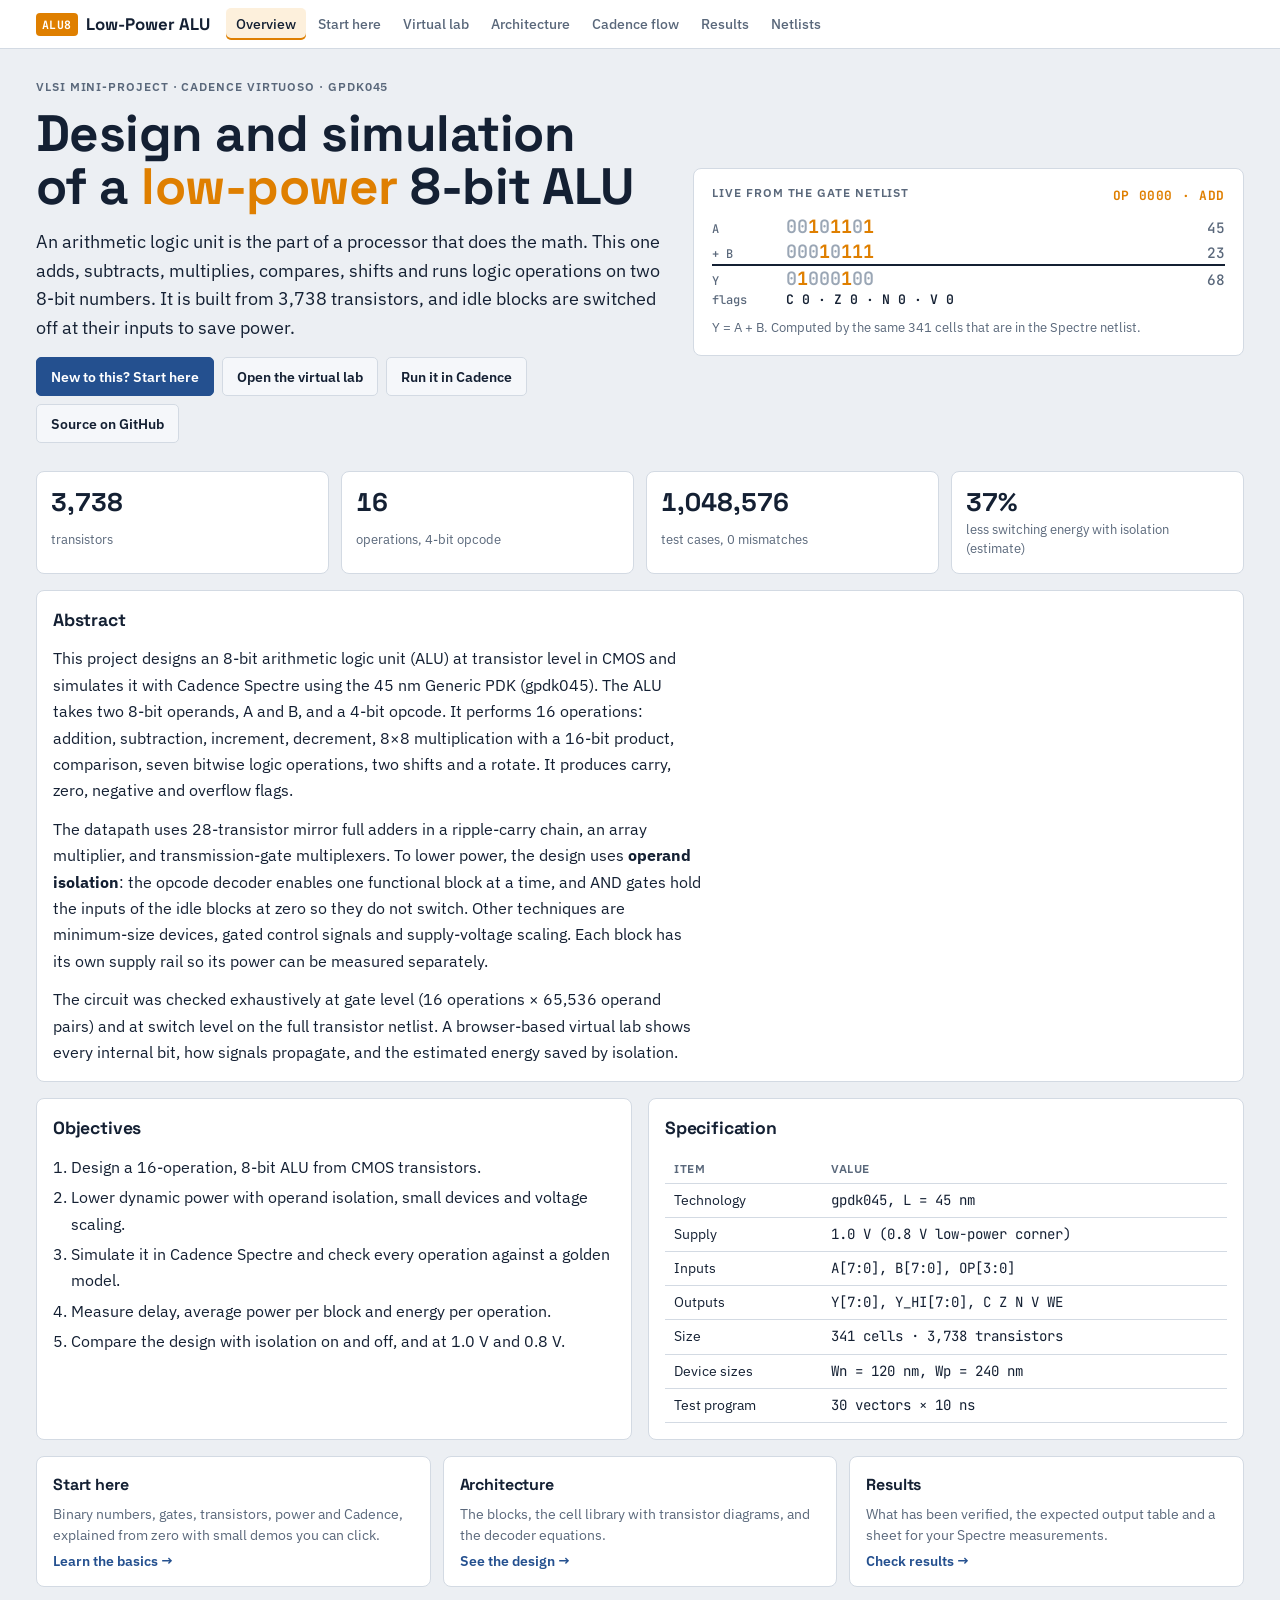
<file: index.html>
<!doctype html>
<html lang="en">
<head>
<meta charset="utf-8">
<meta name="viewport" content="width=device-width, initial-scale=1, viewport-fit=cover">
<title>Low-Power 8-Bit ALU</title>
<meta name="claude:viewport-fit-sides" content="cover">
<link rel="preconnect" href="https://fonts.googleapis.com">
<link rel="preconnect" href="https://fonts.gstatic.com" crossorigin>
<link rel="stylesheet" href="https://fonts.googleapis.com/css2?family=IBM+Plex+Sans:wght@400;500;600&family=JetBrains+Mono:wght@400;600;700&family=Space+Grotesk:wght@500;700&display=swap">
<style>

/* Layout: a bench instrument. Controls and readout up top, then the circuit, then timing,
   power and waveforms, like the panels of a logic analyser. Logic 1 = amber, logic 0 = slate. */
:root {
  --bg: #eceff3; --panel: #ffffff; --panel-2: #f5f7fa; --ink: #142033; --muted: #5a687b;
  --line: #d3dae3; --hi: #df7f00; --hi-soft: #fdf0dc; --lo: #9aa6b5; --accent: #24508f;
  --u-arith: #13806b; --u-mul: #7b4bc4; --u-logic: #2c6fd6; --u-shift: #c03a70; --u-ctrl: #5a687b;
  --good: #1d7a3e; --bad: #b42318; --warn: #a15c00;
  --f-display: "Space Grotesk", "Segoe UI", system-ui, sans-serif;
  --f-body: "IBM Plex Sans", "Segoe UI", system-ui, sans-serif;
  --f-mono: "JetBrains Mono", Consolas, "Courier New", monospace;
}
@media (prefers-color-scheme: dark) { :root:not([data-theme="light"]) {
  --bg: #0d131b; --panel: #141c27; --panel-2: #1a2330; --ink: #e3e9f1; --muted: #8e9cb0;
  --line: #273345; --hi: #ffb23e; --hi-soft: #3a2a12; --lo: #4d5b6c; --accent: #86acef;
  --u-arith: #3cc6a3; --u-mul: #b08af0; --u-logic: #6ea3ff; --u-shift: #f0739f; --u-ctrl: #8e9cb0;
  --good: #4cc27a; --bad: #ff7b6e; --warn: #f0b050; color-scheme: dark; } }
:root[data-theme="dark"] {
  --bg: #0d131b; --panel: #141c27; --panel-2: #1a2330; --ink: #e3e9f1; --muted: #8e9cb0;
  --line: #273345; --hi: #ffb23e; --hi-soft: #3a2a12; --lo: #4d5b6c; --accent: #86acef;
  --u-arith: #3cc6a3; --u-mul: #b08af0; --u-logic: #6ea3ff; --u-shift: #f0739f; --u-ctrl: #8e9cb0;
  --good: #4cc27a; --bad: #ff7b6e; --warn: #f0b050; color-scheme: dark; }

* { box-sizing: border-box; }
body { background: var(--bg); color: var(--ink); font: 15px/1.5 var(--f-body); }
.wrap { max-width: 1240px; margin: 0 auto; padding-block: 20px 48px;
  padding-left: max(16px, env(safe-area-inset-left, 0px)); padding-right: max(16px, env(safe-area-inset-right, 0px));
  display: grid; gap: 16px; }
h1, h2, h3 { font-family: var(--f-display); margin: 0; text-wrap: balance; letter-spacing: -0.01em; }
h1 { font-size: 1.7rem; }
h2 { font-size: 1.1rem; }
p { margin: 0; }
.mono { font-family: var(--f-mono); font-variant-numeric: tabular-nums; }
.muted { color: var(--muted); }
.small { font-size: 0.82rem; }
.eyebrow { font: 600 0.72rem/1 var(--f-body); letter-spacing: 0.08em; text-transform: uppercase; color: var(--muted); }

header.top { display: flex; flex-wrap: wrap; align-items: end; justify-content: space-between; gap: 12px; }
header.top .chips { display: flex; flex-wrap: wrap; gap: 6px; }
.chip { font: 500 0.78rem/1 var(--f-mono); padding: 6px 9px; border: 1px solid var(--line); border-radius: 4px; background: var(--panel); color: var(--muted); }
.chip b { color: var(--ink); font-weight: 600; }

.card { background: var(--panel); border: 1px solid var(--line); border-radius: 8px; padding: 16px; min-width: 0; display: grid; gap: 12px; align-content: start; }
.card-head { display: flex; flex-wrap: wrap; justify-content: space-between; align-items: baseline; gap: 8px; }
.grid2 { display: grid; grid-template-columns: minmax(0, 1fr) minmax(0, 1fr); gap: 16px; }
@media (max-width: 900px) { .grid2 { grid-template-columns: minmax(0, 1fr); } }

/* ---------- operand bit switches */
.operand { display: grid; gap: 6px; }
.operand-row { display: flex; flex-wrap: wrap; gap: 10px; align-items: center; }
.bits { display: grid; grid-template-columns: repeat(8, minmax(0, 40px)); gap: 4px; }
.bitbtn { width: auto; min-width: 0; height: 46px; border-radius: 5px; border: 1px solid var(--line); background: var(--panel-2);
  font: 700 1.15rem/1 var(--f-mono); color: var(--lo); cursor: pointer; display: grid; place-items: center; padding: 4px 0 2px; }
.bitbtn small { font: 500 0.6rem/1 var(--f-mono); color: var(--muted); }
.bitbtn[aria-pressed="true"] { background: var(--hi-soft); color: var(--hi); border-color: var(--hi); }
.bitbtn:focus-visible, button:focus-visible, input:focus-visible, select:focus-visible { outline: 2px solid var(--accent); outline-offset: 2px; }
.numbox { display: flex; gap: 8px; align-items: center; font-size: 0.85rem; color: var(--muted); }
.numbox input { width: 64px; font: 600 0.95rem var(--f-mono); padding: 5px 6px; border: 1px solid var(--line); border-radius: 4px; background: var(--panel-2); color: var(--ink); }
.operand.unused .bits { opacity: 0.45; }

.opgrid { display: grid; grid-template-columns: repeat(4, minmax(0, 1fr)); gap: 6px; }
.opbtn { text-align: left; border: 1px solid var(--line); border-left: 4px solid var(--uc); border-radius: 5px; background: var(--panel-2);
  color: var(--ink); padding: 6px 8px; cursor: pointer; display: grid; gap: 1px; font-family: var(--f-body); }
.opbtn .code { font: 500 0.7rem var(--f-mono); color: var(--muted); }
.opbtn .mn { font: 700 0.95rem var(--f-mono); }
.opbtn[aria-pressed="true"] { background: var(--uc); color: var(--panel); border-color: var(--uc); }
.opbtn[aria-pressed="true"] .code { color: var(--panel); opacity: 0.85; }
.u-arith { --uc: var(--u-arith); } .u-mul { --uc: var(--u-mul); } .u-logic { --uc: var(--u-logic); } .u-shift { --uc: var(--u-shift); } .u-ctrl { --uc: var(--u-ctrl); }

.controls { display: flex; flex-wrap: wrap; gap: 8px; align-items: center; }
button.btn { font: 600 0.85rem var(--f-body); padding: 7px 12px; border-radius: 5px; border: 1px solid var(--line); background: var(--panel-2); color: var(--ink); cursor: pointer; }
button.btn.primary { background: var(--accent); border-color: var(--accent); color: var(--panel); }
.switch { display: inline-flex; gap: 8px; align-items: center; font-size: 0.88rem; cursor: pointer; }
.switch input { width: 18px; height: 18px; accent-color: var(--accent); }

/* ---------- result */
.leds { display: grid; grid-template-columns: repeat(8, minmax(0, 40px)); gap: 4px; }
.led { min-width: 0; height: 40px; border-radius: 5px; display: grid; place-items: center; font: 700 1.2rem/1 var(--f-mono);
  background: var(--panel-2); color: var(--lo); border: 1px solid var(--line); }
.led.on { background: var(--hi); color: var(--panel); border-color: var(--hi); }
.led.dim { opacity: 0.4; }
.flags { display: flex; gap: 6px; flex-wrap: wrap; }
.flag { display: grid; justify-items: center; gap: 3px; width: 62px; }
.flag .led { width: 46px; height: 34px; font-size: 1rem; }
.flag span { font: 500 0.68rem/1.25 var(--f-mono); color: var(--muted); text-align: center; }
.flag span b { color: var(--ink); font-size: 0.8rem; }
.readout { display: flex; flex-wrap: wrap; gap: 6px 18px; font-size: 0.9rem; }
.readout b { font: 700 1.25rem var(--f-mono); }
.op-sentence { font: 600 1.05rem var(--f-mono); }

table.cols { border-collapse: collapse; font: 0.92rem/1.25 var(--f-mono); font-variant-numeric: tabular-nums; }
table.cols td, table.cols th { padding: 2px 5px; text-align: center; white-space: nowrap; }
table.cols th { font-weight: 500; color: var(--muted); font-size: 0.72rem; }
table.cols td.lab { text-align: left; color: var(--muted); font-family: var(--f-body); font-size: 0.82rem; padding-right: 10px; }
table.cols td.dec { text-align: left; color: var(--ink); padding-left: 12px; }
table.cols tr.sum td { border-top: 2px solid var(--ink); }
table.cols tr.sel td:not(.lab) { background: var(--hi-soft); }
table.cols tr.sel td.lab { color: var(--ink); font-weight: 600; }
.b1 { color: var(--hi); font-weight: 700; } .b0 { color: var(--lo); }
.scroll-x { overflow-x: auto; min-width: 0; }
.note { font-size: 0.88rem; color: var(--muted); max-width: 70ch; }
.note b { color: var(--ink); }

/* ---------- svg diagram */
svg text { font-family: var(--f-body); }
svg .t-mono { font-family: var(--f-mono); }
svg .s1 { fill: var(--hi); font-weight: 700; } svg .s0 { fill: var(--lo); }
svg .ink { fill: var(--ink); } svg .mut { fill: var(--muted); }
svg .wire { stroke: var(--lo); stroke-width: 2; fill: none; }
svg .wire.live { stroke: var(--hi); }
svg .box { fill: var(--panel-2); stroke: var(--line); stroke-width: 1.5; }
svg .box.active { stroke: var(--uc); stroke-width: 2.5; }
svg .box.idle { stroke-dasharray: 5 4; }
svg .ubar { fill: var(--uc); }
svg .warnt { fill: var(--warn); }
#diagram { width: 100%; min-width: 760px; height: auto; display: block; }

/* ---------- propagation + power */
.scrub { display: flex; flex-wrap: wrap; gap: 10px; align-items: center; }
.scrub input[type=range] { flex: 1 1 200px; accent-color: var(--hi); }
.kv { display: grid; grid-template-columns: auto 1fr; gap: 4px 14px; font-size: 0.88rem; }
.kv dt { color: var(--muted); } .kv dd { margin: 0; font-family: var(--f-mono); font-variant-numeric: tabular-nums; }
.bars { display: grid; gap: 8px; }
.barrow { display: grid; grid-template-columns: 92px minmax(0, 1fr) 96px; gap: 8px; align-items: center; font-size: 0.85rem; }
.barrow .track { display: flex; height: 18px; background: var(--panel-2); border-radius: 3px; overflow: hidden; }
.barrow .track i { display: block; height: 100%; background: var(--uc); }
.barrow .val { font-family: var(--f-mono); text-align: right; font-variant-numeric: tabular-nums; }
.legend { display: flex; flex-wrap: wrap; gap: 4px 12px; font-size: 0.78rem; color: var(--muted); }
.legend span::before { content: ""; display: inline-block; width: 10px; height: 10px; border-radius: 2px; background: var(--uc); margin-right: 5px; vertical-align: -1px; }
.saving { font: 700 1.6rem var(--f-display); color: var(--good); }
.pill { display: inline-block; font: 600 0.75rem var(--f-mono); padding: 3px 7px; border-radius: 99px; background: var(--panel-2); border: 1px solid var(--line); }
.pill.good { color: var(--good); border-color: var(--good); }
.pill.bad { color: var(--bad); border-color: var(--bad); }
.pill.warn { color: var(--warn); border-color: var(--warn); }

#wave { display: block; }
#wave .slot { cursor: pointer; }
#wave .slot:hover rect.hit { fill: var(--hi-soft); }
table.optable { border-collapse: collapse; width: 100%; font-size: 0.86rem; }
table.optable th, table.optable td { text-align: left; padding: 5px 8px; border-bottom: 1px solid var(--line); white-space: nowrap; }
table.optable th { font-size: 0.72rem; color: var(--muted); font-weight: 600; letter-spacing: 0.05em; text-transform: uppercase; }
table.optable td.code { font-family: var(--f-mono); }
table.optable tr { cursor: pointer; }
table.optable tr:hover td { background: var(--panel-2); }
.dot { display: inline-block; width: 9px; height: 9px; border-radius: 50%; background: var(--uc); margin-right: 6px; }
@media (prefers-reduced-motion: reduce) { * { transition: none !important; animation: none !important; } }
@media (max-width: 520px) {
  .opgrid { grid-template-columns: repeat(2, minmax(0, 1fr)); }
  .barrow { grid-template-columns: 70px minmax(0, 1fr) 80px; }
}


/* ================= site layer ================= */
/* Layout: a project site with a sticky instrument-style nav; each section is a hash-routed view. */
[hidden] { display: none !important; }
body { margin: 0; }
body::before { content: ""; position: fixed; inset: 0 0 auto; height: env(safe-area-inset-top, 0px); z-index: 30; background: var(--panel); }
.nav { position: sticky; top: env(safe-area-inset-top, 0px); z-index: 20; background: var(--panel); border-bottom: 1px solid var(--line); }
.nav-in { max-width: 1240px; margin: 0 auto; display: flex; align-items: center; gap: 16px;
  padding-block: 8px; padding-left: max(16px, env(safe-area-inset-left, 0px)); padding-right: max(16px, env(safe-area-inset-right, 0px)); }
.brand { display: flex; align-items: center; gap: 8px; font: 700 1.05rem var(--f-display); color: var(--ink); text-decoration: none; white-space: nowrap; }
.brand .mark { font: 700 0.72rem var(--f-mono); padding: 4px 6px; border-radius: 4px; background: var(--hi); color: var(--panel); letter-spacing: 0.04em; }
.nav-links { display: flex; gap: 2px; overflow-x: auto; min-width: 0; scrollbar-width: thin; }
.nav-links a { font: 500 0.88rem var(--f-body); color: var(--muted); text-decoration: none; padding: 7px 10px; border-radius: 5px; white-space: nowrap; }
.nav-links a:hover { color: var(--ink); background: var(--panel-2); }
.nav-links a[aria-current="page"] { color: var(--ink); background: var(--hi-soft); box-shadow: inset 0 -2px 0 var(--hi); }
.nav-links a:focus-visible, a:focus-visible { outline: 2px solid var(--accent); outline-offset: 2px; }

.prose { max-width: 72ch; display: grid; gap: 12px; }
.prose p, .prose li { font-size: 1rem; line-height: 1.65; }
.prose ul, .prose ol { margin: 0; padding-left: 1.2em; display: grid; gap: 4px; }
.prose h3 { font-size: 1.05rem; margin-top: 6px; }
.prose code, .prose kbd { font: 0.88em var(--f-mono); background: var(--panel-2); border: 1px solid var(--line); border-radius: 3px; padding: 0 4px; }
a { color: var(--accent); }
.lead { font-size: 1.12rem; line-height: 1.6; color: var(--ink); max-width: 64ch; }

/* hero */
.hero { display: grid; grid-template-columns: minmax(0, 1.15fr) minmax(0, 1fr); gap: 24px; align-items: center; padding-block: 12px; }
@media (max-width: 900px) { .hero { grid-template-columns: minmax(0, 1fr); } }
.hero h1 { font-size: clamp(2rem, 5vw, 3.2rem); line-height: 1.05; }
.hero h1 em { font-style: normal; color: var(--hi); }
.hero .ctas { display: flex; flex-wrap: wrap; gap: 8px; }
a.btn { display: inline-block; text-decoration: none; font: 600 0.9rem var(--f-body); padding: 9px 14px; border-radius: 5px; border: 1px solid var(--line); background: var(--panel-2); color: var(--ink); }
a.btn.primary { background: var(--accent); border-color: var(--accent); color: var(--panel); }
.ticker { background: var(--panel); border: 1px solid var(--line); border-radius: 8px; padding: 18px; display: grid; gap: 10px; }
.ticker .row { display: grid; grid-template-columns: 64px minmax(0, 1fr) auto; gap: 10px; align-items: baseline; font: 600 1.15rem var(--f-mono); }
.ticker .row .lab { font: 500 0.75rem var(--f-mono); color: var(--muted); }
.ticker .row .dec { font: 500 0.9rem var(--f-mono); color: var(--muted); text-align: right; }
.ticker .rule { border-top: 2px solid var(--ink); }
.ticker .op { font: 700 0.8rem var(--f-mono); color: var(--hi); letter-spacing: 0.05em; }
.stats { display: grid; grid-template-columns: repeat(4, minmax(0, 1fr)); gap: 12px; }
@media (max-width: 720px) { .stats { grid-template-columns: repeat(2, minmax(0, 1fr)); } }
.stat { background: var(--panel); border: 1px solid var(--line); border-radius: 8px; padding: 14px; display: grid; gap: 2px; }
.stat b { font: 700 1.6rem var(--f-display); font-variant-numeric: tabular-nums; }
.stat span { font-size: 0.82rem; color: var(--muted); }
.cards3 { display: grid; grid-template-columns: repeat(3, minmax(0, 1fr)); gap: 12px; }
@media (max-width: 900px) { .cards3 { grid-template-columns: minmax(0, 1fr); } }
a.go { display: grid; gap: 6px; text-decoration: none; color: var(--ink); background: var(--panel); border: 1px solid var(--line); border-radius: 8px; padding: 16px; }
a.go:hover { border-color: var(--accent); }
a.go h3 { font-size: 1rem; }
a.go p { font-size: 0.9rem; color: var(--muted); }
a.go .arrow { font: 600 0.85rem var(--f-body); color: var(--accent); }

table.data { border-collapse: collapse; width: 100%; font-size: 0.88rem; }
table.data th, table.data td { text-align: left; padding: 6px 9px; border-bottom: 1px solid var(--line); vertical-align: top; }
table.data th { font-size: 0.72rem; color: var(--muted); font-weight: 600; letter-spacing: 0.05em; text-transform: uppercase; white-space: nowrap; }
table.data td.m, table.data th.m { font-family: var(--f-mono); font-variant-numeric: tabular-nums; white-space: nowrap; }
table.data input { width: 74px; font: 0.85rem var(--f-mono); padding: 3px 5px; border: 1px solid var(--line); border-radius: 3px; background: var(--panel-2); color: var(--ink); }

/* code */
.code { position: relative; background: var(--panel-2); border: 1px solid var(--line); border-radius: 6px; min-width: 0; }
.code pre { margin: 0; padding: 12px 14px; overflow-x: auto; font: 0.82rem/1.55 var(--f-mono); color: var(--ink); }
.code .copy { position: absolute; top: 6px; right: 6px; font: 600 0.72rem var(--f-body); padding: 4px 8px; border-radius: 4px; border: 1px solid var(--line); background: var(--panel); color: var(--muted); cursor: pointer; }
.code.tall pre { max-height: 560px; }
.tabs { display: flex; flex-wrap: wrap; gap: 6px; }
.tabs button { font: 600 0.82rem var(--f-mono); padding: 6px 10px; border-radius: 5px; border: 1px solid var(--line); background: var(--panel-2); color: var(--muted); cursor: pointer; }
.tabs button[aria-selected="true"] { background: var(--hi-soft); border-color: var(--hi); color: var(--ink); }

/* steps */
ol.steps { list-style: none; padding: 0; margin: 0; display: grid; gap: 14px; counter-reset: s; }
ol.steps > li { counter-increment: s; display: grid; grid-template-columns: 36px minmax(0, 1fr); gap: 12px; }
ol.steps > li::before { content: counter(s); width: 30px; height: 30px; border-radius: 50%; display: grid; place-items: center; font: 700 0.9rem var(--f-mono); background: var(--hi-soft); color: var(--hi); border: 1px solid var(--hi); }
ol.steps > li > div { display: grid; gap: 8px; min-width: 0; }
.blocks { display: grid; grid-template-columns: repeat(2, minmax(0, 1fr)); gap: 12px; }
@media (max-width: 800px) { .blocks { grid-template-columns: minmax(0, 1fr); } }
.block { border: 1px solid var(--line); border-left: 4px solid var(--uc); border-radius: 6px; padding: 12px 14px; background: var(--panel); display: grid; gap: 6px; }
.block h3 { font-size: 1rem; display: flex; justify-content: space-between; gap: 8px; flex-wrap: wrap; }
.block h3 span { font: 500 0.75rem var(--f-mono); color: var(--muted); }
.block p { font-size: 0.9rem; }
.cellgrid { display: grid; grid-template-columns: repeat(auto-fill, minmax(230px, 1fr)); gap: 12px; }
.cell { border: 1px solid var(--line); border-radius: 6px; padding: 10px; background: var(--panel); display: grid; gap: 6px; }
.cell svg { width: 100%; height: auto; max-height: 260px; }
.cell h3 { font-size: 0.95rem; display: flex; justify-content: space-between; }
.cell h3 span { font: 500 0.75rem var(--f-mono); color: var(--muted); }
.cell p { font-size: 0.84rem; color: var(--muted); }
svg .w { stroke: var(--ink); stroke-width: 1.6; fill: none; }
svg .w2 { stroke: var(--ink); stroke-width: 2.6; fill: none; }
svg .bub { stroke: var(--ink); stroke-width: 1.6; fill: var(--panel); }
svg .gl { font: 600 12px var(--f-mono); fill: var(--accent); }
svg .nl { font: 500 11px var(--f-mono); fill: var(--muted); }
svg .on .w, svg .on .w2 { stroke: var(--hi); }
svg .pathon { stroke: var(--hi); stroke-width: 3; fill: none; }
svg .boxs { fill: var(--panel-2); stroke: var(--line); stroke-width: 1.4; }
svg .ink { fill: var(--ink); }

/* ---------- Start-here chapters */
.toc { gap: 8px; }
.tocl { margin: 0; padding-left: 1.4em; columns: 2 260px; column-gap: 28px; }
.tocl li { padding: 3px 0; break-inside: avoid; }
.tocl a { color: var(--ink); text-decoration: none; border-bottom: 1px solid var(--line); }
.tocl a:hover { color: var(--accent); border-color: var(--accent); }
.chapter { scroll-margin-top: calc(env(safe-area-inset-top, 0px) + 64px); gap: 14px; }
.chead { display: flex; align-items: center; gap: 12px; }
.chn { width: 34px; height: 34px; border-radius: 50%; display: grid; place-items: center; flex: none;
  font: 700 0.95rem var(--f-mono); background: var(--hi-soft); color: var(--hi); border: 1px solid var(--hi); }
.chead h2 { font-size: 1.3rem; }
.ch-grid { display: grid; grid-template-columns: minmax(0, 1.2fr) minmax(0, 1fr); gap: 20px; align-items: start; }
@media (max-width: 900px) { .ch-grid { grid-template-columns: minmax(0, 1fr); } }
.widget { background: var(--panel-2); border: 1px solid var(--line); border-radius: 8px; padding: 14px; display: grid; gap: 10px; min-width: 0; align-content: start; }
.wsvg { width: 100%; height: auto; max-height: 280px; }
.wout { font: 600 1rem/1.5 var(--f-mono); font-variant-numeric: tabular-nums; overflow-wrap: anywhere; }
.winput { width: 76px; font: 600 0.95rem var(--f-mono); padding: 5px 6px; border: 1px solid var(--line); border-radius: 4px; background: var(--panel); color: var(--ink); }
.winput.wide { width: min(100%, 320px); font-family: var(--f-body); font-weight: 400; }
.analogy { background: var(--hi-soft); border-radius: 6px; padding: 10px 12px; font-size: 0.95rem; line-height: 1.55; }
.center { text-align: center; }
.formula { font: 700 1.5rem var(--f-mono); text-align: center; padding: 6px 0; }
.gate-io { display: flex; flex-wrap: wrap; align-items: center; gap: 8px; }
.gate-io .bitbtn { width: 44px; }
.gate-io .led { width: 44px; }
.arrowr { font: 700 1.2rem var(--f-mono); color: var(--muted); }
table.data.rules td, table.data.rules th { white-space: nowrap; }
table.tt { border-collapse: collapse; font: 0.9rem var(--f-mono); }
table.tt td, table.tt th { padding: 3px 12px; text-align: center; border-bottom: 1px solid var(--line); }
table.tt th { color: var(--muted); font-size: 0.75rem; }
table.tt tr.cur td { background: var(--hi-soft); font-weight: 700; }
.sliders { display: grid; grid-template-columns: auto minmax(0, 1fr) 76px; gap: 8px 10px; align-items: center; font-size: 0.85rem; }
.sliders input { accent-color: var(--hi); min-width: 0; }
.sliders span { text-align: right; }
ol.flow { list-style: none; margin: 0; padding: 0; display: grid; gap: 6px; counter-reset: f; }
ol.flow li { counter-increment: f; display: grid; grid-template-columns: 26px minmax(0, 1fr); column-gap: 8px; font-size: 0.9rem; }
ol.flow li::before { content: counter(f); grid-row: span 2; width: 24px; height: 24px; border-radius: 50%; display: grid; place-items: center; font: 700 0.75rem var(--f-mono); background: var(--panel); border: 1px solid var(--line); }
ol.flow li span { color: var(--muted); font-size: 0.82rem; }
.quiz { display: grid; gap: 8px; }
.quiz details { border: 1px solid var(--line); border-radius: 6px; padding: 10px 12px; background: var(--panel-2); }
.quiz summary { cursor: pointer; font-weight: 600; }
.quiz details p { margin-top: 8px; color: var(--ink); line-height: 1.6; }
#gl td:first-child { font-weight: 600; white-space: nowrap; }

</style>

<nav class="nav" aria-label="Site">
  <div class="nav-in">
    <a class="brand" href="#overview"><span class="mark">ALU8</span><span>Low-Power ALU</span></a>
    <div class="nav-links" id="navlinks">
      <a href="#overview">Overview</a>
      <a href="#start">Start here</a>
      <a href="#lab">Virtual lab</a>
      <a href="#architecture">Architecture</a>
      <a href="#cadence">Cadence flow</a>
      <a href="#results">Results</a>
      <a href="#netlists">Netlists</a>
    </div>
  </div>
</nav>

<!-- ======================= OVERVIEW ======================= -->
<main id="v-overview" class="view wrap">
  <section class="hero">
    <div style="display:grid;gap:14px">
      <div class="eyebrow">VLSI mini-project · Cadence Virtuoso · gpdk045</div>
      <h1>Design and simulation of a <em>low-power</em> 8-bit ALU</h1>
      <p class="lead">An arithmetic logic unit is the part of a processor that does the math. This one adds, subtracts, multiplies, compares, shifts and runs logic operations on two 8-bit numbers. It is built from 3,738 transistors, and idle blocks are switched off at their inputs to save power.</p>
      <div class="ctas"><a class="btn primary" href="#start">New to this? Start here</a><a class="btn" href="#lab">Open the virtual lab</a><a class="btn" href="#cadence">Run it in Cadence</a><a class="btn" href="https://github.com/Afzalkhan001/low-power-8bit-ALU" target="_blank" rel="noopener">Source on GitHub</a></div>
    </div>
    <div class="ticker" aria-live="polite">
      <div style="display:flex;justify-content:space-between"><span class="eyebrow">Live from the gate netlist</span><span class="op" id="tkOp"></span></div>
      <div id="tk"></div>
      <p class="small muted" id="tkNote"></p>
    </div>
  </section>

  <section class="stats" id="stats"></section>

  <section class="card">
    <h2>Abstract</h2>
    <div class="prose">
      <p>This project designs an 8-bit arithmetic logic unit (ALU) at transistor level in CMOS and simulates it with Cadence Spectre using the 45 nm Generic PDK (gpdk045). The ALU takes two 8-bit operands, A and B, and a 4-bit opcode. It performs 16 operations: addition, subtraction, increment, decrement, 8×8 multiplication with a 16-bit product, comparison, seven bitwise logic operations, two shifts and a rotate. It produces carry, zero, negative and overflow flags.</p>
      <p>The datapath uses 28-transistor mirror full adders in a ripple-carry chain, an array multiplier, and transmission-gate multiplexers. To lower power, the design uses <b>operand isolation</b>: the opcode decoder enables one functional block at a time, and AND gates hold the inputs of the idle blocks at zero so they do not switch. Other techniques are minimum-size devices, gated control signals and supply-voltage scaling. Each block has its own supply rail so its power can be measured separately.</p>
      <p>The circuit was checked exhaustively at gate level (16 operations × 65,536 operand pairs) and at switch level on the full transistor netlist. A browser-based virtual lab shows every internal bit, how signals propagate, and the estimated energy saved by isolation.</p>
    </div>
  </section>

  <section class="grid2">
    <div class="card">
      <h2>Objectives</h2>
      <div class="prose"><ol>
        <li>Design a 16-operation, 8-bit ALU from CMOS transistors.</li>
        <li>Lower dynamic power with operand isolation, small devices and voltage scaling.</li>
        <li>Simulate it in Cadence Spectre and check every operation against a golden model.</li>
        <li>Measure delay, average power per block and energy per operation.</li>
        <li>Compare the design with isolation on and off, and at 1.0 V and 0.8 V.</li>
      </ol></div>
    </div>
    <div class="card">
      <h2>Specification</h2>
      <div class="scroll-x"><table class="data">
        <tr><th>Item</th><th>Value</th></tr>
        <tr><td>Technology</td><td class="m">gpdk045, L = 45 nm</td></tr>
        <tr><td>Supply</td><td class="m">1.0 V (0.8 V low-power corner)</td></tr>
        <tr><td>Inputs</td><td class="m">A[7:0], B[7:0], OP[3:0]</td></tr>
        <tr><td>Outputs</td><td class="m">Y[7:0], Y_HI[7:0], C Z N V WE</td></tr>
        <tr><td>Size</td><td class="m">341 cells · 3,738 transistors</td></tr>
        <tr><td>Device sizes</td><td class="m">Wn = 120 nm, Wp = 240 nm</td></tr>
        <tr><td>Test program</td><td class="m">30 vectors × 10 ns</td></tr>
      </table></div>
    </div>
  </section>

  <section class="cards3">
    <a class="go" href="#start"><h3>Start here</h3><p>Binary numbers, gates, transistors, power and Cadence, explained from zero with small demos you can click.</p><span class="arrow">Learn the basics →</span></a>
    <a class="go" href="#architecture"><h3>Architecture</h3><p>The blocks, the cell library with transistor diagrams, and the decoder equations.</p><span class="arrow">See the design →</span></a>
    <a class="go" href="#results"><h3>Results</h3><p>What has been verified, the expected output table and a sheet for your Spectre measurements.</p><span class="arrow">Check results →</span></a>
  </section>
</main>

<!-- ======================= START HERE ======================= -->
<main id="v-start" class="view wrap" hidden>
  <header class="top"><div>
    <div class="eyebrow">For first-year B.Tech students · no background needed</div>
    <h1>Start here: what is what</h1>
    <p class="lead">This page explains every idea used in the project, starting from what a bit is and ending with how Cadence simulates a chip. Each chapter has a small demo. Click things and watch what changes.</p>
  </div></header>

  <nav class="card toc" aria-label="Chapters">
    <div class="eyebrow">Learning path · read in order, about 40 minutes</div>
    <ol class="tocl">
      <li><a href="#ch-what">What are we building?</a></li>
      <li><a href="#ch-binary">Bits and binary numbers</a></li>
      <li><a href="#ch-add">Adding in binary</a></li>
      <li><a href="#ch-neg">Negative numbers and subtraction</a></li>
      <li><a href="#ch-mul">Multiplying in binary</a></li>
      <li><a href="#ch-logic">Logic gates and bitwise operations</a></li>
      <li><a href="#ch-transistor">Transistors: the switches inside</a></li>
      <li><a href="#ch-blocks">Building blocks: adder, mux, decoder</a></li>
      <li><a href="#ch-alu">Putting the ALU together</a></li>
      <li><a href="#ch-power">Power: why "low-power" matters</a></li>
      <li><a href="#ch-tools">Cadence and simulation</a></li>
      <li><a href="#ch-quiz">Check yourself</a></li>
      <li><a href="#ch-glossary">Glossary</a></li>
    </ol>
  </nav>

  <!-- 1 -->
  <section class="card chapter" id="ch-what">
    <div class="chead"><span class="chn">1</span><h2>What are we building?</h2></div>
    <div class="ch-grid">
      <div class="prose">
        <p>Your phone and laptop have a <b>processor</b> (CPU). Inside every processor there is a small part that does the actual math. It is called the <b>ALU</b>, short for <b>Arithmetic Logic Unit</b>.</p>
        <ul>
          <li><b>Arithmetic</b> means math: add, subtract, multiply.</li>
          <li><b>Logic</b> means yes/no operations on bits: AND, OR, NOT and others.</li>
          <li><b>Unit</b> means it is one block of the chip.</li>
        </ul>
        <p>Our ALU is <b>8-bit</b>: it works on numbers that are 8 binary digits long (0 to 255). It does <b>16 operations</b>. You choose the operation with a 4-bit code called the <b>opcode</b>.</p>
        <p><b>VLSI</b> (Very Large Scale Integration) is the field of building circuits with thousands to billions of transistors on one chip. This project is a small VLSI design: 3,738 transistors.</p>
        <p><b>Low-power</b> means we design it to use as little energy as possible, so batteries last longer and the chip stays cool.</p>
        <div class="analogy"><b>Think of it like this:</b> the ALU is a calculator with 16 buttons. A and B are the two numbers you type. The opcode is the button you press. Y is the answer on the screen. The flags are little warning lights, such as "the answer was zero" or "the answer was too big".</div>
      </div>
      <div class="widget">
        <div class="eyebrow">The ALU from outside</div>
        <svg viewBox="0 0 320 230" class="wsvg" role="img" aria-label="ALU black box">
          <path d="M70 30 L250 30 L250 200 L70 200 Z" class="boxs"/>
          <text x="160" y="110" text-anchor="middle" class="ink" font-size="26" font-weight="700" font-family="var(--f-display)">ALU</text>
          <text x="160" y="132" text-anchor="middle" class="nl">16 operations</text>
          <path d="M10 70 H70 M10 120 H70 M160 0 V30 M250 90 H310 M250 150 H310" class="w"/>
          <text x="10" y="62" class="gl">A (8 bits)</text><text x="10" y="112" class="gl">B (8 bits)</text>
          <text x="166" y="16" class="gl">opcode (4 bits)</text>
          <text x="256" y="82" class="gl" style="fill:var(--hi)">Y answer</text><text x="256" y="142" class="gl" style="fill:var(--hi)">flags</text>
        </svg>
        <p class="small muted">The next chapters open this box, layer by layer.</p>
      </div>
    </div>
  </section>

  <!-- 2 -->
  <section class="card chapter" id="ch-binary">
    <div class="chead"><span class="chn">2</span><h2>Bits and binary numbers</h2></div>
    <div class="ch-grid">
      <div class="prose">
        <p>A chip is made of switches. A switch is either <b>off</b> or <b>on</b>, so a chip stores information as <b>0</b> (off, 0 volts) and <b>1</b> (on, the supply voltage, 1 volt in our chip). One 0-or-1 is a <b>bit</b>. Eight bits make a <b>byte</b>.</p>
        <p>In everyday numbers each place is worth 10× the one to its right (ones, tens, hundreds). In <b>binary</b> each place is worth 2× the one to its right:</p>
        <p class="mono center">128 · 64 · 32 · 16 · 8 · 4 · 2 · 1</p>
        <p>To read a binary number, add up the place values where there is a 1. For example, <span class="mono">00101101</span> = 32 + 8 + 4 + 1 = <b>45</b>.</p>
        <ul>
          <li>The leftmost bit (worth 128) is the <b>MSB</b>, most significant bit. We call it bit 7.</li>
          <li>The rightmost bit (worth 1) is the <b>LSB</b>, least significant bit, bit 0.</li>
          <li>8 bits can hold 0 to 255, which is 256 different values.</li>
          <li><b>Hexadecimal</b> (hex) is a short way to write binary: every 4 bits become one symbol 0–9 or A–F. So 0010 1101 = <span class="mono">2D</span>.</li>
        </ul>
      </div>
      <div class="widget">
        <div class="eyebrow">Try it: click the bits</div>
        <div class="bits" id="w-bin"></div>
        <div class="wout" id="w-bin-out"></div>
        <div class="controls"><label class="small muted" for="w-bin-num">or type a number</label><input class="winput" id="w-bin-num" type="number" min="0" max="255" value="45"></div>
      </div>
    </div>
  </section>

  <!-- 3 -->
  <section class="card chapter" id="ch-add">
    <div class="chead"><span class="chn">3</span><h2>Adding in binary</h2></div>
    <div class="ch-grid">
      <div class="prose">
        <p>You add binary numbers the same way you learned in school: column by column, right to left, carrying when a column gets too big. There are only four cases:</p>
        <div class="scroll-x"><table class="data rules"><tr><th>Column</th><th>Sum</th><th>Write</th><th>Carry to next column</th></tr>
          <tr><td class="m">0 + 0</td><td class="m">0</td><td class="m">0</td><td class="m">0</td></tr>
          <tr><td class="m">0 + 1</td><td class="m">1</td><td class="m">1</td><td class="m">0</td></tr>
          <tr><td class="m">1 + 1</td><td class="m">2</td><td class="m">0</td><td class="m">1</td></tr>
          <tr><td class="m">1 + 1 + 1 (with carry)</td><td class="m">3</td><td class="m">1</td><td class="m">1</td></tr></table></div>
        <p>In the ALU, each column is done by a small circuit called a <b>full adder</b>. Eight of them sit in a row, and each one passes its carry to the next. This is called <b>ripple carry</b>, because the carry ripples from right to left like a wave.</p>
        <p>If the answer needs a 9th bit (more than 255), that extra bit comes out as the <b>carry flag C = 1</b>. For example, 255 + 1 gives 00000000 with C = 1.</p>
      </div>
      <div class="widget">
        <div class="eyebrow">Try it: add two numbers</div>
        <div class="controls"><label class="small muted" for="w-add-a">A</label><input class="winput" id="w-add-a" type="number" min="0" max="255" value="45">
          <label class="small muted" for="w-add-b">B</label><input class="winput" id="w-add-b" type="number" min="0" max="255" value="23"></div>
        <div class="scroll-x" id="w-add"></div>
        <p class="small muted" id="w-add-note"></p>
      </div>
    </div>
  </section>

  <!-- 4 -->
  <section class="card chapter" id="ch-neg">
    <div class="chead"><span class="chn">4</span><h2>Negative numbers and subtraction</h2></div>
    <div class="ch-grid">
      <div class="prose">
        <p>A chip has no minus sign, so it needs a trick to store negative numbers. The trick used everywhere is called <b>two's complement</b>. To get −x from x:</p>
        <ol><li>Flip every bit (0 becomes 1, 1 becomes 0). This is NOT x.</li><li>Add 1.</li></ol>
        <p>With 8 bits, two's complement covers −128 to +127. Any number whose bit 7 is 1 is negative, which is why bit 7 is also the <b>negative flag N</b>.</p>
        <p>This makes subtraction easy: <b>A − B = A + (NOT B) + 1</b>. The ALU does not need a separate subtractor. It flips B with XOR gates, sets the adder's first carry-in to 1, and uses the same adder.</p>
        <p>For subtraction the carry flag means "no borrow": <b>C = 1 when A ≥ B</b>. The <b>overflow flag V</b> turns on when the signed answer does not fit in −128…127, for example 127 + 1.</p>
        <div class="analogy"><b>Think of it like this:</b> a car's odometer at 000 that rolls back one step shows 999. In 8 bits, 0 − 1 rolls back to 11111111, and the chip treats that as −1.</div>
      </div>
      <div class="widget">
        <div class="eyebrow">Try it: make a number negative</div>
        <div class="controls"><label class="small muted" for="w-neg-x">x</label><input class="winput" id="w-neg-x" type="number" min="1" max="127" value="23"></div>
        <div class="scroll-x" id="w-neg"></div>
        <p class="small muted" id="w-neg-note"></p>
      </div>
    </div>
  </section>

  <!-- 5 -->
  <section class="card chapter" id="ch-mul">
    <div class="chead"><span class="chn">5</span><h2>Multiplying in binary</h2></div>
    <div class="ch-grid">
      <div class="prose">
        <p>Binary multiplication is long multiplication like in school, but simpler, because every digit of B is 0 or 1:</p>
        <ul><li>If a bit of B is 1, write A (shifted to that bit's place).</li><li>If it is 0, write zeros.</li><li>Add all the rows.</li></ul>
        <p>Each row is called a <b>partial product</b>. Making one partial-product bit is just an AND gate: a<sub>j</sub> AND b<sub>i</sub>. Our 8×8 multiplier uses 64 AND gates for the partial products and 56 full adders to add the rows. This arrangement is called an <b>array multiplier</b>.</p>
        <p>8 bits × 8 bits can give a 16-bit answer (255 × 255 = 65,025), so the ALU has a second output, <b>Y_HI</b>, for the upper 8 bits.</p>
      </div>
      <div class="widget">
        <div class="eyebrow">Try it: 4-bit × 4-bit</div>
        <div class="controls"><label class="small muted" for="w-mul-a">A</label><input class="winput" id="w-mul-a" type="number" min="0" max="15" value="12">
          <label class="small muted" for="w-mul-b">B</label><input class="winput" id="w-mul-b" type="number" min="0" max="15" value="11"></div>
        <div class="scroll-x" id="w-mul"></div>
      </div>
    </div>
  </section>

  <!-- 6 -->
  <section class="card chapter" id="ch-logic">
    <div class="chead"><span class="chn">6</span><h2>Logic gates and bitwise operations</h2></div>
    <div class="ch-grid">
      <div class="prose">
        <p>A <b>logic gate</b> takes one or two bits in and gives one bit out by a fixed rule. A <b>truth table</b> lists the output for every possible input.</p>
        <ul>
          <li><b>AND</b>: 1 only if both inputs are 1.</li>
          <li><b>OR</b>: 1 if at least one input is 1.</li>
          <li><b>NOT</b>: flips the bit.</li>
          <li><b>XOR</b> (exclusive OR): 1 if the inputs are different.</li>
          <li><b>NAND</b>, <b>NOR</b>, <b>XNOR</b>: the same as AND, OR and XOR followed by NOT.</li>
        </ul>
        <p>A <b>bitwise</b> operation applies a gate to each of the 8 bit positions separately. So A AND B is eight AND gates working side by side.</p>
        <p><b>Shifts</b> move all bits one place. Shift left (SHL) doubles a number, shift right (SHR) halves it. Rotate left (ROL) is a shift left where the bit falling off the left end comes back in on the right.</p>
        <p>NAND and NOR are called <b>universal</b> gates because any other gate can be built from them. In CMOS they are also the cheapest gates, which is why the ALU's logic unit is built around NAND, NOR and XNOR.</p>
      </div>
      <div class="widget">
        <div class="eyebrow">Try it: gate playground</div>
        <div class="tabs" id="w-gate-pick"></div>
        <div class="gate-io">
          <button class="bitbtn" id="w-gate-a" aria-pressed="false"><span>0</span><small>A</small></button>
          <button class="bitbtn" id="w-gate-b" aria-pressed="false"><span>0</span><small>B</small></button>
          <span class="arrowr">→</span>
          <div class="led" id="w-gate-y">0</div><span class="small muted">output</span>
        </div>
        <div class="scroll-x" id="w-gate-tt"></div>
      </div>
    </div>
  </section>

  <!-- 7 -->
  <section class="card chapter" id="ch-transistor">
    <div class="chead"><span class="chn">7</span><h2>Transistors: the switches inside</h2></div>
    <div class="ch-grid">
      <div class="prose">
        <p>A <b>MOSFET transistor</b> is a switch controlled by a voltage. It has three main terminals: the <b>gate</b> (the control), the <b>source</b> and the <b>drain</b> (the two ends of the switch). There are two kinds:</p>
        <ul>
          <li><b>NMOS</b>: the switch closes (conducts) when the gate is <b>1</b>. NMOS is good at pulling a wire down to 0 (ground).</li>
          <li><b>PMOS</b>: the switch closes when the gate is <b>0</b>. It is drawn with a small circle on the gate. PMOS is good at pulling a wire up to 1 (VDD).</li>
        </ul>
        <p><b>CMOS</b> (Complementary MOS) uses both kinds in pairs. In every gate a PMOS network connects the output to VDD and an NMOS network connects it to ground, and only one of them is on at a time. Because there is never a direct path from VDD to ground when the inputs are steady, CMOS uses almost no power while it is not switching. That is why nearly every chip is CMOS.</p>
        <p>The simplest CMOS gate is the <b>inverter</b> (NOT gate): one PMOS on top, one NMOS below. Try it on the right.</p>
        <p>A <b>transmission gate</b> is an NMOS and a PMOS side by side, used as a two-way switch that passes a signal through. The ALU uses them to build multiplexers with fewer transistors.</p>
        <p>The numbers in our netlist, like <code>w=120n l=45n</code>, are the transistor's <b>width</b> and <b>length</b> in nanometres. 45 nm is the technology size. Smaller widths mean less capacitance and less power.</p>
      </div>
      <div class="widget">
        <div class="eyebrow">Try it: CMOS inverter</div>
        <svg viewBox="0 0 240 230" class="wsvg" id="w-inv" role="img" aria-label="CMOS inverter"></svg>
        <div class="controls"><button class="btn primary" id="w-inv-btn">Input a = 0 · click to flip</button></div>
        <p class="small muted" id="w-inv-note"></p>
      </div>
    </div>
  </section>

  <!-- 8 -->
  <section class="card chapter" id="ch-blocks">
    <div class="chead"><span class="chn">8</span><h2>Building blocks: adder, mux, decoder</h2></div>
    <div class="ch-grid">
      <div class="prose">
        <h3>Full adder</h3>
        <p>Adds three bits (a, b and the carry coming in) and gives a sum bit S and a carry out. Its rules: S = a XOR b XOR c<sub>in</sub>, and C<sub>out</sub> = 1 when at least two of the three inputs are 1. Our full adder is the 28-transistor <b>mirror adder</b>, a standard low-power CMOS design.</p>
        <h3>Multiplexer (mux)</h3>
        <p>A selector switch. It has several data inputs and a <b>select</b> input that chooses which one reaches the output. A 4:1 mux uses 2 select bits to pick 1 of 4 inputs. The ALU's output mux picks which block's answer goes to Y.</p>
        <h3>Decoder</h3>
        <p>Turns a code into "one wire on". Our opcode decoder looks at OP[3:0] and turns on exactly one of four enable wires: arithmetic, multiplier, logic or shifter.</p>
        <h3>Buffer</h3>
        <p>Two inverters in a row. The output equals the input, but with a fresh, strong signal. It is used after transmission gates, whose output gets weaker as it passes through.</p>
      </div>
      <div class="widget">
        <div class="eyebrow">Try it: full adder</div>
        <div class="gate-io">
          <button class="bitbtn" data-fa="a" aria-pressed="false"><span>0</span><small>a</small></button>
          <button class="bitbtn" data-fa="b" aria-pressed="false"><span>0</span><small>b</small></button>
          <button class="bitbtn" data-fa="c" aria-pressed="false"><span>0</span><small>cin</small></button>
          <span class="arrowr">→</span>
          <div class="flag"><div class="led" id="w-fa-co">0</div><span><b>Cout</b></span></div>
          <div class="flag"><div class="led" id="w-fa-s">0</div><span><b>S</b></span></div>
        </div>
        <p class="small muted" id="w-fa-note"></p>
        <div class="eyebrow" style="margin-top:8px">Try it: 2:1 mux</div>
        <div class="gate-io">
          <button class="bitbtn" data-mx="d0" aria-pressed="false"><span>0</span><small>d0</small></button>
          <button class="bitbtn" data-mx="d1" aria-pressed="true"><span>1</span><small>d1</small></button>
          <button class="bitbtn" data-mx="s" aria-pressed="false"><span>0</span><small>sel</small></button>
          <span class="arrowr">→</span>
          <div class="led" id="w-mx-y">0</div>
        </div>
        <p class="small muted" id="w-mx-note"></p>
      </div>
    </div>
  </section>

  <!-- 9 -->
  <section class="card chapter" id="ch-alu">
    <div class="chead"><span class="chn">9</span><h2>Putting the ALU together</h2></div>
    <div class="ch-grid">
      <div class="prose">
        <p>Now every piece has a name. Here is what happens when you give the ALU two numbers and an opcode:</p>
        <ol>
          <li>The <b>decoder</b> reads the opcode and switches on one block.</li>
          <li>The <b>isolation gates</b> (AND gates) let A and B into that block only. The other blocks see all zeros.</li>
          <li>The block does its job: the <b>arithmetic unit</b> (adder), the <b>multiplier</b>, the <b>logic unit</b> or the <b>shifter</b>.</li>
          <li>The <b>output mux</b> sends that block's answer to Y.</li>
          <li>The <b>flags</b> are made from the answer.</li>
        </ol>
        <div class="scroll-x"><table class="data"><tr><th>Flag</th><th>Name</th><th>It is 1 when…</th><th>Example</th></tr>
          <tr><td class="m">C</td><td>Carry</td><td>the answer did not fit in 8 bits (ADD), or there was no borrow (SUB), or a bit fell off (shift)</td><td class="m">255 + 1</td></tr>
          <tr><td class="m">Z</td><td>Zero</td><td>every bit of the answer is 0</td><td class="m">5 − 5</td></tr>
          <tr><td class="m">N</td><td>Negative</td><td>bit 7 of the answer is 1</td><td class="m">3 − 5</td></tr>
          <tr><td class="m">V</td><td>Overflow</td><td>the signed answer is outside −128…127</td><td class="m">127 + 1</td></tr>
          <tr><td class="m">WE</td><td>Write enable</td><td>the answer should be saved (0 only for CMP)</td><td class="m">CMP</td></tr></table></div>
        <p><b>CMP</b> (compare) is a subtraction where only the flags matter. Z = 1 means A equals B, and C = 1 means A ≥ B. Processors use this for "if" statements.</p>
      </div>
      <div class="widget">
        <div class="eyebrow">See it all working</div>
        <p class="small">The virtual lab shows every one of these steps live, with every bit coloured: amber is 1, grey is 0.</p>
        <div class="scroll-x"><table class="data" id="w-ops"></table></div>
        <a class="btn primary" href="#lab">Open the virtual lab</a>
      </div>
    </div>
  </section>

  <!-- 10 -->
  <section class="card chapter" id="ch-power">
    <div class="chead"><span class="chn">10</span><h2>Power: why "low-power" matters</h2></div>
    <div class="ch-grid">
      <div class="prose">
        <p>Every wire in a chip acts like a tiny capacitor, a small bucket of charge. When a wire switches from 0 to 1, charge flows in from the supply. When it switches back to 0, that charge is dumped to ground as heat. So <b>a chip uses energy every time a bit flips</b>. This is called <b>dynamic power</b>:</p>
        <p class="formula">P = α · C · V² · f</p>
        <ul>
          <li><b>α</b> (alpha, activity): how often the wires flip. Fewer flips, less power.</li>
          <li><b>C</b>: capacitance, the size of the buckets. Smaller transistors and shorter wires, less power.</li>
          <li><b>V</b>: supply voltage. It is squared, so lowering V helps the most. 0.8 V instead of 1.0 V saves 36%.</li>
          <li><b>f</b>: clock frequency, how many operations per second.</li>
        </ul>
        <p><b>Operand isolation</b> lowers α. Without it, A and B reach all four blocks, so the multiplier works hard even when you only asked for an AND. With it, idle blocks get zeros and their wires stay still.</p>
        <div class="analogy"><b>Think of it like this:</b> a house where every room's lights turn on whenever anyone uses any room. Operand isolation is a switch per room: only the room in use gets light.</div>
        <p>A <b>glitch</b> is a wire that flips more than once before it settles, because inputs arrive at different times. Glitches waste energy too. The virtual lab counts them.</p>
      </div>
      <div class="widget">
        <div class="eyebrow">Try it: dynamic power calculator</div>
        <div class="sliders">
          <label for="w-p-a">α activity</label><input type="range" id="w-p-a" min="0.02" max="0.5" step="0.01" value="0.15"><span class="mono" id="w-p-a-v"></span>
          <label for="w-p-c">C total</label><input type="range" id="w-p-c" min="50" max="1000" step="10" value="400"><span class="mono" id="w-p-c-v"></span>
          <label for="w-p-v">V supply</label><input type="range" id="w-p-v" min="0.6" max="1.2" step="0.05" value="1.0"><span class="mono" id="w-p-v-v"></span>
          <label for="w-p-f">f clock</label><input type="range" id="w-p-f" min="10" max="500" step="10" value="100"><span class="mono" id="w-p-f-v"></span>
        </div>
        <div class="wout" id="w-p-out"></div>
        <p class="small muted">The capacitance here is a made-up example value. Spectre measures the real power of the ALU.</p>
      </div>
    </div>
  </section>

  <!-- 11 -->
  <section class="card chapter" id="ch-tools">
    <div class="chead"><span class="chn">11</span><h2>Cadence and simulation</h2></div>
    <div class="ch-grid">
      <div class="prose">
        <p>Making a real chip costs a lot and takes months, so engineers first <b>simulate</b> it on a computer. <b>Cadence</b> is a company whose software most chip designers use. The pieces used in this project:</p>
        <ul>
          <li><b>PDK</b> (Process Design Kit): files from the chip factory describing how its transistors behave. We use <b>gpdk045</b>, a free teaching kit for a 45 nm process.</li>
          <li><b>Virtuoso</b>: the program where you draw <b>schematics</b>, which are circuit diagrams made of transistors and wires.</li>
          <li><b>Netlist</b>: the circuit as a text file. Every line says which transistor connects to which wires. Our <code>.scs</code> files are netlists.</li>
          <li><b>Spectre</b>: the circuit simulator. It solves the electrical equations and computes every voltage over time.</li>
          <li><b>Transient analysis</b>: a simulation over time. We apply 30 input patterns, 10 ns each, and watch the outputs.</li>
          <li><b>Testbench</b>: the circuit around the design that feeds it inputs (voltage sources) and loads its outputs.</li>
          <li><b>ADE Explorer</b>: the window in Virtuoso where you set up and run simulations.</li>
          <li><b>Waveform</b>: a graph of a voltage against time. A digital 1 shows as high, 0 as low.</li>
          <li><b>OCEAN</b>: Cadence's scripting language. Our script checks all results automatically.</li>
        </ul>
        <p>Before Cadence, this project also checks the design with Python: once at gate level for all 1,048,576 input combinations, and once on the transistor netlist with every transistor treated as an on/off switch.</p>
      </div>
      <div class="widget">
        <div class="eyebrow">The design flow</div>
        <ol class="flow">
          <li><b>Specify</b><span>16 operations, flags, 8-bit inputs</span></li>
          <li><b>Gate design</b><span>model/alu_gates.py, checked in Python</span></li>
          <li><b>Transistor netlist</b><span>cells.scs + alu8.scs</span></li>
          <li><b>Schematic</b><span>drawn in Virtuoso</span></li>
          <li><b>Simulate</b><span>Spectre transient, 300 ns</span></li>
          <li><b>Measure</b><span>delay, power, energy per op</span></li>
          <li><b>Compare</b><span>isolation on/off, 1.0 V vs 0.8 V</span></li>
        </ol>
        <a class="btn" href="#cadence">Step-by-step Cadence guide</a>
      </div>
    </div>
  </section>

  <!-- 12 -->
  <section class="card chapter" id="ch-quiz">
    <div class="chead"><span class="chn">12</span><h2>Check yourself</h2></div>
    <p class="note">Answer in your head, then click to see the answer.</p>
    <div class="quiz" id="quiz"></div>
  </section>

  <!-- 13 -->
  <section class="card chapter" id="ch-glossary">
    <div class="chead"><span class="chn">13</span><h2>Glossary</h2></div>
    <div class="controls"><input class="winput wide" id="gl-q" type="search" placeholder="Search a word, e.g. carry" aria-label="Search glossary"></div>
    <div class="scroll-x"><table class="data" id="gl"></table></div>
  </section>

</main>

<!-- ======================= LAB ======================= -->
<div id="v-lab" class="view" hidden>
<div class="wrap">
  <header class="top">
    <div>
      <div class="eyebrow">Low-power 8-bit ALU · Cadence Virtuoso project</div>
      <h1>ALU8 Virtual Lab</h1>
      <p class="muted small">Flip the input bits and pick an opcode. Every 0 and 1 below comes from simulating the real gate netlist that the Spectre transistor netlist is built from.</p>
    </div>
    <div class="chips" id="chips"></div>
  </header>

  <section class="grid2">
    <!-- INPUTS -->
    <div class="card">
      <div class="card-head"><h2>Inputs</h2><span class="eyebrow">bit 7 (MSB) → bit 0 (LSB)</span></div>
      <div class="operand" id="opA"></div>
      <div class="operand" id="opB"></div>
      <div>
        <div class="eyebrow" style="margin-bottom:6px">Opcode OP[3:0]</div>
        <div class="opgrid" id="opgrid"></div>
      </div>
      <div class="controls">
        <label class="switch"><input type="checkbox" id="iso" checked> Operand isolation (low-power mode)</label>
        <button class="btn" id="rnd">Random A, B</button>
        <button class="btn" id="swap">Swap A ↔ B</button>
      </div>
    </div>

    <!-- RESULT -->
    <div class="card">
      <div class="card-head"><h2>Result</h2><span class="pill" id="unitPill"></span></div>
      <div class="op-sentence" id="sentence"></div>
      <div>
        <div class="eyebrow" style="margin-bottom:6px">Y[7:0]</div>
        <div class="leds" id="ledY"></div>
      </div>
      <div id="yhWrap">
        <div class="eyebrow" style="margin-bottom:6px">Y_HI[7:0] · upper byte of the product (MUL only)</div>
        <div class="leds" id="ledYH"></div>
      </div>
      <div class="flags" id="flags"></div>
      <div class="readout" id="readout"></div>
    </div>
  </section>

  <!-- HOW THE MATH WAS DONE -->
  <section class="card">
    <div class="card-head"><h2 id="detailTitle">How the math was done</h2><span class="eyebrow" id="detailSub"></span></div>
    <div class="scroll-x" id="detail"></div>
    <p class="note" id="detailNote"></p>
  </section>

  <!-- CIRCUIT -->
  <section class="card">
    <div class="card-head"><h2>Circuit view</h2><span class="eyebrow">amber = 1 · slate = 0</span></div>
    <div class="scroll-x"><svg id="diagram" viewBox="0 0 1000 446" role="img" aria-label="ALU block diagram with live bit values"></svg></div>
    <p class="note">The decoder turns the opcode into one enable per block. With operand isolation on, AND gates hold the inputs of every idle block at 0, so those blocks do not switch and burn no dynamic power. The 4:1 transmission-gate mux then passes the active block's result to Y.</p>
  </section>

  <section class="grid2">
    <!-- PROPAGATION -->
    <div class="card">
      <div class="card-head"><h2>Signal propagation</h2><span class="eyebrow">unit-delay simulation</span></div>
      <p class="note">When inputs change, each cell takes one delay to respond. Drag the slider or press play to watch the carry ripple and the outputs settle. Wrong values that flash on the way are glitches, and each glitch costs energy.</p>
      <div class="scrub">
        <button class="btn primary" id="play">Play</button>
        <input type="range" id="step" min="0" max="1" value="1" aria-label="time step">
        <span class="mono" id="stepLabel"></span>
      </div>
      <svg id="spark" viewBox="0 0 520 90" width="100%" height="90" aria-label="toggles per time step"></svg>
      <dl class="kv" id="propStats"></dl>
    </div>

    <!-- POWER -->
    <div class="card">
      <div class="card-head"><h2>Power: isolation on vs off</h2><span class="eyebrow">30-vector test program</span></div>
      <div class="scrub">
        <label class="small muted" for="vdd">VDD</label>
        <input type="range" id="vdd" min="0.6" max="1.2" step="0.05" value="1.0">
        <span class="mono" id="vddLabel">1.00 V</span>
      </div>
      <div class="bars" id="bars"></div>
      <div class="legend" id="legend"></div>
      <div style="display:flex;gap:16px;align-items:baseline;flex-wrap:wrap">
        <div><div class="eyebrow">Energy saved by isolation</div><div class="saving" id="saving"></div></div>
        <p class="note small" id="powerNote"></p>
      </div>
    </div>
  </section>

  <!-- WAVEFORMS -->
  <section class="card">
    <div class="card-head">
      <h2>Waveforms · test program</h2>
      <div class="controls"><button class="btn primary" id="runProg">Run test program</button><span class="pill" id="progPass"></span></div>
    </div>
    <p class="note">These are the same 30 vectors the Spectre testbench applies, one every 10 ns. Click any slot to load it into the inputs.</p>
    <div class="scroll-x"><svg id="wave" height="300"></svg></div>
  </section>

  <!-- OPCODE TABLE -->
  <section class="card">
    <div class="card-head">
      <h2>Opcode table</h2>
      <div class="controls"><button class="btn" id="selftest">Self-test 65,536 vectors</button><span class="pill" id="selftestOut">not run</span></div>
    </div>
    <div class="scroll-x"><table class="optable" id="optable"></table></div>
    <p class="note">Flags: <b>C</b> carry out (for SUB, DEC and CMP, 1 means no borrow), <b>Z</b> result is zero, <b>N</b> bit 7 of Y, <b>V</b> signed overflow (for MUL, the product needs more than 8 bits), <b>WE</b> write enable, 0 only for CMP.</p>
  </section>
</div>


</div>

<!-- ======================= ARCHITECTURE ======================= -->
<main id="v-architecture" class="view wrap" hidden>
  <header class="top"><div><div class="eyebrow">How it is built</div><h1>Architecture</h1></div></header>
  <section class="card">
    <h2>Block diagram</h2>
    <div class="scroll-x"><svg id="archsvg" viewBox="0 0 980 360" style="width:100%;min-width:720px;height:auto" role="img" aria-label="ALU block diagram"></svg></div>
    <p class="note">One opcode selects one block. The decoder raises that block's enable, the isolation AND gates let operands through only to that block, and the output mux picks its result.</p>
  </section>
  <section class="card">
    <h2>Blocks</h2>
    <div class="blocks" id="blocks"></div>
  </section>
  <section class="card">
    <div class="card-head"><h2>Cell library</h2><span class="eyebrow">every cell in cells.scs</span></div>
    <div class="cellgrid" id="cellgrid"></div>
    <div class="scroll-x"><table class="data" id="celltable"></table></div>
  </section>
  <section class="card">
    <h2>Decoder and control equations</h2>
    <div class="code"><button class="copy">Copy</button><pre id="eqs"></pre></div>
  </section>
</main>

<!-- ======================= CADENCE ======================= -->
<main id="v-cadence" class="view wrap" hidden>
  <header class="top"><div><div class="eyebrow">From netlist to waveforms</div><h1>Cadence flow</h1>
    <p class="muted small">Do these steps on the Linux machine that has Cadence Virtuoso and Spectre.</p></div></header>
  <section class="card">
    <ol class="steps" id="cadsteps"></ol>
  </section>
  <section class="card">
    <h2>Measurements</h2>
    <div class="scroll-x"><table class="data">
      <tr><th>Quantity</th><th>How to measure</th></tr>
      <tr><td>Functional check</td><td>Sample each output at (k+1)·10 ns − 1 ns and compare with the expected table on the Results page.</td></tr>
      <tr><td>Worst-case adder delay</td><td>Vector 1, ADD FF + 01: the carry ripples through all 8 adders. Delay from the input edge at 10 ns to Z rising, at VDD/2.</td></tr>
      <tr><td>Multiplier delay</td><td>Vector 11, MUL FF × FF: input edge at 110 ns until the last Y_HI bit settles.</td></tr>
      <tr><td>Power per block</td><td class="m">-average(IT("/Varith/PLUS")) * vdd</td></tr>
      <tr><td>Energy per operation</td><td>Total power × 10 ns</td></tr>
      <tr><td>Isolation saving</td><td>Run with isooff = 0 and 1. Saving = 1 − P(on) / P(off)</td></tr>
      <tr><td>Voltage scaling</td><td>Parametric sweep vdd = 0.8, 0.9, 1.0. The functional table must still pass.</td></tr>
    </table></div>
  </section>
  <section class="card">
    <h2>Troubleshooting</h2>
    <div class="scroll-x"><table class="data">
      <tr><th>Problem</th><th>Fix</th></tr>
      <tr><td class="m">model g45n1svt not found</td><td>The model or section name differs in your PDK. Check it (step 2) and regenerate with --nmos, --pmos and --section.</td></tr>
      <tr><td>Outputs stuck at mid-rail</td><td>A cell's vdd or vss pin is not connected, or a pmos bulk is not tied to vdd.</td></tr>
      <tr><td>Wrong result only at high speed</td><td>Increase the 10 ns period (T_PERIOD_NS in gen_netlist.py). The multiplier is the slowest block.</td></tr>
      <tr><td>Convergence warnings</td><td>Use errpreset=conservative, or add gmin=1e-12 to simulatorOptions.</td></tr>
    </table></div>
  </section>
</main>

<!-- ======================= RESULTS ======================= -->
<main id="v-results" class="view wrap" hidden>
  <header class="top"><div><div class="eyebrow">What is proven and what is left</div><h1>Results</h1></div></header>
  <section class="card">
    <h2>Verification</h2>
    <div class="scroll-x"><table class="data">
      <tr><th>Check</th><th>Scope</th><th>Result</th></tr>
      <tr><td>Gate-level structure vs integer math</td><td>16 ops × 65,536 operand pairs × isolation on/off</td><td><span class="pill good">PASS · 0 mismatches</span></td></tr>
      <tr><td>Transistor netlist, switch-level</td><td>3,738 MOSFETs, 30 vectors × isolation on/off</td><td><span class="pill good">PASS · 60/60</span></td></tr>
      <tr><td>Web simulator engine vs Python model</td><td>3,184 vectors + unit-delay settling</td><td><span class="pill good">PASS</span></td></tr>
      <tr><td>Spectre transient: delay and power</td><td>tb_alu8.scs and tb_alu8_noiso.scs</td><td><span class="pill warn">To run on Cadence</span></td></tr>
    </table></div>
  </section>
  <section class="grid2">
    <div class="card">
      <h2>Estimated energy: isolation on vs off</h2>
      <p class="note">From the gate netlist, counting every node toggle (glitches included) over the 30-vector program at 1.0 V. Each toggle costs ½·C·V², with C estimated from fan-out. Spectre gives the measured value.</p>
      <div class="bars" id="rbars"></div>
      <div class="legend" id="rlegend"></div>
    </div>
    <div class="card">
      <h2>Your Spectre measurements</h2>
      <p class="note">Type your numbers after the run. They stay in this browser only. Copy the table into your report.</p>
      <div class="scroll-x"><table class="data" id="meas"></table></div>
      <div class="controls"><button class="btn" id="copyMeas">Copy as table</button><span class="small muted" id="copyMsg"></span></div>
    </div>
  </section>
  <section class="card">
    <h2>Expected outputs</h2>
    <p class="note">Golden-model values for the 30 test vectors. Each one is held for 10 ns.</p>
    <div class="scroll-x"><table class="data" id="exptable"></table></div>
  </section>
  <section class="card">
    <h2>Low-power techniques</h2>
    <div class="blocks" id="lptech"></div>
  </section>
</main>

<!-- ======================= NETLISTS ======================= -->
<main id="v-netlists" class="view wrap" hidden>
  <header class="top"><div><div class="eyebrow">Generated files</div><h1>Netlists</h1>
    <p class="muted small">Copy a file and save it under the name on its tab, or take the files from the project's virtuoso folder.</p></div></header>
  <section class="card">
    <div class="tabs" role="tablist" id="ftabs"></div>
    <p class="note" id="fdesc"></p>
    <div class="code tall"><button class="copy" id="fcopy">Copy</button><pre id="fcode"></pre></div>
  </section>
</main>

<script>
/* ALU8 gate-level engine.
 * The netlist below is generated from model/alu_gates.py by simulator/build_sim.py,
 * so it is the same circuit as the Spectre netlist (virtuoso/alu8.scs). */
const ALU = (() => {
  const NET = {"names":["GND","VDD","A0","A1","A2","A3","A4","A5","A6","A7","B0","B1","B2","B3","B4","B5","B6","B7","OP0","OP1","OP2","OP3","ISO_OFF","nOP0","nOP1","nOP2","nOP3","nand01","nand23","is1111","WE","n3n2","n3p2","p3n2","p3p2","or10","nor10","EN_ARITH","EN_MUL","en_lg_a","EN_LOGIC","EN_SHIFT","ISO_EN_AR","ISO_EN_MU","ISO_EN_LG","ISO_EN_SH","ar_a0","ar_a1","ar_a2","ar_a3","ar_a4","ar_a5","ar_a6","ar_a7","ar_b0","ar_b1","ar_b2","ar_b3","ar_b4","ar_b5","ar_b6","ar_b7","mu_a0","mu_a1","mu_a2","mu_a3","mu_a4","mu_a5","mu_a6","mu_a7","mu_b0","mu_b1","mu_b2","mu_b3","mu_b4","mu_b5","mu_b6","mu_b7","lg_a0","lg_a1","lg_a2","lg_a3","lg_a4","lg_a5","lg_a6","lg_a7","lg_b0","lg_b1","lg_b2","lg_b3","lg_b4","lg_b5","lg_b6","lg_b7","sh_a0","sh_a1","sh_a2","sh_a3","sh_a4","sh_a5","sh_a6","sh_a7","ar_passb","ar_x01","ar_cinr","ar_inv","ar_c0","ar_bp0","ar_bc0","ar_s0","ar_c1","ar_bp1","ar_bc1","ar_s1","ar_c2","ar_bp2","ar_bc2","ar_s2","ar_c3","ar_bp3","ar_bc3","ar_s3","ar_c4","ar_bp4","ar_bc4","ar_s4","ar_c5","ar_bp5","ar_bc5","ar_s5","ar_c6","ar_bp6","ar_bc6","ar_s6","ar_c7","ar_bp7","ar_bc7","ar_s7","ar_c8","ar_v","mu_pp0_0","mu_pp0_1","mu_pp0_2","mu_pp0_3","mu_pp0_4","mu_pp0_5","mu_pp0_6","mu_pp0_7","mu_pp1_0","mu_pp1_1","mu_pp1_2","mu_pp1_3","mu_pp1_4","mu_pp1_5","mu_pp1_6","mu_pp1_7","mu_pp2_0","mu_pp2_1","mu_pp2_2","mu_pp2_3","mu_pp2_4","mu_pp2_5","mu_pp2_6","mu_pp2_7","mu_pp3_0","mu_pp3_1","mu_pp3_2","mu_pp3_3","mu_pp3_4","mu_pp3_5","mu_pp3_6","mu_pp3_7","mu_pp4_0","mu_pp4_1","mu_pp4_2","mu_pp4_3","mu_pp4_4","mu_pp4_5","mu_pp4_6","mu_pp4_7","mu_pp5_0","mu_pp5_1","mu_pp5_2","mu_pp5_3","mu_pp5_4","mu_pp5_5","mu_pp5_6","mu_pp5_7","mu_pp6_0","mu_pp6_1","mu_pp6_2","mu_pp6_3","mu_pp6_4","mu_pp6_5","mu_pp6_6","mu_pp6_7","mu_pp7_0","mu_pp7_1","mu_pp7_2","mu_pp7_3","mu_pp7_4","mu_pp7_5","mu_pp7_6","mu_pp7_7","mu_s1_0","mu_c1_0","mu_s1_1","mu_c1_1","mu_s1_2","mu_c1_2","mu_s1_3","mu_c1_3","mu_s1_4","mu_c1_4","mu_s1_5","mu_c1_5","mu_s1_6","mu_c1_6","mu_s1_7","mu_c1_7","mu_s2_0","mu_c2_0","mu_s2_1","mu_c2_1","mu_s2_2","mu_c2_2","mu_s2_3","mu_c2_3","mu_s2_4","mu_c2_4","mu_s2_5","mu_c2_5","mu_s2_6","mu_c2_6","mu_s2_7","mu_c2_7","mu_s3_0","mu_c3_0","mu_s3_1","mu_c3_1","mu_s3_2","mu_c3_2","mu_s3_3","mu_c3_3","mu_s3_4","mu_c3_4","mu_s3_5","mu_c3_5","mu_s3_6","mu_c3_6","mu_s3_7","mu_c3_7","mu_s4_0","mu_c4_0","mu_s4_1","mu_c4_1","mu_s4_2","mu_c4_2","mu_s4_3","mu_c4_3","mu_s4_4","mu_c4_4","mu_s4_5","mu_c4_5","mu_s4_6","mu_c4_6","mu_s4_7","mu_c4_7","mu_s5_0","mu_c5_0","mu_s5_1","mu_c5_1","mu_s5_2","mu_c5_2","mu_s5_3","mu_c5_3","mu_s5_4","mu_c5_4","mu_s5_5","mu_c5_5","mu_s5_6","mu_c5_6","mu_s5_7","mu_c5_7","mu_s6_0","mu_c6_0","mu_s6_1","mu_c6_1","mu_s6_2","mu_c6_2","mu_s6_3","mu_c6_3","mu_s6_4","mu_c6_4","mu_s6_5","mu_c6_5","mu_s6_6","mu_c6_6","mu_s6_7","mu_c6_7","mu_s7_0","mu_c7_0","mu_s7_1","mu_c7_1","mu_s7_2","mu_c7_2","mu_s7_3","mu_c7_3","mu_s7_4","mu_c7_4","mu_s7_5","mu_c7_5","mu_s7_6","mu_c7_6","mu_s7_7","mu_c7_7","mu_or1_0","mu_or1_1","mu_or1_2","mu_or1_3","mu_or2_0","mu_or2_1","mu_or3","mu_hi_nz","lg_nota0","lg_nand0","lg_nor0","lg_xnor0","lg_m0","lg_y0","lg_nota1","lg_nand1","lg_nor1","lg_xnor1","lg_m1","lg_y1","lg_nota2","lg_nand2","lg_nor2","lg_xnor2","lg_m2","lg_y2","lg_nota3","lg_nand3","lg_nor3","lg_xnor3","lg_m3","lg_y3","lg_nota4","lg_nand4","lg_nor4","lg_xnor4","lg_m4","lg_y4","lg_nota5","lg_nand5","lg_nor5","lg_xnor5","lg_m5","lg_y5","lg_nota6","lg_nand6","lg_nor6","lg_xnor6","lg_m6","lg_y6","lg_nota7","lg_nand7","lg_nor7","lg_xnor7","lg_m7","lg_y7","sh_fill","sh_m0","sh_y0","sh_m1","sh_y1","sh_m2","sh_y2","sh_m3","sh_y3","sh_m4","sh_y4","sh_m5","sh_y5","sh_m6","sh_y6","sh_m7","sh_y7","sh_c","SEL0","SEL1","Y0","Y1","Y2","Y3","Y4","Y5","Y6","Y7","YH0","YH1","YH2","YH3","YH4","YH5","YH6","YH7","C","V","z1_0","z1_1","z1_2","z1_3","z1_4","z1_5","z1_6","z1_7","z2_0","z2_1","z2_2","z2_3","z3_0","z3_1","z4","Z","nEN_MUL","N"],"units":["ctrl","arith","mul","logic","shift"],"gates":[["INV",[18],[23],0],["INV",[19],[24],0],["INV",[20],[25],0],["INV",[21],[26],0],["NAND2",[18,19],[27],0],["NAND2",[20,21],[28],0],["NOR2",[27,28],[29],0],["OR2",[27,28],[30],0],["AND2",[26,25],[31],0],["AND2",[26,20],[32],0],["AND2",[21,25],[33],0],["AND2",[21,20],[34],0],["OR2",[19,18],[35],0],["NOR2",[19,18],[36],0],["OR2",[31,29],[37],0],["AND2",[32,36],[38],0],["AND2",[32,35],[39],0],["OR2",[39,33],[40],0],["AND2",[34,27],[41],0],["OR2",[37,22],[42],0],["OR2",[38,22],[43],0],["OR2",[40,22],[44],0],["OR2",[41,22],[45],0],["AND2",[2,42],[46],0],["AND2",[3,42],[47],0],["AND2",[4,42],[48],0],["AND2",[5,42],[49],0],["AND2",[6,42],[50],0],["AND2",[7,42],[51],0],["AND2",[8,42],[52],0],["AND2",[9,42],[53],0],["AND2",[10,42],[54],0],["AND2",[11,42],[55],0],["AND2",[12,42],[56],0],["AND2",[13,42],[57],0],["AND2",[14,42],[58],0],["AND2",[15,42],[59],0],["AND2",[16,42],[60],0],["AND2",[17,42],[61],0],["AND2",[2,43],[62],0],["AND2",[3,43],[63],0],["AND2",[4,43],[64],0],["AND2",[5,43],[65],0],["AND2",[6,43],[66],0],["AND2",[7,43],[67],0],["AND2",[8,43],[68],0],["AND2",[9,43],[69],0],["AND2",[10,43],[70],0],["AND2",[11,43],[71],0],["AND2",[12,43],[72],0],["AND2",[13,43],[73],0],["AND2",[14,43],[74],0],["AND2",[15,43],[75],0],["AND2",[16,43],[76],0],["AND2",[17,43],[77],0],["AND2",[2,44],[78],0],["AND2",[3,44],[79],0],["AND2",[4,44],[80],0],["AND2",[5,44],[81],0],["AND2",[6,44],[82],0],["AND2",[7,44],[83],0],["AND2",[8,44],[84],0],["AND2",[9,44],[85],0],["AND2",[10,44],[86],0],["AND2",[11,44],[87],0],["AND2",[12,44],[88],0],["AND2",[13,44],[89],0],["AND2",[14,44],[90],0],["AND2",[15,44],[91],0],["AND2",[16,44],[92],0],["AND2",[17,44],[93],0],["AND2",[2,45],[94],0],["AND2",[3,45],[95],0],["AND2",[4,45],[96],0],["AND2",[5,45],[97],0],["AND2",[6,45],[98],0],["AND2",[7,45],[99],0],["AND2",[8,45],[100],0],["AND2",[9,45],[101],0],["OR2",[24,21],[102],1],["XOR2",[18,19],[103],1],["OR2",[103,21],[104],1],["AND2",[18,42],[105],1],["AND2",[104,42],[106],1],["AND2",[54,102],[107],1],["XOR2",[107,105],[108],1],["FA",[46,108,106],[109,110],1],["AND2",[55,102],[111],1],["XOR2",[111,105],[112],1],["FA",[47,112,110],[113,114],1],["AND2",[56,102],[115],1],["XOR2",[115,105],[116],1],["FA",[48,116,114],[117,118],1],["AND2",[57,102],[119],1],["XOR2",[119,105],[120],1],["FA",[49,120,118],[121,122],1],["AND2",[58,102],[123],1],["XOR2",[123,105],[124],1],["FA",[50,124,122],[125,126],1],["AND2",[59,102],[127],1],["XOR2",[127,105],[128],1],["FA",[51,128,126],[129,130],1],["AND2",[60,102],[131],1],["XOR2",[131,105],[132],1],["FA",[52,132,130],[133,134],1],["AND2",[61,102],[135],1],["XOR2",[135,105],[136],1],["FA",[53,136,134],[137,138],1],["XOR2",[138,134],[139],1],["AND2",[62,70],[140],2],["AND2",[63,70],[141],2],["AND2",[64,70],[142],2],["AND2",[65,70],[143],2],["AND2",[66,70],[144],2],["AND2",[67,70],[145],2],["AND2",[68,70],[146],2],["AND2",[69,70],[147],2],["AND2",[62,71],[148],2],["AND2",[63,71],[149],2],["AND2",[64,71],[150],2],["AND2",[65,71],[151],2],["AND2",[66,71],[152],2],["AND2",[67,71],[153],2],["AND2",[68,71],[154],2],["AND2",[69,71],[155],2],["AND2",[62,72],[156],2],["AND2",[63,72],[157],2],["AND2",[64,72],[158],2],["AND2",[65,72],[159],2],["AND2",[66,72],[160],2],["AND2",[67,72],[161],2],["AND2",[68,72],[162],2],["AND2",[69,72],[163],2],["AND2",[62,73],[164],2],["AND2",[63,73],[165],2],["AND2",[64,73],[166],2],["AND2",[65,73],[167],2],["AND2",[66,73],[168],2],["AND2",[67,73],[169],2],["AND2",[68,73],[170],2],["AND2",[69,73],[171],2],["AND2",[62,74],[172],2],["AND2",[63,74],[173],2],["AND2",[64,74],[174],2],["AND2",[65,74],[175],2],["AND2",[66,74],[176],2],["AND2",[67,74],[177],2],["AND2",[68,74],[178],2],["AND2",[69,74],[179],2],["AND2",[62,75],[180],2],["AND2",[63,75],[181],2],["AND2",[64,75],[182],2],["AND2",[65,75],[183],2],["AND2",[66,75],[184],2],["AND2",[67,75],[185],2],["AND2",[68,75],[186],2],["AND2",[69,75],[187],2],["AND2",[62,76],[188],2],["AND2",[63,76],[189],2],["AND2",[64,76],[190],2],["AND2",[65,76],[191],2],["AND2",[66,76],[192],2],["AND2",[67,76],[193],2],["AND2",[68,76],[194],2],["AND2",[69,76],[195],2],["AND2",[62,77],[196],2],["AND2",[63,77],[197],2],["AND2",[64,77],[198],2],["AND2",[65,77],[199],2],["AND2",[66,77],[200],2],["AND2",[67,77],[201],2],["AND2",[68,77],[202],2],["AND2",[69,77],[203],2],["FA",[141,148,0],[204,205],2],["FA",[142,149,205],[206,207],2],["FA",[143,150,207],[208,209],2],["FA",[144,151,209],[210,211],2],["FA",[145,152,211],[212,213],2],["FA",[146,153,213],[214,215],2],["FA",[147,154,215],[216,217],2],["FA",[0,155,217],[218,219],2],["FA",[206,156,0],[220,221],2],["FA",[208,157,221],[222,223],2],["FA",[210,158,223],[224,225],2],["FA",[212,159,225],[226,227],2],["FA",[214,160,227],[228,229],2],["FA",[216,161,229],[230,231],2],["FA",[218,162,231],[232,233],2],["FA",[219,163,233],[234,235],2],["FA",[222,164,0],[236,237],2],["FA",[224,165,237],[238,239],2],["FA",[226,166,239],[240,241],2],["FA",[228,167,241],[242,243],2],["FA",[230,168,243],[244,245],2],["FA",[232,169,245],[246,247],2],["FA",[234,170,247],[248,249],2],["FA",[235,171,249],[250,251],2],["FA",[238,172,0],[252,253],2],["FA",[240,173,253],[254,255],2],["FA",[242,174,255],[256,257],2],["FA",[244,175,257],[258,259],2],["FA",[246,176,259],[260,261],2],["FA",[248,177,261],[262,263],2],["FA",[250,178,263],[264,265],2],["FA",[251,179,265],[266,267],2],["FA",[254,180,0],[268,269],2],["FA",[256,181,269],[270,271],2],["FA",[258,182,271],[272,273],2],["FA",[260,183,273],[274,275],2],["FA",[262,184,275],[276,277],2],["FA",[264,185,277],[278,279],2],["FA",[266,186,279],[280,281],2],["FA",[267,187,281],[282,283],2],["FA",[270,188,0],[284,285],2],["FA",[272,189,285],[286,287],2],["FA",[274,190,287],[288,289],2],["FA",[276,191,289],[290,291],2],["FA",[278,192,291],[292,293],2],["FA",[280,193,293],[294,295],2],["FA",[282,194,295],[296,297],2],["FA",[283,195,297],[298,299],2],["FA",[286,196,0],[300,301],2],["FA",[288,197,301],[302,303],2],["FA",[290,198,303],[304,305],2],["FA",[292,199,305],[306,307],2],["FA",[294,200,307],[308,309],2],["FA",[296,201,309],[310,311],2],["FA",[298,202,311],[312,313],2],["FA",[299,203,313],[314,315],2],["NOR2",[302,304],[316],2],["NOR2",[306,308],[317],2],["NOR2",[310,312],[318],2],["NOR2",[314,315],[319],2],["NAND2",[316,317],[320],2],["NAND2",[318,319],[321],2],["NOR2",[320,321],[322],2],["INV",[322],[323],2],["INV",[78],[324],3],["NAND2",[78,86],[325],3],["NOR2",[78,86],[326],3],["XNOR2",[78,86],[327],3],["MUX4",[19,18,324,325,326,327],[328],3],["XOR2",[328,26],[329],3],["INV",[79],[330],3],["NAND2",[79,87],[331],3],["NOR2",[79,87],[332],3],["XNOR2",[79,87],[333],3],["MUX4",[19,18,330,331,332,333],[334],3],["XOR2",[334,26],[335],3],["INV",[80],[336],3],["NAND2",[80,88],[337],3],["NOR2",[80,88],[338],3],["XNOR2",[80,88],[339],3],["MUX4",[19,18,336,337,338,339],[340],3],["XOR2",[340,26],[341],3],["INV",[81],[342],3],["NAND2",[81,89],[343],3],["NOR2",[81,89],[344],3],["XNOR2",[81,89],[345],3],["MUX4",[19,18,342,343,344,345],[346],3],["XOR2",[346,26],[347],3],["INV",[82],[348],3],["NAND2",[82,90],[349],3],["NOR2",[82,90],[350],3],["XNOR2",[82,90],[351],3],["MUX4",[19,18,348,349,350,351],[352],3],["XOR2",[352,26],[353],3],["INV",[83],[354],3],["NAND2",[83,91],[355],3],["NOR2",[83,91],[356],3],["XNOR2",[83,91],[357],3],["MUX4",[19,18,354,355,356,357],[358],3],["XOR2",[358,26],[359],3],["INV",[84],[360],3],["NAND2",[84,92],[361],3],["NOR2",[84,92],[362],3],["XNOR2",[84,92],[363],3],["MUX4",[19,18,360,361,362,363],[364],3],["XOR2",[364,26],[365],3],["INV",[85],[366],3],["NAND2",[85,93],[367],3],["NOR2",[85,93],[368],3],["XNOR2",[85,93],[369],3],["MUX4",[19,18,366,367,368,369],[370],3],["XOR2",[370,26],[371],3],["AND2",[19,101],[372],4],["MUX2",[18,372,95],[373],4],["BUF",[373],[374],4],["MUX2",[18,94,96],[375],4],["BUF",[375],[376],4],["MUX2",[18,95,97],[377],4],["BUF",[377],[378],4],["MUX2",[18,96,98],[379],4],["BUF",[379],[380],4],["MUX2",[18,97,99],[381],4],["BUF",[381],[382],4],["MUX2",[18,98,100],[383],4],["BUF",[383],[384],4],["MUX2",[18,99,101],[385],4],["BUF",[385],[386],4],["MUX2",[18,100,0],[387],4],["BUF",[387],[388],4],["MUX2",[18,101,94],[389],4],["OR2",[38,41],[390],0],["OR2",[40,41],[391],0],["MUX4",[391,390,109,140,329,374],[392],0],["MUX4",[391,390,113,204,335,376],[393],0],["MUX4",[391,390,117,220,341,378],[394],0],["MUX4",[391,390,121,236,347,380],[395],0],["MUX4",[391,390,125,252,353,382],[396],0],["MUX4",[391,390,129,268,359,384],[397],0],["MUX4",[391,390,133,284,365,386],[398],0],["MUX4",[391,390,137,300,371,388],[399],0],["AND2",[302,38],[400],0],["AND2",[304,38],[401],0],["AND2",[306,38],[402],0],["AND2",[308,38],[403],0],["AND2",[310,38],[404],0],["AND2",[312,38],[405],0],["AND2",[314,38],[406],0],["AND2",[315,38],[407],0],["MUX4",[391,390,138,323,0,389],[408],0],["MUX4",[391,390,139,323,0,0],[409],0],["NOR2",[392,393],[410],0],["NOR2",[394,395],[411],0],["NOR2",[396,397],[412],0],["NOR2",[398,399],[413],0],["NOR2",[400,401],[414],0],["NOR2",[402,403],[415],0],["NOR2",[404,405],[416],0],["NOR2",[406,407],[417],0],["NAND2",[410,411],[418],0],["NAND2",[412,413],[419],0],["NAND2",[414,415],[420],0],["NAND2",[416,417],[421],0],["NOR2",[418,419],[422],0],["NOR2",[420,421],[423],0],["NAND2",[422,423],[424],0],["INV",[424],[425],0],["INV",[38],[426],0],["AND2",[399,426],[427],0]],"outputs":["Y0","Y1","Y2","Y3","Y4","Y5","Y6","Y7","YH0","YH1","YH2","YH3","YH4","YH5","YH6","YH7","C","Z","N","V","WE"],"opcodes":[["0000","ADD","Y = A + B"],["0001","SUB","Y = A - B"],["0010","INC","Y = A + 1"],["0011","DEC","Y = A - 1"],["0100","MUL","{Y_HI,Y} = A x B"],["0101","AND","Y = A & B"],["0110","OR","Y = A | B"],["0111","XOR","Y = A ^ B"],["1000","NOT","Y = ~A"],["1001","NAND","Y = ~(A & B)"],["1010","NOR","Y = ~(A | B)"],["1011","XNOR","Y = ~(A ^ B)"],["1100","SHL","Y = A << 1"],["1101","SHR","Y = A >> 1"],["1110","ROL","Y = rotate-left(A)"],["1111","CMP","flags of A - B (WE=0)"]],"program":[[0,45,23],[0,255,1],[0,127,1],[1,45,23],[1,23,45],[1,128,1],[2,15,0],[2,255,0],[3,16,0],[3,0,0],[4,12,11],[4,255,255],[4,16,16],[5,202,95],[6,202,95],[7,202,95],[7,170,170],[8,202,0],[9,202,95],[10,202,95],[11,202,95],[12,129,0],[13,129,0],[14,129,0],[14,64,0],[15,55,55],[15,16,32],[15,32,16],[0,0,0],[4,165,90]],"stats":{"cells":341,"transistors":3738,"byUnit":{"ctrl":800,"arith":416,"mul":1982,"logic":448,"shift":92}}};
  const names = NET.names;
  const N = names.length;
  const id = Object.create(null);
  names.forEach((n, i) => (id[n] = i));
  const UNITS = NET.units;
  const gates = NET.gates.map(([t, ins, outs, u]) => ({ t, ins, outs, u }));

  // ---- capacitance estimate per node (fF) for switching-energy numbers
  const C_PIN = 0.25;          // gate load per cell input pin
  const C_SELF = { INV: 0.15, BUF: 0.3, NAND2: 0.25, NOR2: 0.25, AND2: 0.4, OR2: 0.4,
                   XOR2: 0.6, XNOR2: 0.6, MUX2: 0.35, MUX4: 1.0, FA: 0.9 };
  const C_OUT_LOAD = 5.0;      // same 5 fF load as the Spectre testbench
  const cap = new Float64Array(N);
  const driverUnit = new Int8Array(N).fill(-1);
  for (const g of gates) {
    for (const i of g.ins) cap[i] += C_PIN;
    for (const o of g.outs) { cap[o] += C_SELF[g.t]; driverUnit[o] = g.u; }
  }
  for (const o of NET.outputs) cap[id[o]] += C_OUT_LOAD;

  function evalGate(t, v, ins) {
    const a = v[ins[0]], b = v[ins[1]];
    switch (t) {
      case "INV": return [a ^ 1];
      case "BUF": return [a];
      case "NAND2": return [(a & b) ^ 1];
      case "NOR2": return [(a | b) ^ 1];
      case "AND2": return [a & b];
      case "OR2": return [a | b];
      case "XOR2": return [a ^ b];
      case "XNOR2": return [(a ^ b) ^ 1];
      case "MUX2": return [a ? v[ins[2]] : b];                    // sel, d0, d1
      case "MUX4": return [v[ins[2 + ((a << 1) | b)]]];          // s1, s0, d0..d3
      case "FA": {
        const c = v[ins[2]];
        return [a ^ b ^ c, (a & b) | (c & (a ^ b))];
      }
    }
    throw new Error("unknown cell " + t);
  }

  function applyInputs(v, a, b, op, iso) {
    for (let i = 0; i < 8; i++) { v[id["A" + i]] = (a >> i) & 1; v[id["B" + i]] = (b >> i) & 1; }
    for (let i = 0; i < 4; i++) v[id["OP" + i]] = (op >> i) & 1;
    v[id.ISO_OFF] = iso ? 0 : 1;          // iso = true means operand isolation is ON
    v[id.VDD] = 1; v[id.GND] = 0;
  }

  /** zero-delay evaluation: settled value of every node */
  function evaluate(a, b, op, iso = true) {
    const v = new Uint8Array(N);
    applyInputs(v, a, b, op, iso);
    for (const g of gates) {
      const r = evalGate(g.t, v, g.ins);
      for (let k = 0; k < g.outs.length; k++) v[g.outs[k]] = r[k];
    }
    return v;
  }

  /** unit-delay simulation from a settled state `prev` to new inputs.
   *  Every cell takes one delay step. Returns snapshots per step, toggles (glitches included)
   *  and switching energy per unit at the given vdd. */
  function propagate(prev, a, b, op, iso = true, vdd = 1.0) {
    let cur = prev.slice();
    applyInputs(cur, a, b, op, iso);
    const snaps = [cur.slice()];
    const togglesPerStep = [];
    const unitToggles = new Array(UNITS.length).fill(0);
    const unitEnergy = new Array(UNITS.length).fill(0);   // fJ
    const settle = new Int16Array(N);
    const nodeToggles = new Uint16Array(N);
    for (let step = 1; step < 400; step++) {
      const next = cur.slice();
      let changed = 0;
      for (const g of gates) {
        const r = evalGate(g.t, cur, g.ins);
        for (let k = 0; k < g.outs.length; k++) {
          const o = g.outs[k];
          if (r[k] !== cur[o]) {
            next[o] = r[k]; changed++;
            unitToggles[g.u]++; nodeToggles[o]++; settle[o] = step;
            unitEnergy[g.u] += 0.5 * cap[o] * vdd * vdd;
          }
        }
      }
      if (!changed) break;
      togglesPerStep.push(changed);
      snaps.push(next);
      cur = next;
    }
    return { final: cur, snaps, togglesPerStep, unitToggles, unitEnergy, settle, nodeToggles,
             depth: togglesPerStep.length };
  }

  function byte(v, prefix) {
    let x = 0;
    for (let i = 0; i < 8; i++) x |= v[id[prefix + i]] << i;
    return x;
  }
  function read(v) {
    return { Y: byte(v, "Y"), YH: byte(v, "YH"), C: v[id.C], Z: v[id.Z], N: v[id.N],
             V: v[id.V], WE: v[id.WE] };
  }
  const val = (v, name) => v[id[name]];

  /** behavioural reference (plain integer math) used by the in-page self-test */
  function ref(a, b, op) {
    const s8 = (x) => (x & 0x80 ? x - 256 : x);
    const name = NET.opcodes[op][1];
    let y = 0, yh = 0, c = 0, vf = 0;
    if (["ADD", "SUB", "INC", "DEC", "CMP"].includes(name)) {
      const rhs = { ADD: b, SUB: -b, CMP: -b, INC: 1, DEC: -1 }[name];
      const res = a + rhs;
      c = name === "ADD" || name === "INC" ? +(res > 255) : +(res >= 0);
      const sr = s8(a) + (name === "ADD" ? s8(b) : name === "INC" ? 1 : name === "DEC" ? -1 : -s8(b));
      vf = +(sr < -128 || sr > 127);
      y = res & 0xff;
    } else if (name === "MUL") { const p = a * b; y = p & 0xff; yh = p >> 8; c = vf = +(yh !== 0); }
    else if (name === "AND") y = a & b;
    else if (name === "OR") y = a | b;
    else if (name === "XOR") y = a ^ b;
    else if (name === "NOT") y = ~a & 0xff;
    else if (name === "NAND") y = ~(a & b) & 0xff;
    else if (name === "NOR") y = ~(a | b) & 0xff;
    else if (name === "XNOR") y = ~(a ^ b) & 0xff;
    else if (name === "SHL") { y = (a << 1) & 0xff; c = a >> 7; }
    else if (name === "SHR") { y = a >> 1; c = a & 1; }
    else if (name === "ROL") { y = ((a << 1) | (a >> 7)) & 0xff; c = a >> 7; }
    return { Y: y, YH: yh, C: c, Z: +(y === 0 && yh === 0), N: name === "MUL" ? 0 : y >> 7,
             V: vf, WE: name === "CMP" ? 0 : 1 };
  }

  return { NET, id, UNITS, gates, cap, driverUnit, evaluate, propagate, read, byte, val, ref,
           OPCODES: NET.opcodes, PROGRAM: NET.program, STATS: NET.stats };
})();
if (typeof module !== "undefined") module.exports = ALU;

</script>
<script>

(() => {
"use strict";
const $ = (s) => document.querySelector(s);
const id = ALU.id;
const UNIT_KEYS = ["ctrl", "arith", "mul", "logic", "shift"];
const UNIT_LABEL = { ctrl: "Control", arith: "Arithmetic", mul: "Multiplier", logic: "Logic", shift: "Shifter" };
const opUnit = (op) => (op <= 3 || op === 15 ? "arith" : op === 4 ? "mul" : op <= 11 ? "logic" : "shift");
const MN = (op) => ALU.OPCODES[op][1];
const bin = (x, n = 8) => x.toString(2).padStart(n, "0");
const hex = (x, n = 2) => x.toString(16).toUpperCase().padStart(n, "0");
const s8 = (x) => (x & 0x80 ? x - 256 : x);
const vbits = (v, prefix, n = 8) => { const r = []; for (let i = n - 1; i >= 0; i--) r.push(v[id[prefix + i]]); return r; };
const vbyte = (v, prefix) => ALU.byte(v, prefix);
const span = (b) => `<span class="b${b}">${b}</span>`;
const tsp = (b) => `<tspan class="s${b}">${b}</tspan>`;
const esc = (s) => String(s).replace(/[&<>]/g, (c) => ({ "&": "&amp;", "<": "&lt;", ">": "&gt;" }[c]));

const S = { a: 0x2d, b: 0x17, op: 0, iso: true, vdd: 1.0, cur: null, prop: null, step: 0, playing: null, progIdx: -1 };
S.cur = ALU.evaluate(0, 0, 0, true);

/* ------------------------------------------------ chips */
const st = ALU.STATS;
$("#chips").innerHTML = [
  `<span class="chip"><b>${st.transistors.toLocaleString()}</b> transistors</span>`,
  `<span class="chip"><b>${st.cells}</b> CMOS cells</span>`,
  `<span class="chip"><b>16</b> ops · 4-bit opcode</span>`,
  `<span class="chip">gpdk045 · <b>1.0 V</b></span>`].join("");

/* ------------------------------------------------ input widgets */
function buildOperand(which) {
  const el = $("#op" + which);
  const btns = [];
  for (let i = 7; i >= 0; i--) btns.push(`<button class="bitbtn" data-op="${which}" data-bit="${i}" aria-pressed="false" aria-label="${which} bit ${i}"><span>0</span><small>${1 << i}</small></button>`);
  el.innerHTML = `<div class="operand-row"><span class="eyebrow" style="white-space:nowrap">Operand ${which}</span>
    <div class="numbox"><input id="num${which}" type="number" min="0" max="255" aria-label="${which} decimal">
    <span class="mono" id="hex${which}"></span><span class="mono" id="sgn${which}"></span></div></div>
    <div class="bits">${btns.join("")}</div>`;
  el.querySelectorAll(".bitbtn").forEach((b) => b.addEventListener("click", () => {
    const k = which.toLowerCase(); S[k] ^= 1 << +b.dataset.bit; commit();
  }));
  $("#num" + which).addEventListener("change", (e) => {
    let x = Math.max(0, Math.min(255, Math.round(+e.target.value || 0)));
    S[which.toLowerCase()] = x; commit();
  });
}
buildOperand("A"); buildOperand("B");

$("#opgrid").innerHTML = ALU.OPCODES.map(([code, mn], op) =>
  `<button class="opbtn u-${opUnit(op)}" data-op="${op}" aria-pressed="false"><span class="code">${code}</span><span class="mn">${mn}</span></button>`).join("");
$("#opgrid").querySelectorAll(".opbtn").forEach((b) => b.addEventListener("click", () => { S.op = +b.dataset.op; commit(); }));
$("#iso").addEventListener("change", (e) => { S.iso = e.target.checked; commit(); renderPower(); });
$("#rnd").addEventListener("click", () => { S.a = (Math.random() * 256) | 0; S.b = (Math.random() * 256) | 0; commit(); });
$("#swap").addEventListener("click", () => { [S.a, S.b] = [S.b, S.a]; commit(); });

function renderInputs() {
  for (const w of ["A", "B"]) {
    const x = S[w.toLowerCase()];
    document.querySelectorAll(`.bitbtn[data-op="${w}"]`).forEach((b) => {
      const on = (x >> +b.dataset.bit) & 1;
      b.setAttribute("aria-pressed", on ? "true" : "false");
      b.firstElementChild.textContent = on;
    });
    const num = $("#num" + w); if (document.activeElement !== num) num.value = x;
    $("#hex" + w).textContent = "0x" + hex(x);
    $("#sgn" + w).textContent = "signed " + s8(x);
  }
  const unary = ["INC", "DEC", "NOT", "SHL", "SHR", "ROL"].includes(MN(S.op));
  $("#opB").classList.toggle("unused", unary);
  document.querySelectorAll(".opbtn").forEach((b) => b.setAttribute("aria-pressed", +b.dataset.op === S.op ? "true" : "false"));
  $("#iso").checked = S.iso;
}

/* ------------------------------------------------ result card */
function leds(el, bits, dim) {
  el.innerHTML = bits.map((b, k) => `<div class="led ${b ? "on" : ""} ${dim ? "dim" : ""}" title="bit ${7 - k}">${b}</div>`).join("");
}
function sentence(v) {
  const r = ALU.read(v), a = S.a, b = S.b, m = MN(S.op);
  const map = {
    ADD: `${a} + ${b} = ${r.Y}${r.C ? " (+256 carry)" : ""}`, SUB: `${a} − ${b} = ${r.C ? r.Y : r.Y + " (= " + s8(r.Y) + " signed)"}`,
    INC: `${a} + 1 = ${r.Y}`, DEC: `${a} − 1 = ${r.Y}`, MUL: `${a} × ${b} = ${(r.YH << 8) | r.Y}`,
    AND: `${bin(a)} AND ${bin(b)}`, OR: `${bin(a)} OR ${bin(b)}`, XOR: `${bin(a)} XOR ${bin(b)}`,
    NOT: `NOT ${bin(a)}`, NAND: `${bin(a)} NAND ${bin(b)}`, NOR: `${bin(a)} NOR ${bin(b)}`, XNOR: `${bin(a)} XNOR ${bin(b)}`,
    SHL: `${bin(a)} << 1`, SHR: `${bin(a)} >> 1`, ROL: `rotate-left ${bin(a)}`,
    CMP: `compare ${a} with ${b}: ${a === b ? "equal" : a > b ? "A is larger" : "A is smaller"}` };
  return `${m}  ·  ${map[m]}`;
}
function renderResult(v) {
  const r = ALU.read(v), unit = opUnit(S.op), isMul = unit === "mul";
  $("#sentence").textContent = sentence(v);
  leds($("#ledY"), vbits(v, "Y"), false);
  leds($("#ledYH"), vbits(v, "YH"), !isMul);
  const fl = [["C", "carry"], ["Z", "zero"], ["N", "negative"], ["V", "overflow"], ["WE", "write"]];
  $("#flags").innerHTML = fl.map(([f, t]) => `<div class="flag"><div class="led ${r[f] ? "on" : ""}">${r[f]}</div><span><b>${f}</b><br>${t}</span></div>`).join("");
  const pill = $("#unitPill");
  pill.className = "pill u-" + unit; pill.style.color = "var(--uc)"; pill.style.borderColor = "var(--uc)";
  pill.textContent = UNIT_LABEL[unit] + " unit";
  const prod = (r.YH << 8) | r.Y;
  $("#readout").innerHTML = isMul
    ? `<span>Product <b>${prod}</b></span><span>hex <b>0x${hex(prod, 4)}</b></span><span>binary <b>${bin(prod, 16)}</b></span>`
    : `<span>Unsigned <b>${r.Y}</b></span><span>Signed <b>${s8(r.Y)}</b></span><span>Hex <b>0x${hex(r.Y)}</b></span>`;
}

/* ------------------------------------------------ detail (math) */
function row(label, bits, dec, cls = "", lead = "") {
  return `<tr class="${cls}"><td class="lab">${label}</td><td>${lead}</td>${bits.map((b) => `<td>${b === null ? "" : span(b)}</td>`).join("")}<td class="dec">${dec ?? ""}</td></tr>`;
}
function head(n, extra = "") {
  let h = `<tr><th></th><th>${extra}</th>`;
  for (let i = n - 1; i >= 0; i--) h += `<th>b${i}</th>`;
  return h + "<th></th></tr>";
}
function renderDetail(v) {
  const unit = opUnit(S.op), m = MN(S.op);
  const T = $("#detail"), note = $("#detailNote");
  $("#detailTitle").textContent = "How the math was done · " + UNIT_LABEL[unit];
  if (unit === "arith") {
    const a = vbits(v, "ar_a"), bc = vbits(v, "ar_bc"), s = vbits(v, "ar_s");
    const cin = []; for (let i = 7; i >= 0; i--) cin.push(v[id["ar_c" + i]]);
    const c8 = v[id.ar_c8];
    const bLabel = { ADD: "B", SUB: "NOT B", CMP: "NOT B", INC: "0", DEC: "11111111" }[m];
    const bcv = vbyte(v, "ar_bc");
    $("#detailSub").textContent = "8 mirror full adders, ripple carry";
    T.innerHTML = `<table class="cols">${head(8, "C")}
      ${row("carry in", cin, `c0 = ${v[id.ar_c0]}`)}
      ${row("A", a, `= ${vbyte(v, "ar_a")}`)}
      ${row("+ " + bLabel, bc, `= ${bcv}${m === "DEC" ? " (−1)" : ""}`)}
      ${row("Y", s, `= ${vbyte(v, "ar_s")}  (signed ${s8(vbyte(v, "ar_s"))})`, "sum", span(c8))}</table>`;
    const notes = {
      ADD: `Each column adds A, B and the carry from the column to its right. A 1 in the carry row means that column received a carry. <b>C = ${c8}</b> is the carry out of bit 7.`,
      SUB: `Subtraction reuses the adder: <b>A − B = A + NOT B + 1</b> (two's complement). The XOR gates invert B and the +1 goes in as carry-in c0. <b>C = ${c8}</b> means ${c8 ? "no borrow, A ≥ B" : "a borrow, A < B"}.`,
      CMP: `CMP runs the same subtraction but WE = 0, so the result is not stored. Only the flags matter: Z = 1 means equal, C = 1 means A ≥ B.`,
      INC: `INC feeds 0 into the B side and sets carry-in c0 = 1, so the adder computes A + 1.`,
      DEC: `DEC adds 11111111, which is −1 in two's complement, so the adder computes A − 1. C = 0 only when A was 0 (a borrow).`,
    };
    note.innerHTML = notes[m] + (v[id.V] ? ` <b>V = 1</b>: the signed result does not fit in −128…127.` : "");
  } else if (unit === "mul") {
    let rows = head(16);
    const bbits = []; for (let i = 0; i < 8; i++) bbits.push(v[id["mu_b" + i]]);
    for (let i = 0; i < 8; i++) {
      const cells = [];
      for (let col = 15; col >= 0; col--) { const j = col - i; cells.push(j >= 0 && j < 8 ? v[id[`mu_pp${i}_${j}`]] : null); }
      rows += row(`A × b${i} (b${i}=${bbits[i]})`, cells, bbits[i] ? `= ${vbyte(v, "mu_a")} × ${1 << i}` : "= 0");
    }
    const prod = [...vbits(v, "YH"), ...vbits(v, "Y")];
    const P = (vbyte(v, "YH") << 8) | vbyte(v, "Y");
    rows += row("product", prod, `= ${P}`, "sum");
    $("#detailSub").textContent = "8×8 array: 64 AND gates + 56 full adders";
    T.innerHTML = `<table class="cols">${rows}</table>`;
    note.innerHTML = `Binary long multiplication. Row <i>i</i> is A when bit b<i>i</i> of B is 1 and zero otherwise, shifted left <i>i</i> places (64 AND gates make these partial products). Seven rows of 8 full adders add them up. The low byte goes to Y and the high byte to Y_HI. <b>C = V = ${v[id.C]}</b> because the product ${v[id.C] ? "needs" : "fits in"} ${v[id.C] ? "more than" : ""} 8 bits.`;
  } else if (unit === "logic") {
    const s = (v[id.OP1] << 1) | v[id.OP0];
    const inv = v[id.nOP3];
    const rows = [["NOT A", "lg_nota"], ["NAND", "lg_nand"], ["NOR", "lg_nor"], ["XNOR", "lg_xnor"]];
    T.innerHTML = `<table class="cols">${head(8)}
      ${row("A", vbits(v, "lg_a"), "")}${row("B", vbits(v, "lg_b"), "")}
      ${rows.map(([lab, p], k) => row(lab + (k === s ? "  ← mux" : ""), vbits(v, p), "", k === s ? "sel" : "")).join("")}
      ${row(inv ? "inverted (XOR 1)" : "passed (XOR 0)", vbits(v, "lg_y"), `= ${vbyte(v, "lg_y")}`, "sum")}</table>`;
    $("#detailSub").textContent = "per bit: NOT, NAND, NOR, XNOR, 4:1 mux, XOR";
    note.innerHTML = `Every bit computes NOT A, NAND, NOR and XNOR at the same time. OP1 OP0 = <b>${bin(s, 2)}</b> makes the 4:1 mux pick <b>${rows[s][0]}</b>. Because OP3 = ${v[id.OP3]}, the last XOR ${inv ? "inverts it, turning " + rows[s][0] + " into " + m : "passes it through unchanged"}.`;
  } else {
    const a = vbits(v, "sh_a"), y = vbits(v, "sh_y");
    const op0 = v[id.OP0];
    T.innerHTML = `<table class="cols">${head(8, "C")}${row("A", a, `= ${vbyte(v, "sh_a")}`)}
      <tr><td class="lab"></td><td></td>${a.map(() => `<td class="muted">${op0 ? "↘" : "↙"}</td>`).join("")}<td></td></tr>
      ${row("Y", y, `= ${vbyte(v, "sh_y")}`, "sum", span(v[id.sh_c]))}</table>`;
    $("#detailSub").textContent = "transmission-gate 2:1 mux per bit";
    const t = { SHL: "Each bit moves one place left, which doubles the number. A 0 enters bit 0 and the old bit 7 drops into C.",
      SHR: "Each bit moves one place right, which halves the number (rounding down). A 0 enters bit 7 and the old bit 0 drops into C.",
      ROL: "Like SHL, but the old bit 7 wraps around into bit 0, so no bit is lost. C also gets a copy of the old bit 7." };
    note.innerHTML = t[m];
  }
}

/* ------------------------------------------------ circuit diagram */
const SVG = $("#diagram");
function bitsT(bits, cls = "") { return bits.map(tsp).join(""); }
function renderDiagram(v) {
  const unit = opUnit(S.op);
  const en = { arith: v[id.EN_ARITH], mul: v[id.EN_MUL], logic: v[id.EN_LOGIC], shift: v[id.EN_SHIFT] };
  const tog = S.prop ? S.prop.unitToggles : [0, 0, 0, 0, 0];
  const rowsDef = [
    ["arith", "Arithmetic", "ADD SUB INC DEC CMP", "ar_a", "ar_b", "ar_s"],
    ["mul", "Multiplier 8×8", "MUL", "mu_a", "mu_b", null],
    ["logic", "Logic", "AND OR XOR NOT NAND NOR XNOR", "lg_a", "lg_b", "lg_y"],
    ["shift", "Shifter", "SHL SHR ROL", "sh_a", null, "sh_y"]];
  let g = "";
  // inputs
  g += `<text x="16" y="36" class="mut" font-size="12">OP[3:0]</text><text x="16" y="62" class="t-mono" font-size="22">${bitsT(vbits(v, "OP", 4))}</text>`;
  g += `<text x="16" y="186" class="mut" font-size="12">A[7:0]</text><text x="16" y="210" class="t-mono" font-size="19">${bitsT(vbits(v, "A"))}</text>`;
  g += `<text x="16" y="276" class="mut" font-size="12">B[7:0]</text><text x="16" y="300" class="t-mono" font-size="19">${bitsT(vbits(v, "B"))}</text>`;
  // decoder
  g += `<path class="wire live" d="M86 54 H200"/>`;
  g += `<rect class="box" x="200" y="16" width="190" height="66" rx="6"/>
    <text x="214" y="38" class="ink" font-size="14" font-weight="600">Opcode decoder</text>
    <text x="214" y="64" class="mut t-mono" font-size="12">EN  A M L S = </text>
    <text x="320" y="64" class="t-mono" font-size="14">${bitsT([en.arith, en.mul, en.logic, en.shift])}</text>`;
  // input trunk
  g += `<path class="wire live" d="M150 202 H205 M150 292 H205 M205 124 V418"/>`;
  rowsDef.forEach(([k, name, ops, pa, pb, py], i) => {
    const y = 104 + i * 84, active = unit === k, on = en[k];
    const gated = S.iso && !on;
    const cls = `u-${k}`;
    g += `<g class="${cls}">`;
    g += `<path class="wire ${gated ? "" : "live"}" d="M205 ${y + 34} H234"/>`;
    // iso box
    g += `<rect class="box ${active ? "active" : ""}" x="234" y="${y}" width="158" height="68" rx="6"/>
      <text x="246" y="${y + 18}" class="mut" font-size="11">ISO AND · EN=${on}${S.iso ? "" : " · bypassed"}</text>
      <text x="246" y="${y + 38}" class="t-mono" font-size="13"><tspan class="mut">a </tspan>${bitsT(vbits(v, pa))}</text>
      ${pb ? `<text x="246" y="${y + 57}" class="t-mono" font-size="13"><tspan class="mut">b </tspan>${bitsT(vbits(v, pb))}</text>` : `<text x="246" y="${y + 57}" class="mut" font-size="11">(uses A only)</text>`}`;
    g += `<path class="wire ${gated ? "" : "live"}" d="M392 ${y + 34} H420"/>`;
    // unit box
    const idle = !active;
    g += `<rect class="box ${active ? "active" : "idle"}" x="420" y="${y}" width="290" height="68" rx="6"/>
      <rect class="ubar" x="420" y="${y}" width="6" height="68" rx="2"/>
      <text x="438" y="${y + 20}" class="ink" font-size="14" font-weight="600">${name}</text>
      <text x="438" y="${y + 38}" class="mut" font-size="11">${ops} · ${ALU.STATS.byUnit[k].toLocaleString()} T</text>`;
    if (k === "mul") {
      g += `<text x="438" y="${y + 58}" class="t-mono" font-size="12"><tspan class="mut">P </tspan>${bitsT(mulP(v))}</text>`;
    } else {
      g += `<text x="438" y="${y + 58}" class="t-mono" font-size="13"><tspan class="mut">out </tspan>${bitsT(vbits(v, py))}</text>`;
    }
    const tg = tog[ALU.UNITS.indexOf(k)];
    const status = active ? "active" : gated ? "isolated · 0 toggles" : `idle but switching · ${tg} toggles`;
    g += `<text x="700" y="${y + 20}" text-anchor="end" font-size="11" class="${active ? "mut" : gated ? "mut" : "warnt"}">${status}</text>`;
    g += `<path class="wire ${active ? "live" : ""}" d="M710 ${y + 34} H760"/></g>`;
  });
  // mux
  const s1 = v[id.SEL1], s0 = v[id.SEL0];
  g += `<rect class="box" x="760" y="104" width="64" height="320" rx="8"/>
    <text x="792" y="250" text-anchor="middle" class="ink" font-size="14" font-weight="600">4:1</text>
    <text x="792" y="268" text-anchor="middle" class="ink" font-size="14" font-weight="600">MUX</text>
    <text x="792" y="296" text-anchor="middle" class="mut" font-size="11">sel</text>
    <text x="792" y="314" text-anchor="middle" class="t-mono" font-size="14">${bitsT([s1, s0])}</text>`;
  g += `<path class="wire live" d="M824 200 H846"/>`;
  // outputs
  g += `<text x="850" y="150" class="mut" font-size="12">Y[7:0]</text><text x="850" y="174" class="t-mono" font-size="17">${bitsT(vbits(v, "Y"))}</text>`;
  g += `<text x="850" y="208" class="mut" font-size="12">Y_HI[7:0]</text><text x="850" y="232" class="t-mono" font-size="17">${bitsT(vbits(v, "YH"))}</text>`;
  const fl = ["C", "Z", "N", "V", "WE"];
  g += `<text x="850" y="266" class="mut" font-size="12">flags</text>`;
  fl.forEach((f, k) => {
    g += `<text x="${858 + k * 28}" y="286" text-anchor="middle" class="mut t-mono" font-size="11">${f}</text>
          <text x="${858 + k * 28}" y="308" text-anchor="middle" class="t-mono" font-size="17">${tsp(v[id[f]])}</text>`;
  });
  g += `<text x="850" y="340" class="mut" font-size="11">Z = NOR of all 16 result bits</text>
        <text x="850" y="356" class="mut" font-size="11">N = Y7 (0 for MUL)</text>`;
  SVG.innerHTML = g;
}
function mulP(v) {
  // the multiplier's own 16-bit product (before the output mux): P0..P7 from row sums, P8..15 from last row
  const P = [];
  P.push(v[id.mu_pp0_0]);
  for (let i = 1; i < 8; i++) P.push(v[id[`mu_s${i}_0`]]);
  for (let j = 1; j < 8; j++) P.push(v[id[`mu_s7_${j}`]]);
  P.push(v[id.mu_c7_7]);
  return P.reverse();
}

/* ------------------------------------------------ propagation */
function renderProp() {
  const p = S.prop; if (!p) return;
  const r = $("#step"); r.max = p.depth; r.value = S.step;
  $("#stepLabel").textContent = `t = ${S.step} / ${p.depth} cell delays`;
  const W = 520, H = 90, n = Math.max(p.togglesPerStep.length, 1), max = Math.max(1, ...p.togglesPerStep);
  const bw = (W - 30) / n;
  let s = `<line x1="28" y1="${H - 16}" x2="${W}" y2="${H - 16}" stroke="var(--line)"/>`;
  s += `<text x="0" y="12" font-size="10" fill="var(--muted)">${max}</text><text x="0" y="${H - 18}" font-size="10" fill="var(--muted)">0</text>`;
  p.togglesPerStep.forEach((t, k) => {
    const h = (t / max) * (H - 26);
    s += `<rect x="${30 + k * bw}" y="${H - 16 - h}" width="${Math.max(1, bw - 1)}" height="${h}" fill="${k < S.step ? "var(--hi)" : "var(--lo)"}"/>`;
  });
  s += `<text x="30" y="${H - 2}" font-size="10" fill="var(--muted)">toggles per cell-delay step →</text>`;
  $("#spark").innerHTML = s;
  const total = p.unitToggles.reduce((x, y) => x + y, 0);
  let net = 0; const prev = p.snaps[0];
  for (let i = 0; i < prev.length; i++) if (prev[i] !== p.final[i]) net++;
  const e = p.unitEnergy.reduce((x, y) => x + y, 0);
  $("#propStats").innerHTML = `
    <dt>Settling depth</dt><dd>${p.depth} cell delays ≈ ${(p.depth * 30)} ps at ~30 ps/cell (45 nm estimate)</dd>
    <dt>Node toggles</dt><dd>${total} (${net} needed, ${total - net} glitches)</dd>
    <dt>Switching energy</dt><dd>${e.toFixed(1)} fJ for this input change at ${S.vdd.toFixed(2)} V</dd>`;
}
$("#step").addEventListener("input", (e) => { stopPlay(); S.step = +e.target.value; showStep(); });
function showStep() {
  const p = S.prop; const v = p.snaps[Math.min(S.step, p.snaps.length - 1)];
  renderResult(v); renderDiagram(v); renderDetail(v); renderProp();
}
function stopPlay() { if (S.playing) { clearInterval(S.playing); S.playing = null; $("#play").textContent = "Play"; } }
$("#play").addEventListener("click", () => {
  if (S.playing) return stopPlay();
  if (S.step >= S.prop.depth) S.step = 0;
  $("#play").textContent = "Pause";
  const reduce = matchMedia("(prefers-reduced-motion: reduce)").matches;
  S.playing = setInterval(() => {
    S.step++; showStep();
    if (S.step >= S.prop.depth) stopPlay();
  }, reduce ? 400 : 160);
});

/* ------------------------------------------------ power */
const UNIT_SHOW = ["ctrl", "arith", "mul", "logic", "shift"];
$("#legend").innerHTML = UNIT_SHOW.map((k) => `<span class="u-${k}">${UNIT_LABEL[k]}</span>`).join("");
$("#vdd").addEventListener("input", (e) => { S.vdd = +e.target.value; $("#vddLabel").textContent = S.vdd.toFixed(2) + " V"; renderPower(); commit(); });
function runProgram(iso, vdd) {
  let st = ALU.evaluate(0, 0, 0, iso);
  const E = [0, 0, 0, 0, 0];
  for (const [op, a, b] of ALU.PROGRAM) {
    const p = ALU.propagate(st, a, b, op, iso, vdd);
    p.unitEnergy.forEach((x, k) => (E[k] += x));
    st = p.final;
  }
  return E;
}
function renderPower() {
  const on = runProgram(true, S.vdd), off = runProgram(false, S.vdd);
  const tOn = on.reduce((a, b) => a + b), tOff = off.reduce((a, b) => a + b);
  const max = Math.max(tOn, tOff);
  const n = ALU.PROGRAM.length, T = 10e-9;
  const pw = (e) => (e * 1e-15 / (n * T)) * 1e6; // µW
  const bar = (E, tot, label) => `<div class="barrow"><span>${label}</span><div class="track">${
    UNIT_SHOW.map((k, i) => `<i class="u-${k}" style="width:${(E[i] / max) * 100}%" title="${UNIT_LABEL[k]} ${E[i].toFixed(0)} fJ"></i>`).join("")
  }</div><span class="val">${pw(tot).toFixed(1)} µW</span></div>`;
  $("#bars").innerHTML = bar(on, tOn, "Isolation on") + bar(off, tOff, "Isolation off");
  $("#saving").textContent = `${(100 * (1 - tOn / tOff)).toFixed(0)}%`;
  $("#powerNote").innerHTML = `${(tOn / n).toFixed(0)} fJ vs ${(tOff / n).toFixed(0)} fJ per operation at ${S.vdd.toFixed(2)} V and 100 MHz. Each toggle costs ½·C·V², with C estimated from fan-out. Lowering VDD from 1.0 to 0.8 V cuts energy by 36% (V²). Use the Spectre run for measured numbers.`;
}

/* ------------------------------------------------ waveforms */
const PROG_RES = (() => ALU.PROGRAM.map(([op, a, b]) => {
  const r = ALU.read(ALU.evaluate(a, b, op, true));
  const ref = ALU.ref(a, b, op);
  return { op, a, b, r, ok: JSON.stringify(r) === JSON.stringify(ref) };
}))();
function renderWave() {
  const sw = 46, x0 = 64, rh = 24, top = 26;
  const rows = [["OP", "bus", (d) => MN(d.op)], ["A", "bus", (d) => hex(d.a)], ["B", "bus", (d) => hex(d.b)],
    ["Y", "bus", (d) => hex(d.r.Y)], ["Y_HI", "bus", (d) => hex(d.r.YH)],
    ["C", "bit", (d) => d.r.C], ["Z", "bit", (d) => d.r.Z], ["N", "bit", (d) => d.r.N], ["V", "bit", (d) => d.r.V], ["WE", "bit", (d) => d.r.WE]];
  const n = PROG_RES.length, W = x0 + n * sw + 10, H = top + rows.length * rh + 26;
  const svg = $("#wave"); svg.setAttribute("width", W); svg.setAttribute("height", H); svg.setAttribute("viewBox", `0 0 ${W} ${H}`);
  let s = "";
  for (let k = 0; k <= n; k += 5) s += `<text x="${x0 + k * sw}" y="14" font-size="10" fill="var(--muted)" class="t-mono">${k * 10}ns</text><line x1="${x0 + k * sw}" y1="18" x2="${x0 + k * sw}" y2="${H - 22}" stroke="var(--line)" stroke-dasharray="2 3"/>`;
  if (S.progIdx >= 0) s += `<rect x="${x0 + S.progIdx * sw}" y="18" width="${sw}" height="${H - 40}" fill="var(--hi-soft)"/>`;
  rows.forEach(([name, kind, f], ri) => {
    const y = top + ri * rh;
    s += `<text x="4" y="${y + 15}" font-size="12" fill="var(--muted)" class="t-mono">${name}</text>`;
    if (kind === "bus") {
      PROG_RES.forEach((d, k) => {
        const x = x0 + k * sw;
        s += `<path d="M${x + 3} ${y + 2} H${x + sw - 3} L${x + sw} ${y + 10} L${x + sw - 3} ${y + 18} H${x + 3} L${x} ${y + 10} Z" fill="var(--panel-2)" stroke="var(--lo)"/>
              <text x="${x + sw / 2}" y="${y + 14}" text-anchor="middle" font-size="10.5" fill="var(--ink)" class="t-mono">${f(d)}</text>`;
      });
    } else {
      let p = "";
      PROG_RES.forEach((d, k) => {
        const yy = f(d) ? y + 3 : y + 17, x = x0 + k * sw;
        p += (k === 0 ? `M${x} ${yy}` : ` V${yy}`) + ` H${x + sw}`;
      });
      s += `<path d="${p}" fill="none" stroke="var(--hi)" stroke-width="2"/>`;
    }
  });
  PROG_RES.forEach((d, k) => {
    const x = x0 + k * sw;
    s += `<g class="slot" data-k="${k}"><rect class="hit" x="${x}" y="18" width="${sw}" height="${H - 40}" fill="transparent"/>
          <text x="${x + sw / 2}" y="${H - 8}" text-anchor="middle" font-size="11" fill="${d.ok ? "var(--good)" : "var(--bad)"}">${d.ok ? "✓" : "✗"}</text></g>`;
  });
  svg.innerHTML = s;
  svg.querySelectorAll(".slot").forEach((g) => g.addEventListener("click", () => loadSlot(+g.dataset.k)));
  const ok = PROG_RES.filter((d) => d.ok).length;
  const pill = $("#progPass"); pill.textContent = `${ok}/${n} match the golden model`; pill.className = "pill " + (ok === n ? "good" : "bad");
}
function loadSlot(k) { const [op, a, b] = ALU.PROGRAM[k]; S.op = op; S.a = a; S.b = b; S.progIdx = k; commit(); }
let progTimer = null;
$("#runProg").addEventListener("click", () => {
  if (progTimer) { clearInterval(progTimer); progTimer = null; $("#runProg").textContent = "Run test program"; return; }
  let k = 0; $("#runProg").textContent = "Stop";
  loadSlot(k);
  progTimer = setInterval(() => {
    k++;
    if (k >= ALU.PROGRAM.length) { clearInterval(progTimer); progTimer = null; $("#runProg").textContent = "Run test program"; return; }
    loadSlot(k);
  }, 600);
});

/* ------------------------------------------------ opcode table + self-test */
const FLAGS_USED = { arith: "C Z N V", mul: "C Z V", logic: "Z N", shift: "C Z N" };
$("#optable").innerHTML = `<tr><th>OP[3:0]</th><th>Op</th><th>Operation</th><th>Block</th><th>Flags set</th></tr>` +
  ALU.OPCODES.map(([code, mn, desc], op) => `<tr data-op="${op}" class="u-${opUnit(op)}"><td class="code">${code}</td><td class="code"><b>${mn}</b></td><td>${esc(desc)}</td><td><span class="dot"></span>${UNIT_LABEL[opUnit(op)]}</td><td class="code">${FLAGS_USED[opUnit(op)]}${mn === "CMP" ? " · WE=0" : ""}</td></tr>`).join("");
$("#optable").querySelectorAll("tr[data-op]").forEach((tr) => tr.addEventListener("click", () => { S.op = +tr.dataset.op; commit(); window.scrollTo({ top: 0, behavior: "smooth" }); }));
$("#selftest").addEventListener("click", () => {
  const out = $("#selftestOut"); out.className = "pill"; out.textContent = "running…";
  let done = 0, bad = 0; const total = 65536;
  const chunk = () => {
    for (let k = 0; k < 2048 && done < total; k++, done++) {
      const op = done & 15, a = (Math.random() * 256) | 0, b = (Math.random() * 256) | 0;
      const iso = (done >> 4) & 1;
      if (JSON.stringify(ALU.read(ALU.evaluate(a, b, op, !!iso))) !== JSON.stringify(ALU.ref(a, b, op))) bad++;
    }
    out.textContent = `${done.toLocaleString()} / ${total.toLocaleString()}`;
    if (done < total) setTimeout(chunk, 0);
    else { out.textContent = bad ? `${bad} mismatches` : `${total.toLocaleString()} / ${total.toLocaleString()} pass`; out.className = "pill " + (bad ? "bad" : "good"); }
  };
  chunk();
});

/* ------------------------------------------------ commit */
function commit() {
  stopPlay();
  S.prop = ALU.propagate(S.cur, S.a, S.b, S.op, S.iso, S.vdd);
  S.cur = S.prop.final;
  S.step = S.prop.depth;
  const pk = ALU.PROGRAM.findIndex(([op, a, b]) => op === S.op && a === S.a && b === S.b);
  S.progIdx = pk;
  renderInputs(); renderResult(S.cur); renderDetail(S.cur); renderDiagram(S.cur); renderProp(); renderWave();
}
commit();
renderPower();
})();

</script>
<script>
const SITE_FILES = {"cells.scs": "// CMOS cells for the low-power 8-bit ALU  (generated by gen_netlist.py)\n// PDK preset: nmos=g45n1svt pmos=g45p1svt  L=45n  Wn=120n  Wp=240n (minimum size = low power)\nsimulator lang=spectre\n\n// inverter, 2T\nsubckt inv (a y vdd vss)\n    MP (y a vdd vdd) g45p1svt w=240n l=45n\n    MN (y a vss vss) g45n1svt w=120n l=45n\nends inv\n\n// buffer, 4T\nsubckt buf (a y vdd vss)\n    MP1 (x a vdd vdd) g45p1svt w=240n l=45n\n    MN1 (x a vss vss) g45n1svt w=120n l=45n\n    MP2 (y x vdd vdd) g45p1svt w=240n l=45n\n    MN2 (y x vss vss) g45n1svt w=120n l=45n\nends buf\n\n// NAND2, 4T\nsubckt nand2 (a b y vdd vss)\n    MP1 (y a vdd vdd) g45p1svt w=240n l=45n\n    MP2 (y b vdd vdd) g45p1svt w=240n l=45n\n    MN1 (y a x vss) g45n1svt w=120n l=45n\n    MN2 (x b vss vss) g45n1svt w=120n l=45n\nends nand2\n\n// NOR2, 4T\nsubckt nor2 (a b y vdd vss)\n    MP1 (x a vdd vdd) g45p1svt w=240n l=45n\n    MP2 (y b x vdd) g45p1svt w=240n l=45n\n    MN1 (y a vss vss) g45n1svt w=120n l=45n\n    MN2 (y b vss vss) g45n1svt w=120n l=45n\nends nor2\n\n// AND2 = NAND2 + INV, 6T (also used as operand-isolation gate)\nsubckt and2 (a b y vdd vss)\n    MP1 (x a vdd vdd) g45p1svt w=240n l=45n\n    MP2 (x b vdd vdd) g45p1svt w=240n l=45n\n    MN1 (x a x1 vss) g45n1svt w=120n l=45n\n    MN2 (x1 b vss vss) g45n1svt w=120n l=45n\n    MP3 (y x vdd vdd) g45p1svt w=240n l=45n\n    MN3 (y x vss vss) g45n1svt w=120n l=45n\nends and2\n\n// OR2 = NOR2 + INV, 6T\nsubckt or2 (a b y vdd vss)\n    MP1 (x1 a vdd vdd) g45p1svt w=240n l=45n\n    MP2 (x b x1 vdd) g45p1svt w=240n l=45n\n    MN1 (x a vss vss) g45n1svt w=120n l=45n\n    MN2 (x b vss vss) g45n1svt w=120n l=45n\n    MP3 (y x vdd vdd) g45p1svt w=240n l=45n\n    MN3 (y x vss vss) g45n1svt w=120n l=45n\nends or2\n\n// static CMOS XOR2, 12T\nsubckt xor2 (a b y vdd vss)\n    MPA (an a vdd vdd) g45p1svt w=240n l=45n\n    MNA (an a vss vss) g45n1svt w=120n l=45n\n    MPB (bn b vdd vdd) g45p1svt w=240n l=45n\n    MNB (bn b vss vss) g45n1svt w=120n l=45n\n    MN1 (y a x1 vss) g45n1svt w=120n l=45n\n    MN2 (x1 b vss vss) g45n1svt w=120n l=45n\n    MN3 (y an x2 vss) g45n1svt w=120n l=45n\n    MN4 (x2 bn vss vss) g45n1svt w=120n l=45n\n    MP1 (x3 a vdd vdd) g45p1svt w=240n l=45n\n    MP2 (x3 b vdd vdd) g45p1svt w=240n l=45n\n    MP3 (y an x3 vdd) g45p1svt w=240n l=45n\n    MP4 (y bn x3 vdd) g45p1svt w=240n l=45n\nends xor2\n\n// static CMOS XNOR2, 12T\nsubckt xnor2 (a b y vdd vss)\n    MPA (an a vdd vdd) g45p1svt w=240n l=45n\n    MNA (an a vss vss) g45n1svt w=120n l=45n\n    MPB (bn b vdd vdd) g45p1svt w=240n l=45n\n    MNB (bn b vss vss) g45n1svt w=120n l=45n\n    MN1 (y a x1 vss) g45n1svt w=120n l=45n\n    MN2 (x1 bn vss vss) g45n1svt w=120n l=45n\n    MN3 (y an x2 vss) g45n1svt w=120n l=45n\n    MN4 (x2 b vss vss) g45n1svt w=120n l=45n\n    MP1 (x3 a vdd vdd) g45p1svt w=240n l=45n\n    MP2 (x3 bn vdd vdd) g45p1svt w=240n l=45n\n    MP3 (y an x3 vdd) g45p1svt w=240n l=45n\n    MP4 (y b x3 vdd) g45p1svt w=240n l=45n\nends xnor2\n\n// transmission-gate 2:1 mux, 6T  (sel=0 -> d0, sel=1 -> d1)\nsubckt mux2 (sel d0 d1 y vdd vss)\n    MPI (seln sel vdd vdd) g45p1svt w=240n l=45n\n    MNI (seln sel vss vss) g45n1svt w=120n l=45n\n    MN0 (y seln d0 vss) g45n1svt w=120n l=45n\n    MP0 (y sel d0 vdd) g45p1svt w=240n l=45n\n    MN1 (y sel d1 vss) g45n1svt w=120n l=45n\n    MP1 (y seln d1 vdd) g45p1svt w=240n l=45n\nends mux2\n\n// transmission-gate 4:1 mux + restoring buffer, 22T  (y = d[2*s1+s0])\nsubckt mux4 (s1 s0 d0 d1 d2 d3 y vdd vss)\n    I0 (s0 d0 d1 m0 vdd vss) mux2\n    I1 (s0 d2 d3 m1 vdd vss) mux2\n    I2 (s1 m0 m1 m2 vdd vss) mux2\n    MPB1 (m3 m2 vdd vdd) g45p1svt w=240n l=45n\n    MNB1 (m3 m2 vss vss) g45n1svt w=120n l=45n\n    MPB2 (y m3 vdd vdd) g45p1svt w=240n l=45n\n    MNB2 (y m3 vss vss) g45n1svt w=120n l=45n\nends mux4\n\n// 28T mirror full adder\nsubckt fa (a b ci s co vdd vss)\n    // carry (mirror):  cn = ~(a.b + ci.(a+b))\n    MN1 (x1 a vss vss) g45n1svt w=120n l=45n\n    MN2 (x1 b vss vss) g45n1svt w=120n l=45n\n    MN3 (cn ci x1 vss) g45n1svt w=120n l=45n\n    MN4 (cn a x2 vss) g45n1svt w=120n l=45n\n    MN5 (x2 b vss vss) g45n1svt w=120n l=45n\n    MP1 (x3 a vdd vdd) g45p1svt w=240n l=45n\n    MP2 (x3 b vdd vdd) g45p1svt w=240n l=45n\n    MP3 (cn ci x3 vdd) g45p1svt w=240n l=45n\n    MP4 (cn a x4 vdd) g45p1svt w=240n l=45n\n    MP5 (x4 b vdd vdd) g45p1svt w=240n l=45n\n    // sum (mirror):  sn = ~(a.b.ci + cn.(a+b+ci))\n    MN6 (x5 a vss vss) g45n1svt w=120n l=45n\n    MN7 (x5 b vss vss) g45n1svt w=120n l=45n\n    MN8 (x5 ci vss vss) g45n1svt w=120n l=45n\n    MN9 (sn cn x5 vss) g45n1svt w=120n l=45n\n    MN10 (sn a x6 vss) g45n1svt w=120n l=45n\n    MN11 (x6 b x7 vss) g45n1svt w=120n l=45n\n    MN12 (x7 ci vss vss) g45n1svt w=120n l=45n\n    MP6 (x8 a vdd vdd) g45p1svt w=240n l=45n\n    MP7 (x8 b vdd vdd) g45p1svt w=240n l=45n\n    MP8 (x8 ci vdd vdd) g45p1svt w=240n l=45n\n    MP9 (sn cn x8 vdd) g45p1svt w=240n l=45n\n    MP10 (sn a x9 vdd) g45p1svt w=240n l=45n\n    MP11 (x9 b x10 vdd) g45p1svt w=240n l=45n\n    MP12 (x10 ci vdd vdd) g45p1svt w=240n l=45n\n    // output inverters\n    MP13 (co cn vdd vdd) g45p1svt w=240n l=45n\n    MN13 (co cn vss vss) g45n1svt w=120n l=45n\n    MP14 (s sn vdd vdd) g45p1svt w=240n l=45n\n    MN14 (s sn vss vss) g45n1svt w=120n l=45n\nends fa\n", "alu8.scs": "// 8-bit low-power ALU, transistor level  (generated by gen_netlist.py from model/alu_gates.py)\n// Separate supply pins per block let you measure each block's power.\nsimulator lang=spectre\n\nsubckt alu8 (A0 A1 A2 A3 A4 A5 A6 A7 B0 B1 B2 B3 B4 B5 B6 B7 OP0 OP1 OP2 OP3 ISO_OFF Y0 Y1 Y2 Y3 Y4 Y5 Y6 Y7 YH0 YH1 YH2 YH3 YH4 YH5 YH6 YH7 C Z N V WE vdd_ctrl vdd_arith vdd_mul vdd_logic vdd_shift vss)\n    // ---------------- ctrl ----------------\n    I0_nOP0 (OP0 nOP0 vdd_ctrl vss) inv\n    I1_nOP1 (OP1 nOP1 vdd_ctrl vss) inv\n    I2_nOP2 (OP2 nOP2 vdd_ctrl vss) inv\n    I3_nOP3 (OP3 nOP3 vdd_ctrl vss) inv\n    I4_nand01 (OP0 OP1 nand01 vdd_ctrl vss) nand2\n    I5_nand23 (OP2 OP3 nand23 vdd_ctrl vss) nand2\n    I6_is1111 (nand01 nand23 is1111 vdd_ctrl vss) nor2\n    I7_WE (nand01 nand23 WE vdd_ctrl vss) or2\n    I8_n3n2 (nOP3 nOP2 n3n2 vdd_ctrl vss) and2\n    I9_n3p2 (nOP3 OP2 n3p2 vdd_ctrl vss) and2\n    I10_p3n2 (OP3 nOP2 p3n2 vdd_ctrl vss) and2\n    I11_p3p2 (OP3 OP2 p3p2 vdd_ctrl vss) and2\n    I12_or10 (OP1 OP0 or10 vdd_ctrl vss) or2\n    I13_nor10 (OP1 OP0 nor10 vdd_ctrl vss) nor2\n    I14_EN_ARITH (n3n2 is1111 EN_ARITH vdd_ctrl vss) or2\n    I15_EN_MUL (n3p2 nor10 EN_MUL vdd_ctrl vss) and2\n    I16_en_lg_a (n3p2 or10 en_lg_a vdd_ctrl vss) and2\n    I17_EN_LOGIC (en_lg_a p3n2 EN_LOGIC vdd_ctrl vss) or2\n    I18_EN_SHIFT (p3p2 nand01 EN_SHIFT vdd_ctrl vss) and2\n    I19_ISO_EN_AR (EN_ARITH ISO_OFF ISO_EN_AR vdd_ctrl vss) or2\n    I20_ISO_EN_MU (EN_MUL ISO_OFF ISO_EN_MU vdd_ctrl vss) or2\n    I21_ISO_EN_LG (EN_LOGIC ISO_OFF ISO_EN_LG vdd_ctrl vss) or2\n    I22_ISO_EN_SH (EN_SHIFT ISO_OFF ISO_EN_SH vdd_ctrl vss) or2\n    I23_ar_a0 (A0 ISO_EN_AR ar_a0 vdd_ctrl vss) and2\n    I24_ar_a1 (A1 ISO_EN_AR ar_a1 vdd_ctrl vss) and2\n    I25_ar_a2 (A2 ISO_EN_AR ar_a2 vdd_ctrl vss) and2\n    I26_ar_a3 (A3 ISO_EN_AR ar_a3 vdd_ctrl vss) and2\n    I27_ar_a4 (A4 ISO_EN_AR ar_a4 vdd_ctrl vss) and2\n    I28_ar_a5 (A5 ISO_EN_AR ar_a5 vdd_ctrl vss) and2\n    I29_ar_a6 (A6 ISO_EN_AR ar_a6 vdd_ctrl vss) and2\n    I30_ar_a7 (A7 ISO_EN_AR ar_a7 vdd_ctrl vss) and2\n    I31_ar_b0 (B0 ISO_EN_AR ar_b0 vdd_ctrl vss) and2\n    I32_ar_b1 (B1 ISO_EN_AR ar_b1 vdd_ctrl vss) and2\n    I33_ar_b2 (B2 ISO_EN_AR ar_b2 vdd_ctrl vss) and2\n    I34_ar_b3 (B3 ISO_EN_AR ar_b3 vdd_ctrl vss) and2\n    I35_ar_b4 (B4 ISO_EN_AR ar_b4 vdd_ctrl vss) and2\n    I36_ar_b5 (B5 ISO_EN_AR ar_b5 vdd_ctrl vss) and2\n    I37_ar_b6 (B6 ISO_EN_AR ar_b6 vdd_ctrl vss) and2\n    I38_ar_b7 (B7 ISO_EN_AR ar_b7 vdd_ctrl vss) and2\n    I39_mu_a0 (A0 ISO_EN_MU mu_a0 vdd_ctrl vss) and2\n    I40_mu_a1 (A1 ISO_EN_MU mu_a1 vdd_ctrl vss) and2\n    I41_mu_a2 (A2 ISO_EN_MU mu_a2 vdd_ctrl vss) and2\n    I42_mu_a3 (A3 ISO_EN_MU mu_a3 vdd_ctrl vss) and2\n    I43_mu_a4 (A4 ISO_EN_MU mu_a4 vdd_ctrl vss) and2\n    I44_mu_a5 (A5 ISO_EN_MU mu_a5 vdd_ctrl vss) and2\n    I45_mu_a6 (A6 ISO_EN_MU mu_a6 vdd_ctrl vss) and2\n    I46_mu_a7 (A7 ISO_EN_MU mu_a7 vdd_ctrl vss) and2\n    I47_mu_b0 (B0 ISO_EN_MU mu_b0 vdd_ctrl vss) and2\n    I48_mu_b1 (B1 ISO_EN_MU mu_b1 vdd_ctrl vss) and2\n    I49_mu_b2 (B2 ISO_EN_MU mu_b2 vdd_ctrl vss) and2\n    I50_mu_b3 (B3 ISO_EN_MU mu_b3 vdd_ctrl vss) and2\n    I51_mu_b4 (B4 ISO_EN_MU mu_b4 vdd_ctrl vss) and2\n    I52_mu_b5 (B5 ISO_EN_MU mu_b5 vdd_ctrl vss) and2\n    I53_mu_b6 (B6 ISO_EN_MU mu_b6 vdd_ctrl vss) and2\n    I54_mu_b7 (B7 ISO_EN_MU mu_b7 vdd_ctrl vss) and2\n    I55_lg_a0 (A0 ISO_EN_LG lg_a0 vdd_ctrl vss) and2\n    I56_lg_a1 (A1 ISO_EN_LG lg_a1 vdd_ctrl vss) and2\n    I57_lg_a2 (A2 ISO_EN_LG lg_a2 vdd_ctrl vss) and2\n    I58_lg_a3 (A3 ISO_EN_LG lg_a3 vdd_ctrl vss) and2\n    I59_lg_a4 (A4 ISO_EN_LG lg_a4 vdd_ctrl vss) and2\n    I60_lg_a5 (A5 ISO_EN_LG lg_a5 vdd_ctrl vss) and2\n    I61_lg_a6 (A6 ISO_EN_LG lg_a6 vdd_ctrl vss) and2\n    I62_lg_a7 (A7 ISO_EN_LG lg_a7 vdd_ctrl vss) and2\n    I63_lg_b0 (B0 ISO_EN_LG lg_b0 vdd_ctrl vss) and2\n    I64_lg_b1 (B1 ISO_EN_LG lg_b1 vdd_ctrl vss) and2\n    I65_lg_b2 (B2 ISO_EN_LG lg_b2 vdd_ctrl vss) and2\n    I66_lg_b3 (B3 ISO_EN_LG lg_b3 vdd_ctrl vss) and2\n    I67_lg_b4 (B4 ISO_EN_LG lg_b4 vdd_ctrl vss) and2\n    I68_lg_b5 (B5 ISO_EN_LG lg_b5 vdd_ctrl vss) and2\n    I69_lg_b6 (B6 ISO_EN_LG lg_b6 vdd_ctrl vss) and2\n    I70_lg_b7 (B7 ISO_EN_LG lg_b7 vdd_ctrl vss) and2\n    I71_sh_a0 (A0 ISO_EN_SH sh_a0 vdd_ctrl vss) and2\n    I72_sh_a1 (A1 ISO_EN_SH sh_a1 vdd_ctrl vss) and2\n    I73_sh_a2 (A2 ISO_EN_SH sh_a2 vdd_ctrl vss) and2\n    I74_sh_a3 (A3 ISO_EN_SH sh_a3 vdd_ctrl vss) and2\n    I75_sh_a4 (A4 ISO_EN_SH sh_a4 vdd_ctrl vss) and2\n    I76_sh_a5 (A5 ISO_EN_SH sh_a5 vdd_ctrl vss) and2\n    I77_sh_a6 (A6 ISO_EN_SH sh_a6 vdd_ctrl vss) and2\n    I78_sh_a7 (A7 ISO_EN_SH sh_a7 vdd_ctrl vss) and2\n    // ---------------- arith ----------------\n    I79_ar_passb (nOP1 OP3 ar_passb vdd_arith vss) or2\n    I80_ar_x01 (OP0 OP1 ar_x01 vdd_arith vss) xor2\n    I81_ar_cinr (ar_x01 OP3 ar_cinr vdd_arith vss) or2\n    I82_ar_inv (OP0 ISO_EN_AR ar_inv vdd_arith vss) and2\n    I83_ar_c0 (ar_cinr ISO_EN_AR ar_c0 vdd_arith vss) and2\n    I84_ar_bp0 (ar_b0 ar_passb ar_bp0 vdd_arith vss) and2\n    I85_ar_bc0 (ar_bp0 ar_inv ar_bc0 vdd_arith vss) xor2\n    I86_ar_s0 (ar_a0 ar_bc0 ar_c0 ar_s0 ar_c1 vdd_arith vss) fa\n    I87_ar_bp1 (ar_b1 ar_passb ar_bp1 vdd_arith vss) and2\n    I88_ar_bc1 (ar_bp1 ar_inv ar_bc1 vdd_arith vss) xor2\n    I89_ar_s1 (ar_a1 ar_bc1 ar_c1 ar_s1 ar_c2 vdd_arith vss) fa\n    I90_ar_bp2 (ar_b2 ar_passb ar_bp2 vdd_arith vss) and2\n    I91_ar_bc2 (ar_bp2 ar_inv ar_bc2 vdd_arith vss) xor2\n    I92_ar_s2 (ar_a2 ar_bc2 ar_c2 ar_s2 ar_c3 vdd_arith vss) fa\n    I93_ar_bp3 (ar_b3 ar_passb ar_bp3 vdd_arith vss) and2\n    I94_ar_bc3 (ar_bp3 ar_inv ar_bc3 vdd_arith vss) xor2\n    I95_ar_s3 (ar_a3 ar_bc3 ar_c3 ar_s3 ar_c4 vdd_arith vss) fa\n    I96_ar_bp4 (ar_b4 ar_passb ar_bp4 vdd_arith vss) and2\n    I97_ar_bc4 (ar_bp4 ar_inv ar_bc4 vdd_arith vss) xor2\n    I98_ar_s4 (ar_a4 ar_bc4 ar_c4 ar_s4 ar_c5 vdd_arith vss) fa\n    I99_ar_bp5 (ar_b5 ar_passb ar_bp5 vdd_arith vss) and2\n    I100_ar_bc5 (ar_bp5 ar_inv ar_bc5 vdd_arith vss) xor2\n    I101_ar_s5 (ar_a5 ar_bc5 ar_c5 ar_s5 ar_c6 vdd_arith vss) fa\n    I102_ar_bp6 (ar_b6 ar_passb ar_bp6 vdd_arith vss) and2\n    I103_ar_bc6 (ar_bp6 ar_inv ar_bc6 vdd_arith vss) xor2\n    I104_ar_s6 (ar_a6 ar_bc6 ar_c6 ar_s6 ar_c7 vdd_arith vss) fa\n    I105_ar_bp7 (ar_b7 ar_passb ar_bp7 vdd_arith vss) and2\n    I106_ar_bc7 (ar_bp7 ar_inv ar_bc7 vdd_arith vss) xor2\n    I107_ar_s7 (ar_a7 ar_bc7 ar_c7 ar_s7 ar_c8 vdd_arith vss) fa\n    I108_ar_v (ar_c8 ar_c7 ar_v vdd_arith vss) xor2\n    // ---------------- mul ----------------\n    I109_mu_pp0_0 (mu_a0 mu_b0 mu_pp0_0 vdd_mul vss) and2\n    I110_mu_pp0_1 (mu_a1 mu_b0 mu_pp0_1 vdd_mul vss) and2\n    I111_mu_pp0_2 (mu_a2 mu_b0 mu_pp0_2 vdd_mul vss) and2\n    I112_mu_pp0_3 (mu_a3 mu_b0 mu_pp0_3 vdd_mul vss) and2\n    I113_mu_pp0_4 (mu_a4 mu_b0 mu_pp0_4 vdd_mul vss) and2\n    I114_mu_pp0_5 (mu_a5 mu_b0 mu_pp0_5 vdd_mul vss) and2\n    I115_mu_pp0_6 (mu_a6 mu_b0 mu_pp0_6 vdd_mul vss) and2\n    I116_mu_pp0_7 (mu_a7 mu_b0 mu_pp0_7 vdd_mul vss) and2\n    I117_mu_pp1_0 (mu_a0 mu_b1 mu_pp1_0 vdd_mul vss) and2\n    I118_mu_pp1_1 (mu_a1 mu_b1 mu_pp1_1 vdd_mul vss) and2\n    I119_mu_pp1_2 (mu_a2 mu_b1 mu_pp1_2 vdd_mul vss) and2\n    I120_mu_pp1_3 (mu_a3 mu_b1 mu_pp1_3 vdd_mul vss) and2\n    I121_mu_pp1_4 (mu_a4 mu_b1 mu_pp1_4 vdd_mul vss) and2\n    I122_mu_pp1_5 (mu_a5 mu_b1 mu_pp1_5 vdd_mul vss) and2\n    I123_mu_pp1_6 (mu_a6 mu_b1 mu_pp1_6 vdd_mul vss) and2\n    I124_mu_pp1_7 (mu_a7 mu_b1 mu_pp1_7 vdd_mul vss) and2\n    I125_mu_pp2_0 (mu_a0 mu_b2 mu_pp2_0 vdd_mul vss) and2\n    I126_mu_pp2_1 (mu_a1 mu_b2 mu_pp2_1 vdd_mul vss) and2\n    I127_mu_pp2_2 (mu_a2 mu_b2 mu_pp2_2 vdd_mul vss) and2\n    I128_mu_pp2_3 (mu_a3 mu_b2 mu_pp2_3 vdd_mul vss) and2\n    I129_mu_pp2_4 (mu_a4 mu_b2 mu_pp2_4 vdd_mul vss) and2\n    I130_mu_pp2_5 (mu_a5 mu_b2 mu_pp2_5 vdd_mul vss) and2\n    I131_mu_pp2_6 (mu_a6 mu_b2 mu_pp2_6 vdd_mul vss) and2\n    I132_mu_pp2_7 (mu_a7 mu_b2 mu_pp2_7 vdd_mul vss) and2\n    I133_mu_pp3_0 (mu_a0 mu_b3 mu_pp3_0 vdd_mul vss) and2\n    I134_mu_pp3_1 (mu_a1 mu_b3 mu_pp3_1 vdd_mul vss) and2\n    I135_mu_pp3_2 (mu_a2 mu_b3 mu_pp3_2 vdd_mul vss) and2\n    I136_mu_pp3_3 (mu_a3 mu_b3 mu_pp3_3 vdd_mul vss) and2\n    I137_mu_pp3_4 (mu_a4 mu_b3 mu_pp3_4 vdd_mul vss) and2\n    I138_mu_pp3_5 (mu_a5 mu_b3 mu_pp3_5 vdd_mul vss) and2\n    I139_mu_pp3_6 (mu_a6 mu_b3 mu_pp3_6 vdd_mul vss) and2\n    I140_mu_pp3_7 (mu_a7 mu_b3 mu_pp3_7 vdd_mul vss) and2\n    I141_mu_pp4_0 (mu_a0 mu_b4 mu_pp4_0 vdd_mul vss) and2\n    I142_mu_pp4_1 (mu_a1 mu_b4 mu_pp4_1 vdd_mul vss) and2\n    I143_mu_pp4_2 (mu_a2 mu_b4 mu_pp4_2 vdd_mul vss) and2\n    I144_mu_pp4_3 (mu_a3 mu_b4 mu_pp4_3 vdd_mul vss) and2\n    I145_mu_pp4_4 (mu_a4 mu_b4 mu_pp4_4 vdd_mul vss) and2\n    I146_mu_pp4_5 (mu_a5 mu_b4 mu_pp4_5 vdd_mul vss) and2\n    I147_mu_pp4_6 (mu_a6 mu_b4 mu_pp4_6 vdd_mul vss) and2\n    I148_mu_pp4_7 (mu_a7 mu_b4 mu_pp4_7 vdd_mul vss) and2\n    I149_mu_pp5_0 (mu_a0 mu_b5 mu_pp5_0 vdd_mul vss) and2\n    I150_mu_pp5_1 (mu_a1 mu_b5 mu_pp5_1 vdd_mul vss) and2\n    I151_mu_pp5_2 (mu_a2 mu_b5 mu_pp5_2 vdd_mul vss) and2\n    I152_mu_pp5_3 (mu_a3 mu_b5 mu_pp5_3 vdd_mul vss) and2\n    I153_mu_pp5_4 (mu_a4 mu_b5 mu_pp5_4 vdd_mul vss) and2\n    I154_mu_pp5_5 (mu_a5 mu_b5 mu_pp5_5 vdd_mul vss) and2\n    I155_mu_pp5_6 (mu_a6 mu_b5 mu_pp5_6 vdd_mul vss) and2\n    I156_mu_pp5_7 (mu_a7 mu_b5 mu_pp5_7 vdd_mul vss) and2\n    I157_mu_pp6_0 (mu_a0 mu_b6 mu_pp6_0 vdd_mul vss) and2\n    I158_mu_pp6_1 (mu_a1 mu_b6 mu_pp6_1 vdd_mul vss) and2\n    I159_mu_pp6_2 (mu_a2 mu_b6 mu_pp6_2 vdd_mul vss) and2\n    I160_mu_pp6_3 (mu_a3 mu_b6 mu_pp6_3 vdd_mul vss) and2\n    I161_mu_pp6_4 (mu_a4 mu_b6 mu_pp6_4 vdd_mul vss) and2\n    I162_mu_pp6_5 (mu_a5 mu_b6 mu_pp6_5 vdd_mul vss) and2\n    I163_mu_pp6_6 (mu_a6 mu_b6 mu_pp6_6 vdd_mul vss) and2\n    I164_mu_pp6_7 (mu_a7 mu_b6 mu_pp6_7 vdd_mul vss) and2\n    I165_mu_pp7_0 (mu_a0 mu_b7 mu_pp7_0 vdd_mul vss) and2\n    I166_mu_pp7_1 (mu_a1 mu_b7 mu_pp7_1 vdd_mul vss) and2\n    I167_mu_pp7_2 (mu_a2 mu_b7 mu_pp7_2 vdd_mul vss) and2\n    I168_mu_pp7_3 (mu_a3 mu_b7 mu_pp7_3 vdd_mul vss) and2\n    I169_mu_pp7_4 (mu_a4 mu_b7 mu_pp7_4 vdd_mul vss) and2\n    I170_mu_pp7_5 (mu_a5 mu_b7 mu_pp7_5 vdd_mul vss) and2\n    I171_mu_pp7_6 (mu_a6 mu_b7 mu_pp7_6 vdd_mul vss) and2\n    I172_mu_pp7_7 (mu_a7 mu_b7 mu_pp7_7 vdd_mul vss) and2\n    I173_mu_s1_0 (mu_pp0_1 mu_pp1_0 vss mu_s1_0 mu_c1_0 vdd_mul vss) fa\n    I174_mu_s1_1 (mu_pp0_2 mu_pp1_1 mu_c1_0 mu_s1_1 mu_c1_1 vdd_mul vss) fa\n    I175_mu_s1_2 (mu_pp0_3 mu_pp1_2 mu_c1_1 mu_s1_2 mu_c1_2 vdd_mul vss) fa\n    I176_mu_s1_3 (mu_pp0_4 mu_pp1_3 mu_c1_2 mu_s1_3 mu_c1_3 vdd_mul vss) fa\n    I177_mu_s1_4 (mu_pp0_5 mu_pp1_4 mu_c1_3 mu_s1_4 mu_c1_4 vdd_mul vss) fa\n    I178_mu_s1_5 (mu_pp0_6 mu_pp1_5 mu_c1_4 mu_s1_5 mu_c1_5 vdd_mul vss) fa\n    I179_mu_s1_6 (mu_pp0_7 mu_pp1_6 mu_c1_5 mu_s1_6 mu_c1_6 vdd_mul vss) fa\n    I180_mu_s1_7 (vss mu_pp1_7 mu_c1_6 mu_s1_7 mu_c1_7 vdd_mul vss) fa\n    I181_mu_s2_0 (mu_s1_1 mu_pp2_0 vss mu_s2_0 mu_c2_0 vdd_mul vss) fa\n    I182_mu_s2_1 (mu_s1_2 mu_pp2_1 mu_c2_0 mu_s2_1 mu_c2_1 vdd_mul vss) fa\n    I183_mu_s2_2 (mu_s1_3 mu_pp2_2 mu_c2_1 mu_s2_2 mu_c2_2 vdd_mul vss) fa\n    I184_mu_s2_3 (mu_s1_4 mu_pp2_3 mu_c2_2 mu_s2_3 mu_c2_3 vdd_mul vss) fa\n    I185_mu_s2_4 (mu_s1_5 mu_pp2_4 mu_c2_3 mu_s2_4 mu_c2_4 vdd_mul vss) fa\n    I186_mu_s2_5 (mu_s1_6 mu_pp2_5 mu_c2_4 mu_s2_5 mu_c2_5 vdd_mul vss) fa\n    I187_mu_s2_6 (mu_s1_7 mu_pp2_6 mu_c2_5 mu_s2_6 mu_c2_6 vdd_mul vss) fa\n    I188_mu_s2_7 (mu_c1_7 mu_pp2_7 mu_c2_6 mu_s2_7 mu_c2_7 vdd_mul vss) fa\n    I189_mu_s3_0 (mu_s2_1 mu_pp3_0 vss mu_s3_0 mu_c3_0 vdd_mul vss) fa\n    I190_mu_s3_1 (mu_s2_2 mu_pp3_1 mu_c3_0 mu_s3_1 mu_c3_1 vdd_mul vss) fa\n    I191_mu_s3_2 (mu_s2_3 mu_pp3_2 mu_c3_1 mu_s3_2 mu_c3_2 vdd_mul vss) fa\n    I192_mu_s3_3 (mu_s2_4 mu_pp3_3 mu_c3_2 mu_s3_3 mu_c3_3 vdd_mul vss) fa\n    I193_mu_s3_4 (mu_s2_5 mu_pp3_4 mu_c3_3 mu_s3_4 mu_c3_4 vdd_mul vss) fa\n    I194_mu_s3_5 (mu_s2_6 mu_pp3_5 mu_c3_4 mu_s3_5 mu_c3_5 vdd_mul vss) fa\n    I195_mu_s3_6 (mu_s2_7 mu_pp3_6 mu_c3_5 mu_s3_6 mu_c3_6 vdd_mul vss) fa\n    I196_mu_s3_7 (mu_c2_7 mu_pp3_7 mu_c3_6 mu_s3_7 mu_c3_7 vdd_mul vss) fa\n    I197_mu_s4_0 (mu_s3_1 mu_pp4_0 vss mu_s4_0 mu_c4_0 vdd_mul vss) fa\n    I198_mu_s4_1 (mu_s3_2 mu_pp4_1 mu_c4_0 mu_s4_1 mu_c4_1 vdd_mul vss) fa\n    I199_mu_s4_2 (mu_s3_3 mu_pp4_2 mu_c4_1 mu_s4_2 mu_c4_2 vdd_mul vss) fa\n    I200_mu_s4_3 (mu_s3_4 mu_pp4_3 mu_c4_2 mu_s4_3 mu_c4_3 vdd_mul vss) fa\n    I201_mu_s4_4 (mu_s3_5 mu_pp4_4 mu_c4_3 mu_s4_4 mu_c4_4 vdd_mul vss) fa\n    I202_mu_s4_5 (mu_s3_6 mu_pp4_5 mu_c4_4 mu_s4_5 mu_c4_5 vdd_mul vss) fa\n    I203_mu_s4_6 (mu_s3_7 mu_pp4_6 mu_c4_5 mu_s4_6 mu_c4_6 vdd_mul vss) fa\n    I204_mu_s4_7 (mu_c3_7 mu_pp4_7 mu_c4_6 mu_s4_7 mu_c4_7 vdd_mul vss) fa\n    I205_mu_s5_0 (mu_s4_1 mu_pp5_0 vss mu_s5_0 mu_c5_0 vdd_mul vss) fa\n    I206_mu_s5_1 (mu_s4_2 mu_pp5_1 mu_c5_0 mu_s5_1 mu_c5_1 vdd_mul vss) fa\n    I207_mu_s5_2 (mu_s4_3 mu_pp5_2 mu_c5_1 mu_s5_2 mu_c5_2 vdd_mul vss) fa\n    I208_mu_s5_3 (mu_s4_4 mu_pp5_3 mu_c5_2 mu_s5_3 mu_c5_3 vdd_mul vss) fa\n    I209_mu_s5_4 (mu_s4_5 mu_pp5_4 mu_c5_3 mu_s5_4 mu_c5_4 vdd_mul vss) fa\n    I210_mu_s5_5 (mu_s4_6 mu_pp5_5 mu_c5_4 mu_s5_5 mu_c5_5 vdd_mul vss) fa\n    I211_mu_s5_6 (mu_s4_7 mu_pp5_6 mu_c5_5 mu_s5_6 mu_c5_6 vdd_mul vss) fa\n    I212_mu_s5_7 (mu_c4_7 mu_pp5_7 mu_c5_6 mu_s5_7 mu_c5_7 vdd_mul vss) fa\n    I213_mu_s6_0 (mu_s5_1 mu_pp6_0 vss mu_s6_0 mu_c6_0 vdd_mul vss) fa\n    I214_mu_s6_1 (mu_s5_2 mu_pp6_1 mu_c6_0 mu_s6_1 mu_c6_1 vdd_mul vss) fa\n    I215_mu_s6_2 (mu_s5_3 mu_pp6_2 mu_c6_1 mu_s6_2 mu_c6_2 vdd_mul vss) fa\n    I216_mu_s6_3 (mu_s5_4 mu_pp6_3 mu_c6_2 mu_s6_3 mu_c6_3 vdd_mul vss) fa\n    I217_mu_s6_4 (mu_s5_5 mu_pp6_4 mu_c6_3 mu_s6_4 mu_c6_4 vdd_mul vss) fa\n    I218_mu_s6_5 (mu_s5_6 mu_pp6_5 mu_c6_4 mu_s6_5 mu_c6_5 vdd_mul vss) fa\n    I219_mu_s6_6 (mu_s5_7 mu_pp6_6 mu_c6_5 mu_s6_6 mu_c6_6 vdd_mul vss) fa\n    I220_mu_s6_7 (mu_c5_7 mu_pp6_7 mu_c6_6 mu_s6_7 mu_c6_7 vdd_mul vss) fa\n    I221_mu_s7_0 (mu_s6_1 mu_pp7_0 vss mu_s7_0 mu_c7_0 vdd_mul vss) fa\n    I222_mu_s7_1 (mu_s6_2 mu_pp7_1 mu_c7_0 mu_s7_1 mu_c7_1 vdd_mul vss) fa\n    I223_mu_s7_2 (mu_s6_3 mu_pp7_2 mu_c7_1 mu_s7_2 mu_c7_2 vdd_mul vss) fa\n    I224_mu_s7_3 (mu_s6_4 mu_pp7_3 mu_c7_2 mu_s7_3 mu_c7_3 vdd_mul vss) fa\n    I225_mu_s7_4 (mu_s6_5 mu_pp7_4 mu_c7_3 mu_s7_4 mu_c7_4 vdd_mul vss) fa\n    I226_mu_s7_5 (mu_s6_6 mu_pp7_5 mu_c7_4 mu_s7_5 mu_c7_5 vdd_mul vss) fa\n    I227_mu_s7_6 (mu_s6_7 mu_pp7_6 mu_c7_5 mu_s7_6 mu_c7_6 vdd_mul vss) fa\n    I228_mu_s7_7 (mu_c6_7 mu_pp7_7 mu_c7_6 mu_s7_7 mu_c7_7 vdd_mul vss) fa\n    I229_mu_or1_0 (mu_s7_1 mu_s7_2 mu_or1_0 vdd_mul vss) nor2\n    I230_mu_or1_1 (mu_s7_3 mu_s7_4 mu_or1_1 vdd_mul vss) nor2\n    I231_mu_or1_2 (mu_s7_5 mu_s7_6 mu_or1_2 vdd_mul vss) nor2\n    I232_mu_or1_3 (mu_s7_7 mu_c7_7 mu_or1_3 vdd_mul vss) nor2\n    I233_mu_or2_0 (mu_or1_0 mu_or1_1 mu_or2_0 vdd_mul vss) nand2\n    I234_mu_or2_1 (mu_or1_2 mu_or1_3 mu_or2_1 vdd_mul vss) nand2\n    I235_mu_or3 (mu_or2_0 mu_or2_1 mu_or3 vdd_mul vss) nor2\n    I236_mu_hi_nz (mu_or3 mu_hi_nz vdd_mul vss) inv\n    // ---------------- logic ----------------\n    I237_lg_nota0 (lg_a0 lg_nota0 vdd_logic vss) inv\n    I238_lg_nand0 (lg_a0 lg_b0 lg_nand0 vdd_logic vss) nand2\n    I239_lg_nor0 (lg_a0 lg_b0 lg_nor0 vdd_logic vss) nor2\n    I240_lg_xnor0 (lg_a0 lg_b0 lg_xnor0 vdd_logic vss) xnor2\n    I241_lg_m0 (OP1 OP0 lg_nota0 lg_nand0 lg_nor0 lg_xnor0 lg_m0 vdd_logic vss) mux4\n    I242_lg_y0 (lg_m0 nOP3 lg_y0 vdd_logic vss) xor2\n    I243_lg_nota1 (lg_a1 lg_nota1 vdd_logic vss) inv\n    I244_lg_nand1 (lg_a1 lg_b1 lg_nand1 vdd_logic vss) nand2\n    I245_lg_nor1 (lg_a1 lg_b1 lg_nor1 vdd_logic vss) nor2\n    I246_lg_xnor1 (lg_a1 lg_b1 lg_xnor1 vdd_logic vss) xnor2\n    I247_lg_m1 (OP1 OP0 lg_nota1 lg_nand1 lg_nor1 lg_xnor1 lg_m1 vdd_logic vss) mux4\n    I248_lg_y1 (lg_m1 nOP3 lg_y1 vdd_logic vss) xor2\n    I249_lg_nota2 (lg_a2 lg_nota2 vdd_logic vss) inv\n    I250_lg_nand2 (lg_a2 lg_b2 lg_nand2 vdd_logic vss) nand2\n    I251_lg_nor2 (lg_a2 lg_b2 lg_nor2 vdd_logic vss) nor2\n    I252_lg_xnor2 (lg_a2 lg_b2 lg_xnor2 vdd_logic vss) xnor2\n    I253_lg_m2 (OP1 OP0 lg_nota2 lg_nand2 lg_nor2 lg_xnor2 lg_m2 vdd_logic vss) mux4\n    I254_lg_y2 (lg_m2 nOP3 lg_y2 vdd_logic vss) xor2\n    I255_lg_nota3 (lg_a3 lg_nota3 vdd_logic vss) inv\n    I256_lg_nand3 (lg_a3 lg_b3 lg_nand3 vdd_logic vss) nand2\n    I257_lg_nor3 (lg_a3 lg_b3 lg_nor3 vdd_logic vss) nor2\n    I258_lg_xnor3 (lg_a3 lg_b3 lg_xnor3 vdd_logic vss) xnor2\n    I259_lg_m3 (OP1 OP0 lg_nota3 lg_nand3 lg_nor3 lg_xnor3 lg_m3 vdd_logic vss) mux4\n    I260_lg_y3 (lg_m3 nOP3 lg_y3 vdd_logic vss) xor2\n    I261_lg_nota4 (lg_a4 lg_nota4 vdd_logic vss) inv\n    I262_lg_nand4 (lg_a4 lg_b4 lg_nand4 vdd_logic vss) nand2\n    I263_lg_nor4 (lg_a4 lg_b4 lg_nor4 vdd_logic vss) nor2\n    I264_lg_xnor4 (lg_a4 lg_b4 lg_xnor4 vdd_logic vss) xnor2\n    I265_lg_m4 (OP1 OP0 lg_nota4 lg_nand4 lg_nor4 lg_xnor4 lg_m4 vdd_logic vss) mux4\n    I266_lg_y4 (lg_m4 nOP3 lg_y4 vdd_logic vss) xor2\n    I267_lg_nota5 (lg_a5 lg_nota5 vdd_logic vss) inv\n    I268_lg_nand5 (lg_a5 lg_b5 lg_nand5 vdd_logic vss) nand2\n    I269_lg_nor5 (lg_a5 lg_b5 lg_nor5 vdd_logic vss) nor2\n    I270_lg_xnor5 (lg_a5 lg_b5 lg_xnor5 vdd_logic vss) xnor2\n    I271_lg_m5 (OP1 OP0 lg_nota5 lg_nand5 lg_nor5 lg_xnor5 lg_m5 vdd_logic vss) mux4\n    I272_lg_y5 (lg_m5 nOP3 lg_y5 vdd_logic vss) xor2\n    I273_lg_nota6 (lg_a6 lg_nota6 vdd_logic vss) inv\n    I274_lg_nand6 (lg_a6 lg_b6 lg_nand6 vdd_logic vss) nand2\n    I275_lg_nor6 (lg_a6 lg_b6 lg_nor6 vdd_logic vss) nor2\n    I276_lg_xnor6 (lg_a6 lg_b6 lg_xnor6 vdd_logic vss) xnor2\n    I277_lg_m6 (OP1 OP0 lg_nota6 lg_nand6 lg_nor6 lg_xnor6 lg_m6 vdd_logic vss) mux4\n    I278_lg_y6 (lg_m6 nOP3 lg_y6 vdd_logic vss) xor2\n    I279_lg_nota7 (lg_a7 lg_nota7 vdd_logic vss) inv\n    I280_lg_nand7 (lg_a7 lg_b7 lg_nand7 vdd_logic vss) nand2\n    I281_lg_nor7 (lg_a7 lg_b7 lg_nor7 vdd_logic vss) nor2\n    I282_lg_xnor7 (lg_a7 lg_b7 lg_xnor7 vdd_logic vss) xnor2\n    I283_lg_m7 (OP1 OP0 lg_nota7 lg_nand7 lg_nor7 lg_xnor7 lg_m7 vdd_logic vss) mux4\n    I284_lg_y7 (lg_m7 nOP3 lg_y7 vdd_logic vss) xor2\n    // ---------------- shift ----------------\n    I285_sh_fill (OP1 sh_a7 sh_fill vdd_shift vss) and2\n    I286_sh_m0 (OP0 sh_fill sh_a1 sh_m0 vdd_shift vss) mux2\n    I287_sh_y0 (sh_m0 sh_y0 vdd_shift vss) buf\n    I288_sh_m1 (OP0 sh_a0 sh_a2 sh_m1 vdd_shift vss) mux2\n    I289_sh_y1 (sh_m1 sh_y1 vdd_shift vss) buf\n    I290_sh_m2 (OP0 sh_a1 sh_a3 sh_m2 vdd_shift vss) mux2\n    I291_sh_y2 (sh_m2 sh_y2 vdd_shift vss) buf\n    I292_sh_m3 (OP0 sh_a2 sh_a4 sh_m3 vdd_shift vss) mux2\n    I293_sh_y3 (sh_m3 sh_y3 vdd_shift vss) buf\n    I294_sh_m4 (OP0 sh_a3 sh_a5 sh_m4 vdd_shift vss) mux2\n    I295_sh_y4 (sh_m4 sh_y4 vdd_shift vss) buf\n    I296_sh_m5 (OP0 sh_a4 sh_a6 sh_m5 vdd_shift vss) mux2\n    I297_sh_y5 (sh_m5 sh_y5 vdd_shift vss) buf\n    I298_sh_m6 (OP0 sh_a5 sh_a7 sh_m6 vdd_shift vss) mux2\n    I299_sh_y6 (sh_m6 sh_y6 vdd_shift vss) buf\n    I300_sh_m7 (OP0 sh_a6 vss sh_m7 vdd_shift vss) mux2\n    I301_sh_y7 (sh_m7 sh_y7 vdd_shift vss) buf\n    I302_sh_c (OP0 sh_a7 sh_a0 sh_c vdd_shift vss) mux2\n    // ---------------- ctrl ----------------\n    I303_SEL0 (EN_MUL EN_SHIFT SEL0 vdd_ctrl vss) or2\n    I304_SEL1 (EN_LOGIC EN_SHIFT SEL1 vdd_ctrl vss) or2\n    I305_Y0 (SEL1 SEL0 ar_s0 mu_pp0_0 lg_y0 sh_y0 Y0 vdd_ctrl vss) mux4\n    I306_Y1 (SEL1 SEL0 ar_s1 mu_s1_0 lg_y1 sh_y1 Y1 vdd_ctrl vss) mux4\n    I307_Y2 (SEL1 SEL0 ar_s2 mu_s2_0 lg_y2 sh_y2 Y2 vdd_ctrl vss) mux4\n    I308_Y3 (SEL1 SEL0 ar_s3 mu_s3_0 lg_y3 sh_y3 Y3 vdd_ctrl vss) mux4\n    I309_Y4 (SEL1 SEL0 ar_s4 mu_s4_0 lg_y4 sh_y4 Y4 vdd_ctrl vss) mux4\n    I310_Y5 (SEL1 SEL0 ar_s5 mu_s5_0 lg_y5 sh_y5 Y5 vdd_ctrl vss) mux4\n    I311_Y6 (SEL1 SEL0 ar_s6 mu_s6_0 lg_y6 sh_y6 Y6 vdd_ctrl vss) mux4\n    I312_Y7 (SEL1 SEL0 ar_s7 mu_s7_0 lg_y7 sh_y7 Y7 vdd_ctrl vss) mux4\n    I313_YH0 (mu_s7_1 EN_MUL YH0 vdd_ctrl vss) and2\n    I314_YH1 (mu_s7_2 EN_MUL YH1 vdd_ctrl vss) and2\n    I315_YH2 (mu_s7_3 EN_MUL YH2 vdd_ctrl vss) and2\n    I316_YH3 (mu_s7_4 EN_MUL YH3 vdd_ctrl vss) and2\n    I317_YH4 (mu_s7_5 EN_MUL YH4 vdd_ctrl vss) and2\n    I318_YH5 (mu_s7_6 EN_MUL YH5 vdd_ctrl vss) and2\n    I319_YH6 (mu_s7_7 EN_MUL YH6 vdd_ctrl vss) and2\n    I320_YH7 (mu_c7_7 EN_MUL YH7 vdd_ctrl vss) and2\n    I321_C (SEL1 SEL0 ar_c8 mu_hi_nz vss sh_c C vdd_ctrl vss) mux4\n    I322_V (SEL1 SEL0 ar_v mu_hi_nz vss vss V vdd_ctrl vss) mux4\n    I323_z1_0 (Y0 Y1 z1_0 vdd_ctrl vss) nor2\n    I324_z1_1 (Y2 Y3 z1_1 vdd_ctrl vss) nor2\n    I325_z1_2 (Y4 Y5 z1_2 vdd_ctrl vss) nor2\n    I326_z1_3 (Y6 Y7 z1_3 vdd_ctrl vss) nor2\n    I327_z1_4 (YH0 YH1 z1_4 vdd_ctrl vss) nor2\n    I328_z1_5 (YH2 YH3 z1_5 vdd_ctrl vss) nor2\n    I329_z1_6 (YH4 YH5 z1_6 vdd_ctrl vss) nor2\n    I330_z1_7 (YH6 YH7 z1_7 vdd_ctrl vss) nor2\n    I331_z2_0 (z1_0 z1_1 z2_0 vdd_ctrl vss) nand2\n    I332_z2_1 (z1_2 z1_3 z2_1 vdd_ctrl vss) nand2\n    I333_z2_2 (z1_4 z1_5 z2_2 vdd_ctrl vss) nand2\n    I334_z2_3 (z1_6 z1_7 z2_3 vdd_ctrl vss) nand2\n    I335_z3_0 (z2_0 z2_1 z3_0 vdd_ctrl vss) nor2\n    I336_z3_1 (z2_2 z2_3 z3_1 vdd_ctrl vss) nor2\n    I337_z4 (z3_0 z3_1 z4 vdd_ctrl vss) nand2\n    I338_Z (z4 Z vdd_ctrl vss) inv\n    I339_nEN_MUL (EN_MUL nEN_MUL vdd_ctrl vss) inv\n    I340_N (Y7 nEN_MUL N vdd_ctrl vss) and2\nends alu8\n", "tb_alu8.scs": "// Transient testbench for alu8 - operand isolation ON\n// generated by gen_netlist.py ; vectors = model/test_vectors.csv\n// 30 vectors x 10 ns.  Run:  spectre tb_alu8.scs +aps -format psfxl -raw ./psf\nsimulator lang=spectre\nglobal 0\n\ninclude \"/path/to/gpdk045/models/spectre/gpdk045.scs\" section=tt\ninclude \"cells.scs\"\ninclude \"alu8.scs\"\n\nparameters vdd=1.0 isooff=0 cl=5f\n\n// ---- supplies (one per block -> per-block power)\nVctrl (vdd_ctrl 0) vsource dc=vdd type=dc\nVarith (vdd_arith 0) vsource dc=vdd type=dc\nVmul (vdd_mul 0) vsource dc=vdd type=dc\nVlogic (vdd_logic 0) vsource dc=vdd type=dc\nVshift (vdd_shift 0) vsource dc=vdd type=dc\nVISO (ISO_OFF 0) vsource dc=isooff*vdd type=dc\n\n// ---- input stimulus: 0/1 V PWL, scaled to vdd by a VCVS (so vdd can be swept)\nVA0_raw (A0_raw 0) vsource type=pwl wave=[ 0n 1 50n 1 50.05n 0 60n 0 60.05n 1 80n 1 80.05n 0 110n 0 110.05n 1 120n 1 120.05n 0 210n 0 210.05n 1 240n 1 240.05n 0 250n 0 250.05n 1 260n 1 260.05n 0 290n 0 290.05n 1 300n 1 ]\nEA0 (A0 0 A0_raw 0) vcvs gain=vdd\nVA1_raw (A1_raw 0) vsource type=pwl wave=[ 0n 0 10n 0 10.05n 1 30n 1 30.05n 0 40n 0 40.05n 1 50n 1 50.05n 0 60n 0 60.05n 1 80n 1 80.05n 0 110n 0 110.05n 1 120n 1 120.05n 0 130n 0 130.05n 1 210n 1 210.05n 0 250n 0 250.05n 1 260n 1 260.05n 0 300n 0 ]\nEA1 (A1 0 A1_raw 0) vcvs gain=vdd\nVA2_raw (A2_raw 0) vsource type=pwl wave=[ 0n 1 50n 1 50.05n 0 60n 0 60.05n 1 80n 1 80.05n 0 100n 0 100.05n 1 120n 1 120.05n 0 250n 0 250.05n 1 260n 1 260.05n 0 290n 0 290.05n 1 300n 1 ]\nEA2 (A2 0 A2_raw 0) vcvs gain=vdd\nVA3_raw (A3_raw 0) vsource type=pwl wave=[ 0n 1 40n 1 40.05n 0 60n 0 60.05n 1 80n 1 80.05n 0 100n 0 100.05n 1 120n 1 120.05n 0 130n 0 130.05n 1 210n 1 210.05n 0 300n 0 ]\nEA3 (A3 0 A3_raw 0) vcvs gain=vdd\nVA4_raw (A4_raw 0) vsource type=pwl wave=[ 0n 0 10n 0 10.05n 1 30n 1 30.05n 0 40n 0 40.05n 1 50n 1 50.05n 0 70n 0 70.05n 1 90n 1 90.05n 0 110n 0 110.05n 1 130n 1 130.05n 0 250n 0 250.05n 1 270n 1 270.05n 0 300n 0 ]\nEA4 (A4 0 A4_raw 0) vcvs gain=vdd\nVA5_raw (A5_raw 0) vsource type=pwl wave=[ 0n 1 40n 1 40.05n 0 70n 0 70.05n 1 80n 1 80.05n 0 110n 0 110.05n 1 120n 1 120.05n 0 160n 0 160.05n 1 170n 1 170.05n 0 250n 0 250.05n 1 260n 1 260.05n 0 270n 0 270.05n 1 280n 1 280.05n 0 290n 0 290.05n 1 300n 1 ]\nEA5 (A5 0 A5_raw 0) vcvs gain=vdd\nVA6_raw (A6_raw 0) vsource type=pwl wave=[ 0n 0 10n 0 10.05n 1 30n 1 30.05n 0 70n 0 70.05n 1 80n 1 80.05n 0 110n 0 110.05n 1 120n 1 120.05n 0 130n 0 130.05n 1 160n 1 160.05n 0 170n 0 170.05n 1 210n 1 210.05n 0 240n 0 240.05n 1 250n 1 250.05n 0 300n 0 ]\nEA6 (A6 0 A6_raw 0) vcvs gain=vdd\nVA7_raw (A7_raw 0) vsource type=pwl wave=[ 0n 0 10n 0 10.05n 1 20n 1 20.05n 0 50n 0 50.05n 1 60n 1 60.05n 0 70n 0 70.05n 1 80n 1 80.05n 0 110n 0 110.05n 1 120n 1 120.05n 0 130n 0 130.05n 1 240n 1 240.05n 0 290n 0 290.05n 1 300n 1 ]\nEA7 (A7 0 A7_raw 0) vcvs gain=vdd\nVB0_raw (B0_raw 0) vsource type=pwl wave=[ 0n 1 60n 1 60.05n 0 100n 0 100.05n 1 120n 1 120.05n 0 130n 0 130.05n 1 160n 1 160.05n 0 180n 0 180.05n 1 210n 1 210.05n 0 250n 0 250.05n 1 260n 1 260.05n 0 300n 0 ]\nEB0 (B0 0 B0_raw 0) vcvs gain=vdd\nVB1_raw (B1_raw 0) vsource type=pwl wave=[ 0n 1 10n 1 10.05n 0 30n 0 30.05n 1 40n 1 40.05n 0 100n 0 100.05n 1 120n 1 120.05n 0 130n 0 130.05n 1 170n 1 170.05n 0 180n 0 180.05n 1 210n 1 210.05n 0 250n 0 250.05n 1 260n 1 260.05n 0 290n 0 290.05n 1 300n 1 ]\nEB1 (B1 0 B1_raw 0) vcvs gain=vdd\nVB2_raw (B2_raw 0) vsource type=pwl wave=[ 0n 1 10n 1 10.05n 0 30n 0 30.05n 1 50n 1 50.05n 0 110n 0 110.05n 1 120n 1 120.05n 0 130n 0 130.05n 1 160n 1 160.05n 0 180n 0 180.05n 1 210n 1 210.05n 0 250n 0 250.05n 1 260n 1 260.05n 0 300n 0 ]\nEB2 (B2 0 B2_raw 0) vcvs gain=vdd\nVB3_raw (B3_raw 0) vsource type=pwl wave=[ 0n 0 40n 0 40.05n 1 50n 1 50.05n 0 100n 0 100.05n 1 120n 1 120.05n 0 130n 0 130.05n 1 170n 1 170.05n 0 180n 0 180.05n 1 210n 1 210.05n 0 290n 0 290.05n 1 300n 1 ]\nEB3 (B3 0 B3_raw 0) vcvs gain=vdd\nVB4_raw (B4_raw 0) vsource type=pwl wave=[ 0n 1 10n 1 10.05n 0 30n 0 30.05n 1 40n 1 40.05n 0 110n 0 110.05n 1 160n 1 160.05n 0 180n 0 180.05n 1 210n 1 210.05n 0 250n 0 250.05n 1 260n 1 260.05n 0 270n 0 270.05n 1 280n 1 280.05n 0 290n 0 290.05n 1 300n 1 ]\nEB4 (B4 0 B4_raw 0) vcvs gain=vdd\nVB5_raw (B5_raw 0) vsource type=pwl wave=[ 0n 0 40n 0 40.05n 1 50n 1 50.05n 0 110n 0 110.05n 1 120n 1 120.05n 0 160n 0 160.05n 1 170n 1 170.05n 0 250n 0 250.05n 1 270n 1 270.05n 0 300n 0 ]\nEB5 (B5 0 B5_raw 0) vcvs gain=vdd\nVB6_raw (B6_raw 0) vsource type=pwl wave=[ 0n 0 110n 0 110.05n 1 120n 1 120.05n 0 130n 0 130.05n 1 160n 1 160.05n 0 180n 0 180.05n 1 210n 1 210.05n 0 290n 0 290.05n 1 300n 1 ]\nEB6 (B6 0 B6_raw 0) vcvs gain=vdd\nVB7_raw (B7_raw 0) vsource type=pwl wave=[ 0n 0 110n 0 110.05n 1 120n 1 120.05n 0 160n 0 160.05n 1 170n 1 170.05n 0 300n 0 ]\nEB7 (B7 0 B7_raw 0) vcvs gain=vdd\nVOP0_raw (OP0_raw 0) vsource type=pwl wave=[ 0n 0 30n 0 30.05n 1 60n 1 60.05n 0 80n 0 80.05n 1 100n 1 100.05n 0 130n 0 130.05n 1 140n 1 140.05n 0 150n 0 150.05n 1 170n 1 170.05n 0 180n 0 180.05n 1 190n 1 190.05n 0 200n 0 200.05n 1 210n 1 210.05n 0 220n 0 220.05n 1 230n 1 230.05n 0 250n 0 250.05n 1 280n 1 280.05n 0 300n 0 ]\nEOP0 (OP0 0 OP0_raw 0) vcvs gain=vdd\nVOP1_raw (OP1_raw 0) vsource type=pwl wave=[ 0n 0 60n 0 60.05n 1 100n 1 100.05n 0 140n 0 140.05n 1 170n 1 170.05n 0 190n 0 190.05n 1 210n 1 210.05n 0 230n 0 230.05n 1 280n 1 280.05n 0 300n 0 ]\nEOP1 (OP1 0 OP1_raw 0) vcvs gain=vdd\nVOP2_raw (OP2_raw 0) vsource type=pwl wave=[ 0n 0 100n 0 100.05n 1 170n 1 170.05n 0 210n 0 210.05n 1 280n 1 280.05n 0 290n 0 290.05n 1 300n 1 ]\nEOP2 (OP2 0 OP2_raw 0) vcvs gain=vdd\nVOP3_raw (OP3_raw 0) vsource type=pwl wave=[ 0n 0 170n 0 170.05n 1 280n 1 280.05n 0 300n 0 ]\nEOP3 (OP3 0 OP3_raw 0) vcvs gain=vdd\n\n// ---- device under test\nXALU (A0 A1 A2 A3 A4 A5 A6 A7 B0 B1 B2 B3 B4 B5 B6 B7 OP0 OP1 OP2 OP3 ISO_OFF Y0 Y1 Y2 Y3 Y4 Y5 Y6 Y7 YH0 YH1 YH2 YH3 YH4 YH5 YH6 YH7 C Z N V WE vdd_ctrl vdd_arith vdd_mul vdd_logic vdd_shift 0) alu8\n\n// ---- output loads\nCL_Y0 (Y0 0) capacitor c=cl\nCL_Y1 (Y1 0) capacitor c=cl\nCL_Y2 (Y2 0) capacitor c=cl\nCL_Y3 (Y3 0) capacitor c=cl\nCL_Y4 (Y4 0) capacitor c=cl\nCL_Y5 (Y5 0) capacitor c=cl\nCL_Y6 (Y6 0) capacitor c=cl\nCL_Y7 (Y7 0) capacitor c=cl\nCL_YH0 (YH0 0) capacitor c=cl\nCL_YH1 (YH1 0) capacitor c=cl\nCL_YH2 (YH2 0) capacitor c=cl\nCL_YH3 (YH3 0) capacitor c=cl\nCL_YH4 (YH4 0) capacitor c=cl\nCL_YH5 (YH5 0) capacitor c=cl\nCL_YH6 (YH6 0) capacitor c=cl\nCL_YH7 (YH7 0) capacitor c=cl\nCL_C (C 0) capacitor c=cl\nCL_Z (Z 0) capacitor c=cl\nCL_N (N 0) capacitor c=cl\nCL_V (V 0) capacitor c=cl\nCL_WE (WE 0) capacitor c=cl\n\n// ---- analysis\nsimulatorOptions options temp=27 tnom=27 reltol=1e-3 vabstol=1e-6 iabstol=1e-12\ntran1 tran stop=300n errpreset=moderate\nsave A0 A1 A2 A3 A4 A5 A6 A7 B0 B1 B2 B3 B4 B5 B6 B7 OP0 OP1 OP2 OP3 ISO_OFF Y0 Y1 Y2 Y3 Y4 Y5 Y6 Y7 YH0 YH1 YH2 YH3 YH4 YH5 YH6 YH7 C Z N V WE\nsave Vctrl:p Varith:p Vmul:p Vlogic:p Vshift:p\n", "tb_alu8_noiso.scs": "// Transient testbench for alu8 - operand isolation OFF\n// generated by gen_netlist.py ; vectors = model/test_vectors.csv\n// 30 vectors x 10 ns.  Run:  spectre tb_alu8_noiso.scs +aps -format psfxl -raw ./psf_noiso\nsimulator lang=spectre\nglobal 0\n\ninclude \"/path/to/gpdk045/models/spectre/gpdk045.scs\" section=tt\ninclude \"cells.scs\"\ninclude \"alu8.scs\"\n\nparameters vdd=1.0 isooff=1 cl=5f\n\n// ---- supplies (one per block -> per-block power)\nVctrl (vdd_ctrl 0) vsource dc=vdd type=dc\nVarith (vdd_arith 0) vsource dc=vdd type=dc\nVmul (vdd_mul 0) vsource dc=vdd type=dc\nVlogic (vdd_logic 0) vsource dc=vdd type=dc\nVshift (vdd_shift 0) vsource dc=vdd type=dc\nVISO (ISO_OFF 0) vsource dc=isooff*vdd type=dc\n\n// ---- input stimulus: 0/1 V PWL, scaled to vdd by a VCVS (so vdd can be swept)\nVA0_raw (A0_raw 0) vsource type=pwl wave=[ 0n 1 50n 1 50.05n 0 60n 0 60.05n 1 80n 1 80.05n 0 110n 0 110.05n 1 120n 1 120.05n 0 210n 0 210.05n 1 240n 1 240.05n 0 250n 0 250.05n 1 260n 1 260.05n 0 290n 0 290.05n 1 300n 1 ]\nEA0 (A0 0 A0_raw 0) vcvs gain=vdd\nVA1_raw (A1_raw 0) vsource type=pwl wave=[ 0n 0 10n 0 10.05n 1 30n 1 30.05n 0 40n 0 40.05n 1 50n 1 50.05n 0 60n 0 60.05n 1 80n 1 80.05n 0 110n 0 110.05n 1 120n 1 120.05n 0 130n 0 130.05n 1 210n 1 210.05n 0 250n 0 250.05n 1 260n 1 260.05n 0 300n 0 ]\nEA1 (A1 0 A1_raw 0) vcvs gain=vdd\nVA2_raw (A2_raw 0) vsource type=pwl wave=[ 0n 1 50n 1 50.05n 0 60n 0 60.05n 1 80n 1 80.05n 0 100n 0 100.05n 1 120n 1 120.05n 0 250n 0 250.05n 1 260n 1 260.05n 0 290n 0 290.05n 1 300n 1 ]\nEA2 (A2 0 A2_raw 0) vcvs gain=vdd\nVA3_raw (A3_raw 0) vsource type=pwl wave=[ 0n 1 40n 1 40.05n 0 60n 0 60.05n 1 80n 1 80.05n 0 100n 0 100.05n 1 120n 1 120.05n 0 130n 0 130.05n 1 210n 1 210.05n 0 300n 0 ]\nEA3 (A3 0 A3_raw 0) vcvs gain=vdd\nVA4_raw (A4_raw 0) vsource type=pwl wave=[ 0n 0 10n 0 10.05n 1 30n 1 30.05n 0 40n 0 40.05n 1 50n 1 50.05n 0 70n 0 70.05n 1 90n 1 90.05n 0 110n 0 110.05n 1 130n 1 130.05n 0 250n 0 250.05n 1 270n 1 270.05n 0 300n 0 ]\nEA4 (A4 0 A4_raw 0) vcvs gain=vdd\nVA5_raw (A5_raw 0) vsource type=pwl wave=[ 0n 1 40n 1 40.05n 0 70n 0 70.05n 1 80n 1 80.05n 0 110n 0 110.05n 1 120n 1 120.05n 0 160n 0 160.05n 1 170n 1 170.05n 0 250n 0 250.05n 1 260n 1 260.05n 0 270n 0 270.05n 1 280n 1 280.05n 0 290n 0 290.05n 1 300n 1 ]\nEA5 (A5 0 A5_raw 0) vcvs gain=vdd\nVA6_raw (A6_raw 0) vsource type=pwl wave=[ 0n 0 10n 0 10.05n 1 30n 1 30.05n 0 70n 0 70.05n 1 80n 1 80.05n 0 110n 0 110.05n 1 120n 1 120.05n 0 130n 0 130.05n 1 160n 1 160.05n 0 170n 0 170.05n 1 210n 1 210.05n 0 240n 0 240.05n 1 250n 1 250.05n 0 300n 0 ]\nEA6 (A6 0 A6_raw 0) vcvs gain=vdd\nVA7_raw (A7_raw 0) vsource type=pwl wave=[ 0n 0 10n 0 10.05n 1 20n 1 20.05n 0 50n 0 50.05n 1 60n 1 60.05n 0 70n 0 70.05n 1 80n 1 80.05n 0 110n 0 110.05n 1 120n 1 120.05n 0 130n 0 130.05n 1 240n 1 240.05n 0 290n 0 290.05n 1 300n 1 ]\nEA7 (A7 0 A7_raw 0) vcvs gain=vdd\nVB0_raw (B0_raw 0) vsource type=pwl wave=[ 0n 1 60n 1 60.05n 0 100n 0 100.05n 1 120n 1 120.05n 0 130n 0 130.05n 1 160n 1 160.05n 0 180n 0 180.05n 1 210n 1 210.05n 0 250n 0 250.05n 1 260n 1 260.05n 0 300n 0 ]\nEB0 (B0 0 B0_raw 0) vcvs gain=vdd\nVB1_raw (B1_raw 0) vsource type=pwl wave=[ 0n 1 10n 1 10.05n 0 30n 0 30.05n 1 40n 1 40.05n 0 100n 0 100.05n 1 120n 1 120.05n 0 130n 0 130.05n 1 170n 1 170.05n 0 180n 0 180.05n 1 210n 1 210.05n 0 250n 0 250.05n 1 260n 1 260.05n 0 290n 0 290.05n 1 300n 1 ]\nEB1 (B1 0 B1_raw 0) vcvs gain=vdd\nVB2_raw (B2_raw 0) vsource type=pwl wave=[ 0n 1 10n 1 10.05n 0 30n 0 30.05n 1 50n 1 50.05n 0 110n 0 110.05n 1 120n 1 120.05n 0 130n 0 130.05n 1 160n 1 160.05n 0 180n 0 180.05n 1 210n 1 210.05n 0 250n 0 250.05n 1 260n 1 260.05n 0 300n 0 ]\nEB2 (B2 0 B2_raw 0) vcvs gain=vdd\nVB3_raw (B3_raw 0) vsource type=pwl wave=[ 0n 0 40n 0 40.05n 1 50n 1 50.05n 0 100n 0 100.05n 1 120n 1 120.05n 0 130n 0 130.05n 1 170n 1 170.05n 0 180n 0 180.05n 1 210n 1 210.05n 0 290n 0 290.05n 1 300n 1 ]\nEB3 (B3 0 B3_raw 0) vcvs gain=vdd\nVB4_raw (B4_raw 0) vsource type=pwl wave=[ 0n 1 10n 1 10.05n 0 30n 0 30.05n 1 40n 1 40.05n 0 110n 0 110.05n 1 160n 1 160.05n 0 180n 0 180.05n 1 210n 1 210.05n 0 250n 0 250.05n 1 260n 1 260.05n 0 270n 0 270.05n 1 280n 1 280.05n 0 290n 0 290.05n 1 300n 1 ]\nEB4 (B4 0 B4_raw 0) vcvs gain=vdd\nVB5_raw (B5_raw 0) vsource type=pwl wave=[ 0n 0 40n 0 40.05n 1 50n 1 50.05n 0 110n 0 110.05n 1 120n 1 120.05n 0 160n 0 160.05n 1 170n 1 170.05n 0 250n 0 250.05n 1 270n 1 270.05n 0 300n 0 ]\nEB5 (B5 0 B5_raw 0) vcvs gain=vdd\nVB6_raw (B6_raw 0) vsource type=pwl wave=[ 0n 0 110n 0 110.05n 1 120n 1 120.05n 0 130n 0 130.05n 1 160n 1 160.05n 0 180n 0 180.05n 1 210n 1 210.05n 0 290n 0 290.05n 1 300n 1 ]\nEB6 (B6 0 B6_raw 0) vcvs gain=vdd\nVB7_raw (B7_raw 0) vsource type=pwl wave=[ 0n 0 110n 0 110.05n 1 120n 1 120.05n 0 160n 0 160.05n 1 170n 1 170.05n 0 300n 0 ]\nEB7 (B7 0 B7_raw 0) vcvs gain=vdd\nVOP0_raw (OP0_raw 0) vsource type=pwl wave=[ 0n 0 30n 0 30.05n 1 60n 1 60.05n 0 80n 0 80.05n 1 100n 1 100.05n 0 130n 0 130.05n 1 140n 1 140.05n 0 150n 0 150.05n 1 170n 1 170.05n 0 180n 0 180.05n 1 190n 1 190.05n 0 200n 0 200.05n 1 210n 1 210.05n 0 220n 0 220.05n 1 230n 1 230.05n 0 250n 0 250.05n 1 280n 1 280.05n 0 300n 0 ]\nEOP0 (OP0 0 OP0_raw 0) vcvs gain=vdd\nVOP1_raw (OP1_raw 0) vsource type=pwl wave=[ 0n 0 60n 0 60.05n 1 100n 1 100.05n 0 140n 0 140.05n 1 170n 1 170.05n 0 190n 0 190.05n 1 210n 1 210.05n 0 230n 0 230.05n 1 280n 1 280.05n 0 300n 0 ]\nEOP1 (OP1 0 OP1_raw 0) vcvs gain=vdd\nVOP2_raw (OP2_raw 0) vsource type=pwl wave=[ 0n 0 100n 0 100.05n 1 170n 1 170.05n 0 210n 0 210.05n 1 280n 1 280.05n 0 290n 0 290.05n 1 300n 1 ]\nEOP2 (OP2 0 OP2_raw 0) vcvs gain=vdd\nVOP3_raw (OP3_raw 0) vsource type=pwl wave=[ 0n 0 170n 0 170.05n 1 280n 1 280.05n 0 300n 0 ]\nEOP3 (OP3 0 OP3_raw 0) vcvs gain=vdd\n\n// ---- device under test\nXALU (A0 A1 A2 A3 A4 A5 A6 A7 B0 B1 B2 B3 B4 B5 B6 B7 OP0 OP1 OP2 OP3 ISO_OFF Y0 Y1 Y2 Y3 Y4 Y5 Y6 Y7 YH0 YH1 YH2 YH3 YH4 YH5 YH6 YH7 C Z N V WE vdd_ctrl vdd_arith vdd_mul vdd_logic vdd_shift 0) alu8\n\n// ---- output loads\nCL_Y0 (Y0 0) capacitor c=cl\nCL_Y1 (Y1 0) capacitor c=cl\nCL_Y2 (Y2 0) capacitor c=cl\nCL_Y3 (Y3 0) capacitor c=cl\nCL_Y4 (Y4 0) capacitor c=cl\nCL_Y5 (Y5 0) capacitor c=cl\nCL_Y6 (Y6 0) capacitor c=cl\nCL_Y7 (Y7 0) capacitor c=cl\nCL_YH0 (YH0 0) capacitor c=cl\nCL_YH1 (YH1 0) capacitor c=cl\nCL_YH2 (YH2 0) capacitor c=cl\nCL_YH3 (YH3 0) capacitor c=cl\nCL_YH4 (YH4 0) capacitor c=cl\nCL_YH5 (YH5 0) capacitor c=cl\nCL_YH6 (YH6 0) capacitor c=cl\nCL_YH7 (YH7 0) capacitor c=cl\nCL_C (C 0) capacitor c=cl\nCL_Z (Z 0) capacitor c=cl\nCL_N (N 0) capacitor c=cl\nCL_V (V 0) capacitor c=cl\nCL_WE (WE 0) capacitor c=cl\n\n// ---- analysis\nsimulatorOptions options temp=27 tnom=27 reltol=1e-3 vabstol=1e-6 iabstol=1e-12\ntran1 tran stop=300n errpreset=moderate\nsave A0 A1 A2 A3 A4 A5 A6 A7 B0 B1 B2 B3 B4 B5 B6 B7 OP0 OP1 OP2 OP3 ISO_OFF Y0 Y1 Y2 Y3 Y4 Y5 Y6 Y7 YH0 YH1 YH2 YH3 YH4 YH5 YH6 YH7 C Z N V WE\nsave Vctrl:p Varith:p Vmul:p Vlogic:p Vshift:p\n", "alu8_check.ocn": ";; OCEAN check script for the 8-bit ALU (generated by gen_netlist.py)\n;; Usage (from this folder, after running spectre):\n;;   ocean\n;;   > resDir = \"./psf\"        ; or \"./psf_noiso\"\n;;   > load(\"alu8_check.ocn\")\n;; It samples every output near the end of each 10 ns slot, compares with the\n;; golden model, then prints average power per block and the worst-case ADD delay.\n\nunless( boundp('resDir) resDir = \"./psf\" )\nvdd = 1.0\nT   = 10e-9\nopenResults(resDir)\nselectResult('tran)\n\nprocedure( aluBit(sig t)\n  if( value(getData(sig ?result 'tran) t) > vdd/2.0 then 1 else 0)\n)\nprocedure( aluByte(prefix t)\n  let( ((acc 0))\n    for( i 0 7  acc = acc + leftshift(aluBit(sprintf(nil \"%s%d\" prefix i) t) i) )\n    acc)\n)\n\nexpected = list(\n  list(0 \"ADD\" 45 23 68 0 0 0 0 0 1)\n  list(1 \"ADD\" 255 1 0 0 1 1 0 0 1)\n  list(2 \"ADD\" 127 1 128 0 0 0 1 1 1)\n  list(3 \"SUB\" 45 23 22 0 1 0 0 0 1)\n  list(4 \"SUB\" 23 45 234 0 0 0 1 0 1)\n  list(5 \"SUB\" 128 1 127 0 1 0 0 1 1)\n  list(6 \"INC\" 15 0 16 0 0 0 0 0 1)\n  list(7 \"INC\" 255 0 0 0 1 1 0 0 1)\n  list(8 \"DEC\" 16 0 15 0 1 0 0 0 1)\n  list(9 \"DEC\" 0 0 255 0 0 0 1 0 1)\n  list(10 \"MUL\" 12 11 132 0 0 0 0 0 1)\n  list(11 \"MUL\" 255 255 1 254 1 0 0 1 1)\n  list(12 \"MUL\" 16 16 0 1 1 0 0 1 1)\n  list(13 \"AND\" 202 95 74 0 0 0 0 0 1)\n  list(14 \"OR\" 202 95 223 0 0 0 1 0 1)\n  list(15 \"XOR\" 202 95 149 0 0 0 1 0 1)\n  list(16 \"XOR\" 170 170 0 0 0 1 0 0 1)\n  list(17 \"NOT\" 202 0 53 0 0 0 0 0 1)\n  list(18 \"NAND\" 202 95 181 0 0 0 1 0 1)\n  list(19 \"NOR\" 202 95 32 0 0 0 0 0 1)\n  list(20 \"XNOR\" 202 95 106 0 0 0 0 0 1)\n  list(21 \"SHL\" 129 0 2 0 1 0 0 0 1)\n  list(22 \"SHR\" 129 0 64 0 1 0 0 0 1)\n  list(23 \"ROL\" 129 0 3 0 1 0 0 0 1)\n  list(24 \"ROL\" 64 0 128 0 0 0 1 0 1)\n  list(25 \"CMP\" 55 55 0 0 1 1 0 0 0)\n  list(26 \"CMP\" 16 32 240 0 0 0 1 0 0)\n  list(27 \"CMP\" 32 16 16 0 1 0 0 0 0)\n  list(28 \"ADD\" 0 0 0 0 0 1 0 0 1)\n  list(29 \"MUL\" 165 90 2 58 1 0 0 1 1)\n)\n\nerrors = 0\nprintf(\"\\n idx op    A    B  |  Y  (exp)  YH (exp) | C Z N V WE | result\\n\")\nforeach( vec expected\n  k  = nth(0 vec)\n  t  = (k + 1) * T - 1e-9\n  y  = aluByte(\"Y\" t)\n  yh = aluByte(\"YH\" t)\n  fl = list(aluBit(\"C\" t) aluBit(\"Z\" t) aluBit(\"N\" t) aluBit(\"V\" t) aluBit(\"WE\" t))\n  ok = (y == nth(4 vec)) && (yh == nth(5 vec)) && (fl == list(nth(6 vec) nth(7 vec) nth(8 vec) nth(9 vec) nth(10 vec)))\n  unless( ok errors = errors + 1 )\n  printf(\"%3d %-4s %4d %4d | %3d (%3d) %3d (%3d) | %d %d %d %d %d  | %s\\n\"\n    k nth(1 vec) nth(2 vec) nth(3 vec) y nth(4 vec) yh nth(5 vec)\n    nth(0 fl) nth(1 fl) nth(2 fl) nth(3 fl) nth(4 fl) if(ok \"PASS\" \"FAIL\"))\n)\nprintf(\"\\nFunctional check: %d / %d vectors failed\\n\" errors length(expected))\n\n;; ---- average power per block (P = -avg(I) * VDD; supply current flows out of the + pin)\ntotal = 0.0\nforeach( blk list(\"ctrl\" \"arith\" \"mul\" \"logic\" \"shift\")\n  pw = -average(getData(sprintf(nil \"V%s:p\" blk) ?result 'tran)) * vdd\n  total = total + pw\n  printf(\"  P(%-5s) = %8.3f uW\\n\" blk pw*1e6)\n)\nprintf(\"  P(total) = %8.3f uW   energy/op = %.3f pJ\\n\" total*1e6 total*T*1e12)\n\n;; ---- worst-case carry ripple: vector 1 is ADD FF+01 -> Z rises after the carry ripples 8 stages\ntz = cross(clip(getData(\"Z\" ?result 'tran) T 2*T) vdd/2.0 1 'rising)\nprintf(\"  ADD FF+01 carry-ripple delay (input edge -> Z) = %.1f ps\\n\" (tz - T)*1e12)\n", "alu_gates.py": "\"\"\"\nGate-level structure of the low-power 8-bit ALU.\n\nThis file is the SINGLE SOURCE OF TRUTH for the circuit. It is used by:\n  * model/alu_model.py          -> exhaustive gate-level check vs. behavioural math\n  * virtuoso/gen_netlist.py     -> Spectre transistor-level netlist for Cadence\n  * simulator/build_sim.py      -> gate list embedded in the virtual-lab web page\n\nCells (each maps 1:1 to a CMOS subcircuit in virtuoso/cells.scs):\n  INV, BUF, NAND2, NOR2, AND2, OR2, XOR2, XNOR2,\n  MUX2 (sel, d0, d1)            transmission-gate 2:1 mux\n  MUX4 (s1, s0, d0, d1, d2, d3) transmission-gate 4:1 mux + restoring buffer\n  FA   (a, b, cin) -> (s, cout) 28-transistor mirror full adder\n\nOpcode map (OP[3:0]):\n  0000 ADD   0001 SUB   0010 INC   0011 DEC\n  0100 MUL   0101 AND   0110 OR    0111 XOR\n  1000 NOT   1001 NAND  1010 NOR   1011 XNOR\n  1100 SHL   1101 SHR   1110 ROL   1111 CMP\n\"\"\"\n\nGND, VDD = \"GND\", \"VDD\"          # constant nodes (tie-low / tie-high)\n\nOPCODES = [\n    (\"0000\", \"ADD\",  \"Y = A + B\"),\n    (\"0001\", \"SUB\",  \"Y = A - B\"),\n    (\"0010\", \"INC\",  \"Y = A + 1\"),\n    (\"0011\", \"DEC\",  \"Y = A - 1\"),\n    (\"0100\", \"MUL\",  \"{Y_HI,Y} = A x B\"),\n    (\"0101\", \"AND\",  \"Y = A & B\"),\n    (\"0110\", \"OR\",   \"Y = A | B\"),\n    (\"0111\", \"XOR\",  \"Y = A ^ B\"),\n    (\"1000\", \"NOT\",  \"Y = ~A\"),\n    (\"1001\", \"NAND\", \"Y = ~(A & B)\"),\n    (\"1010\", \"NOR\",  \"Y = ~(A | B)\"),\n    (\"1011\", \"XNOR\", \"Y = ~(A ^ B)\"),\n    (\"1100\", \"SHL\",  \"Y = A << 1\"),\n    (\"1101\", \"SHR\",  \"Y = A >> 1\"),\n    (\"1110\", \"ROL\",  \"Y = rotate-left(A)\"),\n    (\"1111\", \"CMP\",  \"flags of A - B (WE=0)\"),\n]\n\nCELL_PINS = {            # input pins, output pins\n    \"INV\":   ([\"a\"], [\"y\"]),\n    \"BUF\":   ([\"a\"], [\"y\"]),\n    \"NAND2\": ([\"a\", \"b\"], [\"y\"]),\n    \"NOR2\":  ([\"a\", \"b\"], [\"y\"]),\n    \"AND2\":  ([\"a\", \"b\"], [\"y\"]),\n    \"OR2\":   ([\"a\", \"b\"], [\"y\"]),\n    \"XOR2\":  ([\"a\", \"b\"], [\"y\"]),\n    \"XNOR2\": ([\"a\", \"b\"], [\"y\"]),\n    \"MUX2\":  ([\"sel\", \"d0\", \"d1\"], [\"y\"]),\n    \"MUX4\":  ([\"s1\", \"s0\", \"d0\", \"d1\", \"d2\", \"d3\"], [\"y\"]),\n    \"FA\":    ([\"a\", \"b\", \"ci\"], [\"s\", \"co\"]),\n}\n\nINPUTS = ([f\"A{i}\" for i in range(8)] + [f\"B{i}\" for i in range(8)] +\n          [f\"OP{i}\" for i in range(4)] + [\"ISO_OFF\"])\nOUTPUTS = ([f\"Y{i}\" for i in range(8)] + [f\"YH{i}\" for i in range(8)] +\n           [\"C\", \"Z\", \"N\", \"V\", \"WE\"])\nUNITS = [\"ctrl\", \"arith\", \"mul\", \"logic\", \"shift\"]\n\n\nclass Circuit:\n    def __init__(self):\n        self.gates = []          # dicts: t, ins, outs, unit\n        self.driven = set(INPUTS) | {GND, VDD}\n\n    def add(self, t, ins, outs, unit):\n        for n in ins:\n            assert n in self.driven, f\"{t}: input {n} used before it is driven\"\n        for n in outs:\n            assert n not in self.driven, f\"node {n} driven twice\"\n            self.driven.add(n)\n        assert unit in UNITS\n        self.gates.append({\"t\": t, \"ins\": list(ins), \"outs\": list(outs), \"unit\": unit})\n        return outs[0] if len(outs) == 1 else tuple(outs)\n\n    # one-output helpers\n    def g(self, t, out, unit, *ins):\n        return self.add(t, ins, [out], unit)\n\n\ndef build():\n    c = Circuit()\n    A = [f\"A{i}\" for i in range(8)]\n    B = [f\"B{i}\" for i in range(8)]\n    op = [f\"OP{i}\" for i in range(4)]\n\n    # ------------------------------------------------------------ decoder\n    u = \"ctrl\"\n    nop = [c.g(\"INV\", f\"nOP{i}\", u, op[i]) for i in range(4)]\n    nand01 = c.g(\"NAND2\", \"nand01\", u, op[0], op[1])\n    nand23 = c.g(\"NAND2\", \"nand23\", u, op[2], op[3])\n    is1111 = c.g(\"NOR2\", \"is1111\", u, nand01, nand23)\n    WE = c.g(\"OR2\", \"WE\", u, nand01, nand23)                 # 0 only for CMP\n    n3n2 = c.g(\"AND2\", \"n3n2\", u, nop[3], nop[2])            # 00xx\n    n3p2 = c.g(\"AND2\", \"n3p2\", u, nop[3], op[2])             # 01xx\n    p3n2 = c.g(\"AND2\", \"p3n2\", u, op[3], nop[2])             # 10xx\n    p3p2 = c.g(\"AND2\", \"p3p2\", u, op[3], op[2])              # 11xx\n    or10 = c.g(\"OR2\", \"or10\", u, op[1], op[0])\n    nor10 = c.g(\"NOR2\", \"nor10\", u, op[1], op[0])\n    en_ar = c.g(\"OR2\", \"EN_ARITH\", u, n3n2, is1111)\n    en_mu = c.g(\"AND2\", \"EN_MUL\", u, n3p2, nor10)\n    en_lg_a = c.g(\"AND2\", \"en_lg_a\", u, n3p2, or10)\n    en_lg = c.g(\"OR2\", \"EN_LOGIC\", u, en_lg_a, p3n2)\n    en_sh = c.g(\"AND2\", \"EN_SHIFT\", u, p3p2, nand01)\n\n    # operand-isolation enables (ISO_OFF=1 disables isolation for power comparison)\n    eg = {}\n    for name, en in ((\"ar\", en_ar), (\"mu\", en_mu), (\"lg\", en_lg), (\"sh\", en_sh)):\n        eg[name] = c.g(\"OR2\", f\"ISO_EN_{name.upper()}\", u, en, \"ISO_OFF\")\n\n    def isolate(prefix, unit_sig, bits, label):\n        return [c.g(\"AND2\", f\"{prefix}_{label}{i}\", u, bits[i], eg[unit_sig])\n                for i in range(len(bits))]\n\n    ar_a = isolate(\"ar\", \"ar\", A, \"a\"); ar_b = isolate(\"ar\", \"ar\", B, \"b\")\n    mu_a = isolate(\"mu\", \"mu\", A, \"a\"); mu_b = isolate(\"mu\", \"mu\", B, \"b\")\n    lg_a = isolate(\"lg\", \"lg\", A, \"a\"); lg_b = isolate(\"lg\", \"lg\", B, \"b\")\n    sh_a = isolate(\"sh\", \"sh\", A, \"a\")\n\n    # ------------------------------------------------------------ arithmetic unit\n    u = \"arith\"\n    passb = c.g(\"OR2\", \"ar_passb\", u, nop[1], op[3])          # 1: use B, 0: use 0\n    xr01 = c.g(\"XOR2\", \"ar_x01\", u, op[0], op[1])\n    cin_raw = c.g(\"OR2\", \"ar_cinr\", u, xr01, op[3])\n    inv = c.g(\"AND2\", \"ar_inv\", u, op[0], eg[\"ar\"])           # 1: invert B (2's comp)\n    cin = c.g(\"AND2\", \"ar_c0\", u, cin_raw, eg[\"ar\"])\n    carry = [cin]\n    ar_s = []\n    for i in range(8):\n        bp = c.g(\"AND2\", f\"ar_bp{i}\", u, ar_b[i], passb)\n        bc = c.g(\"XOR2\", f\"ar_bc{i}\", u, bp, inv)\n        s, co = c.add(\"FA\", [ar_a[i], bc, carry[i]], [f\"ar_s{i}\", f\"ar_c{i+1}\"], u)\n        ar_s.append(s); carry.append(co)\n    ar_v = c.g(\"XOR2\", \"ar_v\", u, carry[8], carry[7])\n\n    # ------------------------------------------------------------ 8x8 array multiplier\n    u = \"mul\"\n    pp = [[c.g(\"AND2\", f\"mu_pp{i}_{j}\", u, mu_a[j], mu_b[i]) for j in range(8)]\n          for i in range(8)]\n    S = pp[0][:]                    # running partial sum (8 bits)\n    carry_row = GND\n    P = [S[0]]\n    for i in range(1, 8):\n        X = S[1:] + [carry_row]\n        rc = GND\n        newS = []\n        for j in range(8):\n            s, rc = c.add(\"FA\", [X[j], pp[i][j], rc], [f\"mu_s{i}_{j}\", f\"mu_c{i}_{j}\"], u)\n            newS.append(s)\n        S, carry_row = newS, rc\n        P.append(S[0])\n    P += S[1:] + [carry_row]        # P[0..15]\n    # mulC = OR of high byte\n    l1 = [c.g(\"NOR2\", f\"mu_or1_{k}\", u, P[8 + 2*k], P[9 + 2*k]) for k in range(4)]\n    l2 = [c.g(\"NAND2\", f\"mu_or2_{k}\", u, l1[2*k], l1[2*k+1]) for k in range(2)]\n    l3 = c.g(\"NOR2\", \"mu_or3\", u, l2[0], l2[1])\n    mulC = c.g(\"INV\", \"mu_hi_nz\", u, l3)\n\n    # ------------------------------------------------------------ logic unit\n    u = \"logic\"\n    lg_y = []\n    for i in range(8):\n        na = c.g(\"INV\", f\"lg_nota{i}\", u, lg_a[i])\n        nd = c.g(\"NAND2\", f\"lg_nand{i}\", u, lg_a[i], lg_b[i])\n        nr = c.g(\"NOR2\", f\"lg_nor{i}\", u, lg_a[i], lg_b[i])\n        xn = c.g(\"XNOR2\", f\"lg_xnor{i}\", u, lg_a[i], lg_b[i])\n        m = c.g(\"MUX4\", f\"lg_m{i}\", u, op[1], op[0], na, nd, nr, xn)\n        lg_y.append(c.g(\"XOR2\", f\"lg_y{i}\", u, m, nop[3]))    # invert for AND/OR/XOR\n\n    # ------------------------------------------------------------ shifter\n    u = \"shift\"\n    fill = c.g(\"AND2\", \"sh_fill\", u, op[1], sh_a[7])          # ROL feeds A7 into bit 0\n    sh_y = []\n    for i in range(8):\n        left = sh_a[i-1] if i > 0 else fill\n        right = sh_a[i+1] if i < 7 else GND\n        m = c.g(\"MUX2\", f\"sh_m{i}\", u, op[0], left, right)\n        sh_y.append(c.g(\"BUF\", f\"sh_y{i}\", u, m))\n    sh_c = c.g(\"MUX2\", \"sh_c\", u, op[0], sh_a[7], sh_a[0])\n\n    # ------------------------------------------------------------ output mux + flags\n    u = \"ctrl\"\n    s0 = c.g(\"OR2\", \"SEL0\", u, en_mu, en_sh)\n    s1 = c.g(\"OR2\", \"SEL1\", u, en_lg, en_sh)\n    Y = [c.g(\"MUX4\", f\"Y{i}\", u, s1, s0, ar_s[i], P[i], lg_y[i], sh_y[i]) for i in range(8)]\n    YH = [c.g(\"AND2\", f\"YH{i}\", u, P[8+i], en_mu) for i in range(8)]\n    c.g(\"MUX4\", \"C\", u, s1, s0, carry[8], mulC, GND, sh_c)\n    c.g(\"MUX4\", \"V\", u, s1, s0, ar_v, mulC, GND, GND)\n    allbits = Y + YH\n    z1 = [c.g(\"NOR2\", f\"z1_{k}\", u, allbits[2*k], allbits[2*k+1]) for k in range(8)]\n    z2 = [c.g(\"NAND2\", f\"z2_{k}\", u, z1[2*k], z1[2*k+1]) for k in range(4)]\n    z3 = [c.g(\"NOR2\", f\"z3_{k}\", u, z2[2*k], z2[2*k+1]) for k in range(2)]\n    z4 = c.g(\"NAND2\", \"z4\", u, z3[0], z3[1])                 # OR of all 16 bits\n    c.g(\"INV\", \"Z\", u, z4)\n    nmul = c.g(\"INV\", \"nEN_MUL\", u, en_mu)\n    c.g(\"AND2\", \"N\", u, Y[7], nmul)\n\n    for o in OUTPUTS:\n        assert o in c.driven, o\n    return c\n\n\ndef evaluate(circuit, values, ops):\n    \"\"\"Evaluate gates in order. `values` maps input name -> value.\n    `ops` supplies and_/or_/xor_/not_ functions so the same routine works for\n    plain bits (0/1) and for bit-parallel Python ints.\"\"\"\n    v = dict(values)\n    v[GND] = ops[\"zero\"]; v[VDD] = ops[\"one\"]\n    AND, OR, XOR, NOT = ops[\"and\"], ops[\"or\"], ops[\"xor\"], ops[\"not\"]\n    for gt in circuit.gates:\n        t, i = gt[\"t\"], [v[n] for n in gt[\"ins\"]]\n        if t == \"INV\":   r = [NOT(i[0])]\n        elif t == \"BUF\": r = [i[0]]\n        elif t == \"NAND2\": r = [NOT(AND(i[0], i[1]))]\n        elif t == \"NOR2\":  r = [NOT(OR(i[0], i[1]))]\n        elif t == \"AND2\":  r = [AND(i[0], i[1])]\n        elif t == \"OR2\":   r = [OR(i[0], i[1])]\n        elif t == \"XOR2\":  r = [XOR(i[0], i[1])]\n        elif t == \"XNOR2\": r = [NOT(XOR(i[0], i[1]))]\n        elif t == \"MUX2\":\n            s, d0, d1 = i\n            r = [OR(AND(NOT(s), d0), AND(s, d1))]\n        elif t == \"MUX4\":\n            s1, s0, d0, d1, d2, d3 = i\n            lo = OR(AND(NOT(s0), d0), AND(s0, d1))\n            hi = OR(AND(NOT(s0), d2), AND(s0, d3))\n            r = [OR(AND(NOT(s1), lo), AND(s1, hi))]\n        elif t == \"FA\":\n            a, b, ci = i\n            r = [XOR(XOR(a, b), ci), OR(AND(a, b), AND(ci, XOR(a, b)))]\n        else:\n            raise ValueError(t)\n        for n, val in zip(gt[\"outs\"], r):\n            v[n] = val\n    return v\n\n\nBIT_OPS = {\"zero\": 0, \"one\": 1, \"and\": lambda a, b: a & b, \"or\": lambda a, b: a | b,\n           \"xor\": lambda a, b: a ^ b, \"not\": lambda a: a ^ 1}\n\n\ndef simulate(a, b, opcode, iso_off=0, circuit=None):\n    \"\"\"Gate-level evaluation of one vector. Returns dict of outputs.\"\"\"\n    circuit = circuit or build()\n    vals = {f\"A{i}\": (a >> i) & 1 for i in range(8)}\n    vals.update({f\"B{i}\": (b >> i) & 1 for i in range(8)})\n    vals.update({f\"OP{i}\": (opcode >> i) & 1 for i in range(4)})\n    vals[\"ISO_OFF\"] = iso_off\n    v = evaluate(circuit, vals, BIT_OPS)\n    y = sum(v[f\"Y{i}\"] << i for i in range(8))\n    yh = sum(v[f\"YH{i}\"] << i for i in range(8))\n    return {\"Y\": y, \"YH\": yh, \"C\": v[\"C\"], \"Z\": v[\"Z\"], \"N\": v[\"N\"], \"V\": v[\"V\"], \"WE\": v[\"WE\"]}\n\n\nif __name__ == \"__main__\":\n    c = build()\n    from collections import Counter\n    print(\"gates:\", len(c.gates))\n    print(\"by type:\", dict(Counter(g[\"t\"] for g in c.gates)))\n    print(\"by unit:\", dict(Counter(g[\"unit\"] for g in c.gates)))\n"};
</script>
<script>
(() => {
"use strict";
const $ = (s) => document.querySelector(s);
const bin = (x, n = 8) => x.toString(2).padStart(n, "0");
const hex = (x, n = 2) => x.toString(16).toUpperCase().padStart(n, "0");
const esc = (s) => String(s).replace(/[&<>]/g, (c) => ({ "&": "&amp;", "<": "&lt;", ">": "&gt;" }[c]));
const bitsHTML = (s) => [...s].map((c) => `<span class="b${c}">${c}</span>`).join("");
const UNIT_LABEL = { ctrl: "Control", arith: "Arithmetic", mul: "Multiplier", logic: "Logic", shift: "Shifter" };

/* ---------------- copy buttons */
function copyText(text, btn) {
  const done = (ok) => { if (btn) { const t = btn.textContent; btn.textContent = ok ? "Copied" : "Select and copy"; setTimeout(() => (btn.textContent = t), 1400); } };
  try { navigator.clipboard.writeText(text).then(() => done(true), () => done(false)); } catch (e) { done(false); }
}
document.addEventListener("click", (e) => {
  const b = e.target.closest(".code .copy");
  if (b) copyText(b.parentElement.querySelector("pre").textContent, b);
});

/* ---------------- routing */
const VIEWS = ["overview", "start", "lab", "architecture", "cadence", "results", "netlists"];
function route() {
  const h = location.hash.replace("#", "");
  let v = VIEWS.includes(h) ? h : null;
  let anchor = null;
  if (!v && h.startsWith("ch")) { v = "start"; anchor = h; }
  v = v || "overview";
  VIEWS.forEach((k) => ($("#v-" + k).hidden = k !== v));
  document.querySelectorAll("#navlinks a").forEach((a) => a.setAttribute("aria-current", a.getAttribute("href") === "#" + v ? "page" : "false"));
  const cur = document.querySelector(`#navlinks a[href="#${v}"]`);
  if (cur) cur.scrollIntoView({ block: "nearest", inline: "nearest" });
  if (anchor && document.getElementById(anchor)) document.getElementById(anchor).scrollIntoView();
  else window.scrollTo(0, 0);
}
window.addEventListener("hashchange", route);

/* ---------------- overview: ticker + stats */
const tkVecs = ALU.PROGRAM;
let tkI = 0;
function tick() {
  const [op, a, b] = tkVecs[tkI % tkVecs.length]; tkI++;
  const r = ALU.read(ALU.evaluate(a, b, op, true));
  const mn = ALU.OPCODES[op][1];
  const unary = ["INC", "DEC", "NOT", "SHL", "SHR", "ROL"].includes(mn);
  const sym = { ADD: "+", SUB: "−", CMP: "−", MUL: "×", AND: "AND", OR: "OR", XOR: "XOR", NAND: "NAND", NOR: "NOR", XNOR: "XNOR" }[mn] || "";
  const res = mn === "MUL" ? bin((r.YH << 8) | r.Y, 16) : bin(r.Y);
  const resDec = mn === "MUL" ? (r.YH << 8) | r.Y : r.Y;
  $("#tkOp").textContent = `OP ${ALU.OPCODES[op][0]} · ${mn}`;
  $("#tk").innerHTML = `
    <div class="row"><span class="lab">A</span><span>${bitsHTML(bin(a))}</span><span class="dec">${a}</span></div>
    ${unary ? "" : `<div class="row"><span class="lab">${esc(sym)} B</span><span>${bitsHTML(bin(b))}</span><span class="dec">${b}</span></div>`}
    <div class="rule"></div>
    <div class="row"><span class="lab">Y</span><span style="overflow-wrap:anywhere">${bitsHTML(res)}</span><span class="dec">${resDec}</span></div>
    <div class="row"><span class="lab">flags</span><span class="small">C ${r.C} · Z ${r.Z} · N ${r.N} · V ${r.V}</span><span></span></div>`;
  $("#tkNote").textContent = `${ALU.OPCODES[op][2]}. Computed by the same ${ALU.STATS.cells} cells that are in the Spectre netlist.`;
}
tick();
if (!matchMedia("(prefers-reduced-motion: reduce)").matches) setInterval(() => { if (!$("#v-overview").hidden && !document.hidden) tick(); }, 2600);
$("#stats").innerHTML = [
  [ALU.STATS.transistors.toLocaleString(), "transistors"], ["16", "operations, 4-bit opcode"],
  ["1,048,576", "test cases, 0 mismatches"], [estSaving() + "%", "less switching energy with isolation (estimate)"]]
  .map(([b, s]) => `<div class="stat"><b>${b}</b><span>${s}</span></div>`).join("");
function progEnergy(iso, vdd = 1.0) {
  let st = ALU.evaluate(0, 0, 0, iso); const E = [0, 0, 0, 0, 0];
  for (const [op, a, b] of ALU.PROGRAM) { const p = ALU.propagate(st, a, b, op, iso, vdd); p.unitEnergy.forEach((x, k) => (E[k] += x)); st = p.final; }
  return E;
}
function estSaving() { const on = progEnergy(true).reduce((a, b) => a + b), off = progEnergy(false).reduce((a, b) => a + b); return Math.round(100 * (1 - on / off)); }

/* ---------------- architecture */
(function arch() {
  const U = (k) => `var(--u-${k})`;
  let s = "";
  const box = (x, y, w, h, k, t1, t2) => `<rect x="${x}" y="${y}" width="${w}" height="${h}" rx="6" class="boxs" style="stroke:${U(k)};stroke-width:2"/>
    <text x="${x + 12}" y="${y + 22}" class="ink" font-size="14" font-weight="600" font-family="var(--f-body)">${t1}</text>
    <text x="${x + 12}" y="${y + 40}" class="nl">${t2}</text>`;
  s += `<text x="10" y="40" class="nl">OP[3:0]</text><text x="10" y="196" class="nl">A[7:0]</text><text x="10" y="236" class="nl">B[7:0]</text>`;
  s += `<path class="w" d="M60 36 H150 M60 192 H150 M60 232 H150 M150 80 V330"/>`;
  s += box(150, 8, 300, 56, "ctrl", "Opcode decoder", "→ EN_ARITH  EN_MUL  EN_LOGIC  EN_SHIFT");
  const rows = [["arith", "Arithmetic", "8 × mirror FA · ripple carry"], ["mul", "Multiplier", "64 AND + 56 FA array"], ["logic", "Logic", "NOT/NAND/NOR/XNOR + mux"], ["shift", "Shifter", "TG mux per bit"]];
  rows.forEach(([k, t, d], i) => {
    const y = 84 + i * 66;
    s += `<path class="w" d="M150 ${y + 26} H200"/>`;
    s += box(200, y, 150, 52, "ctrl", "Isolation", "A·EN, B·EN");
    s += `<path class="w" d="M350 ${y + 26} H400"/>`;
    s += box(400, y, 260, 52, k, t, d);
    s += `<path class="w" d="M660 ${y + 26} H720"/>`;
  });
  s += `<path class="w" d="M250 64 V84" stroke-dasharray="3 3"/>`;
  s += `<rect x="720" y="84" width="70" height="250" rx="8" class="boxs"/><text x="755" y="205" text-anchor="middle" class="ink" font-size="14" font-weight="600">4:1</text><text x="755" y="222" text-anchor="middle" class="ink" font-size="14" font-weight="600">MUX</text>`;
  s += `<path class="w" d="M790 200 H830 M660 176 H700 V60 H830"/>`;
  s += `<text x="836" y="64" class="nl">Y_HI[7:0] (MUL)</text><text x="836" y="204" class="nl">Y[7:0]</text>`;
  s += box(830, 230, 140, 70, "ctrl", "Flags", "C Z N V · WE");
  $("#archsvg").innerHTML = s;

  const T = ALU.STATS.byUnit;
  const blocks = [
    ["ctrl", "Decoder and isolation", null, "The decoder turns OP[3:0] into four one-hot enables and WE. Isolation AND gates pass A and B only into the enabled block. ISO_OFF = 1 bypasses them for the power comparison."],
    ["ctrl", "Output mux and flags", null, `A 4:1 transmission-gate mux per bit picks the active block's result. Z is a NOR tree over all 16 result bits. N = Y7, forced to 0 for MUL. Together with the decoder and isolation this is ${T.ctrl.toLocaleString()} transistors.`],
    ["arith", "Arithmetic unit", T.arith, "Per bit: B is ANDed with PASS (0 for INC/DEC), then XORed with INV (1 for SUB/DEC/CMP), then added in a 28T mirror full adder. Carry-in is 1 for SUB, INC and CMP. V = c8 XOR c7."],
    ["mul", "8×8 array multiplier", T.mul, "64 AND gates make the partial products a(j)·b(i). Seven rows of 8 full adders add them row by row. The 16-bit product goes to Y (low byte) and Y_HI (high byte). C = V = (Y_HI ≠ 0)."],
    ["logic", "Logic unit", T.logic, "Each bit computes NOT A, NAND, NOR and XNOR. OP1 OP0 drive a 4:1 mux, and an XOR with NOT OP3 inverts the choice to give AND, OR and XOR. Seven operations come from four gates."],
    ["shift", "Shifter", T.shift, "One 2:1 transmission-gate mux per bit picks the left or right neighbour (OP0). For ROL, fill = OP1·A7 wraps bit 7 into bit 0. C takes the bit that falls off."],
  ];
  $("#blocks").innerHTML = blocks.map(([k, t, n, d]) => `<div class="block u-${k}"><h3>${t}<span>${n ? n.toLocaleString() + " transistors" : "control"}</span></h3><p>${d}</p></div>`).join("");

  // transistor drawing helpers
  const mos = (x, y, p, g) => `<line x1="${x}" y1="${y - 24}" x2="${x}" y2="${y - 12}" class="w"/><line x1="${x}" y1="${y + 12}" x2="${x}" y2="${y + 24}" class="w"/>
    <line x1="${x}" y1="${y - 12}" x2="${x - 10}" y2="${y - 12}" class="w"/><line x1="${x}" y1="${y + 12}" x2="${x - 10}" y2="${y + 12}" class="w"/>
    <line x1="${x - 10}" y1="${y - 15}" x2="${x - 10}" y2="${y + 15}" class="w2"/><line x1="${x - 16}" y1="${y - 15}" x2="${x - 16}" y2="${y + 15}" class="w2"/>
    ${p ? `<circle cx="${x - 21}" cy="${y}" r="4" class="bub"/>` : ""}<line x1="${x - (p ? 25 : 16)}" y1="${y}" x2="${x - 38}" y2="${y}" class="w"/>
    <text x="${x - 42}" y="${y + 4}" text-anchor="end" class="gl">${g}</text>`;
  const rail = (x1, x2, y, lab) => `<line x1="${x1}" y1="${y}" x2="${x2}" y2="${y}" class="w2"/><text x="${x2 + 4}" y="${y + 4}" class="nl">${lab}</text>`;
  const out = (x, y, x2, lab) => `<line x1="${x}" y1="${y}" x2="${x2}" y2="${y}" class="w"/><circle cx="${x}" cy="${y}" r="3" class="ink"/><text x="${x2 + 4}" y="${y + 4}" class="gl" style="fill:var(--hi)">${lab}</text>`;
  window.SCHEM = { mos, rail, out };
  const cells = [
    ["INV", 2, "Output is the opposite of the input. pmos pulls up when a = 0, nmos pulls down when a = 1.",
      `<svg viewBox="0 0 200 210">${rail(70, 150, 20, "VDD")}<line x1="110" y1="20" x2="110" y2="42" class="w"/>${mos(110, 66, true, "a")}<line x1="110" y1="90" x2="110" y2="126" class="w"/>${out(110, 108, 160, "y")}${mos(110, 150, false, "a")}<line x1="110" y1="174" x2="110" y2="190" class="w"/>${rail(70, 150, 190, "GND")}</svg>`],
    ["NAND2", 4, "Two pmos in parallel, two nmos in series. Output is 0 only when a and b are both 1.",
      `<svg viewBox="0 0 220 250">${rail(50, 180, 20, "VDD")}<path d="M80 20 V42 M150 20 V42" class="w"/>${mos(80, 66, true, "a")}${mos(150, 66, true, "b")}<path d="M80 90 V104 H150 V90 M115 104 V122" class="w"/>${out(150, 104, 190, "y")}${mos(115, 146, false, "a")}${mos(115, 194, false, "b")}<line x1="115" y1="218" x2="115" y2="232" class="w"/>${rail(60, 170, 232, "GND")}</svg>`],
    ["NOR2", 4, "Two pmos in series, two nmos in parallel. Output is 1 only when a and b are both 0.",
      `<svg viewBox="0 0 220 260">${rail(60, 170, 18, "VDD")}<line x1="115" y1="18" x2="115" y2="34" class="w"/>${mos(115, 58, true, "a")}${mos(115, 106, true, "b")}<path d="M115 130 V150 M80 150 H150 M80 150 V164 M150 150 V164" class="w"/>${out(150, 150, 190, "y")}${mos(80, 188, false, "a")}${mos(150, 188, false, "b")}<path d="M80 212 V236 M150 212 V236" class="w"/>${rail(50, 180, 236, "GND")}</svg>`],
    ["TG MUX2", 6, "Two transmission gates (an nmos and a pmos side by side) act as switches. sel = 0 connects d0 to y; sel = 1 connects d1.",
      `<svg viewBox="0 0 230 170"><text x="8" y="48" class="gl">d0</text><text x="8" y="128" class="gl">d1</text><path d="M30 44 H70 M30 124 H70 M150 44 H180 V124 H150 M180 84 H200" class="w"/>
      <rect x="70" y="28" width="80" height="32" rx="5" class="boxs"/><text x="110" y="48" text-anchor="middle" class="nl">TG</text><text x="110" y="22" text-anchor="middle" class="nl">n: sel̄  p: sel</text>
      <rect x="70" y="108" width="80" height="32" rx="5" class="boxs"/><text x="110" y="128" text-anchor="middle" class="nl">TG</text><text x="110" y="156" text-anchor="middle" class="nl">n: sel  p: sel̄</text>${out(180, 84, 200, "y")}</svg>`],
    ["Mirror FA", 28, "Carry stage: c̄ = NOT(ab + c·(a+b)). Sum stage: s̄ = NOT(abc + c̄·(a+b+c)). The pull-up is a mirror copy of the pull-down. Two inverters restore Cout and S.",
      `<svg viewBox="0 0 270 200"><rect x="6" y="20" width="160" height="70" rx="6" class="boxs"/><text x="16" y="42" class="ink" font-size="12" font-weight="600">carry stage, 10T</text><text x="16" y="60" class="nl">(a‖b)–c  ‖  a–b</text><text x="16" y="78" class="nl">output c̄</text>
      <rect x="6" y="110" width="160" height="70" rx="6" class="boxs"/><text x="16" y="132" class="ink" font-size="12" font-weight="600">sum stage, 14T</text><text x="16" y="150" class="nl">(a‖b‖c)–c̄  ‖  a–b–c</text><text x="16" y="168" class="nl">output s̄</text>
      <path d="M166 55 H184 M166 145 H184 M86 90 V110" class="w"/><rect x="184" y="40" width="36" height="30" rx="4" class="boxs"/><text x="202" y="59" text-anchor="middle" class="nl">INV</text><rect x="184" y="130" width="36" height="30" rx="4" class="boxs"/><text x="202" y="149" text-anchor="middle" class="nl">INV</text>
      <path d="M220 55 H232 M220 145 H232" class="w"/><text x="235" y="59" class="gl" style="fill:var(--hi)">Cout</text><text x="235" y="149" class="gl" style="fill:var(--hi)">S</text></svg>`],
  ];
  $("#cellgrid").innerHTML = cells.map(([n, t, d, svg]) => `<div class="cell"><h3>${n}<span>${t}T</span></h3>${svg}<p>${d}</p></div>`).join("");
  const counts = {}; ALU.gates.forEach((g) => (counts[g.t] = (counts[g.t] || 0) + 1));
  const TC = { INV: 2, BUF: 4, NAND2: 4, NOR2: 4, AND2: 6, OR2: 6, XOR2: 12, XNOR2: 12, MUX2: 6, MUX4: 22, FA: 28 };
  const DESC = { INV: "Inverter", BUF: "Two inverters, restores a weak signal", NAND2: "2-input NAND", NOR2: "2-input NOR", AND2: "NAND2 + INV, also the isolation gate", OR2: "NOR2 + INV", XOR2: "Static CMOS XOR", XNOR2: "Static CMOS XNOR", MUX2: "Transmission-gate 2:1 mux", MUX4: "Three MUX2 + output buffer", FA: "Mirror full adder" };
  $("#celltable").innerHTML = `<tr><th>Cell</th><th>What it is</th><th class="m">Transistors</th><th class="m">Used</th><th class="m">Total T</th></tr>` +
    Object.keys(TC).map((k) => `<tr><td class="m">${k.toLowerCase()}</td><td>${DESC[k]}</td><td class="m">${TC[k]}</td><td class="m">${counts[k] || 0}</td><td class="m">${(TC[k] * (counts[k] || 0)).toLocaleString()}</td></tr>`).join("") +
    `<tr><td class="m"><b>total</b></td><td></td><td></td><td class="m"><b>${ALU.STATS.cells}</b></td><td class="m"><b>${ALU.STATS.transistors.toLocaleString()}</b></td></tr>`;
  $("#eqs").textContent = `EN_ARITH = (OP3'·OP2') + (OP3·OP2·OP1·OP0)      ADD SUB INC DEC, CMP
EN_MUL   = OP3'·OP2·OP1'·OP0'                    MUL
EN_LOGIC = OP3'·OP2·(OP1+OP0) + OP3·OP2'         AND OR XOR, NOT NAND NOR XNOR
EN_SHIFT = OP3·OP2·(OP1·OP0)'                    SHL SHR ROL
WE       = (OP0·OP1)' + (OP2·OP3)'               0 only for CMP (1111)

ISO_EN_x = EN_x + ISO_OFF                        ISO_OFF = 1 turns isolation off (for comparison)

Arithmetic control
PASS = OP1' + OP3          use B (0 for INC/DEC)
INV  = OP0 · ISO_EN_AR     invert B (SUB, DEC, CMP)
CIN  = (OP0 XOR OP1 + OP3) · ISO_EN_AR
B'_i = (B_i · PASS) XOR INV
V    = c8 XOR c7

Output mux select:  SEL1 = EN_LOGIC + EN_SHIFT,  SEL0 = EN_MUL + EN_SHIFT
                    00 arith, 01 mul, 10 logic, 11 shift`;
})();

/* ---------------- cadence steps */
(function cad() {
  const code = (t) => `<div class="code"><button class="copy">Copy</button><pre>${esc(t)}</pre></div>`;
  const steps = [
    ["Copy the project to the Cadence machine", "Copy the whole project folder. You need <code>virtuoso/</code> and <code>model/</code>.", ""],
    ["Find your PDK's model names", "In Virtuoso, place one nmos from your PDK in any schematic. In ADE choose Simulation → Netlist → Display. Note the model name on the transistor line, and the include path and section at the top.", ""],
    ["Regenerate the netlists for your PDK", "Use your own model file path. The presets are gpdk045 (1.0 V), gpdk090 (1.2 V) and gpdk180 (1.8 V). You can override names with --nmos and --pmos.",
      "cd virtuoso\npython3 gen_netlist.py --pdk gpdk045 --model-file /your/path/gpdk045/models/spectre/gpdk045.scs --section tt"],
    ["Run Spectre with isolation on and off", "Each run is 30 vectors × 10 ns = 300 ns of transient.",
      "spectre tb_alu8.scs +aps -format psfxl -raw ./psf\nspectre tb_alu8_noiso.scs +aps -format psfxl -raw ./psf_noiso"],
    ["Check every vector with OCEAN", "The script prints PASS or FAIL per vector, the average power of each block, energy per operation and the worst-case adder delay.",
      'ocean\nresDir = "./psf"\nload("alu8_check.ocn")\nresDir = "./psf_noiso"\nload("alu8_check.ocn")'],
    ["Draw the schematics in Virtuoso", "Create library ALU8_LP attached to gpdk045. Draw each cell from cells.scs, make a symbol, and test it alone with vpulse inputs. Then build the blocks (decoder, iso, arith8, mul8, logic8, shift8, outmux) with iterated instances like I0&lt;7:0&gt; and bus names like A&lt;7:0&gt;. Node names match the virtual lab.", ""],
    ["Simulate in ADE Explorer", "Place alu8 in a testbench: five vdc supplies = vdd, ISO_OFF = isooff·vdd, vpwl inputs (points from tb_alu8.scs), 5 fF loads. Analysis tran, stop 300n. Variables vdd = 1.0, isooff = 0. Plot the inputs, Y, Y_HI and the flags, and save the supply currents.", ""],
    ["Measure and record", "Measure delay, power per block and energy per operation with isolation on, isolation off and VDD = 0.8 V. Enter them on the Results page.", ""],
  ];
  $("#cadsteps").innerHTML = steps.map(([t, d, c]) => `<li><div><h3 style="font-size:1.02rem">${t}</h3><p class="note" style="max-width:72ch">${d}</p>${c ? code(c) : ""}</div></li>`).join("");
})();

/* ---------------- results */
(function results() {
  const KEYS = ["ctrl", "arith", "mul", "logic", "shift"];
  const on = progEnergy(true), off = progEnergy(false);
  const tOn = on.reduce((a, b) => a + b), tOff = off.reduce((a, b) => a + b), max = Math.max(tOn, tOff), n = ALU.PROGRAM.length;
  const bar = (E, tot, l) => `<div class="barrow"><span>${l}</span><div class="track">${KEYS.map((k, i) => `<i class="u-${k}" style="width:${(E[i] / max) * 100}%"></i>`).join("")}</div><span class="val">${(tot / n).toFixed(0)} fJ/op</span></div>`;
  $("#rbars").innerHTML = bar(on, tOn, "Isolation on") + bar(off, tOff, "Isolation off");
  $("#rlegend").innerHTML = KEYS.map((k) => `<span class="u-${k}">${UNIT_LABEL[k]}</span>`).join("");

  const cols = ["P_ctrl µW", "P_arith µW", "P_mul µW", "P_logic µW", "P_shift µW", "P_total µW", "E/op pJ", "t_d ps"];
  const rows = ["1.0 V, isolation ON", "1.0 V, isolation OFF", "0.8 V, isolation ON"];
  let saved = {};
  try { saved = JSON.parse(localStorage.getItem("alu8-meas") || "{}"); } catch (e) { saved = {}; }
  $("#meas").innerHTML = `<tr><th>Configuration</th>${cols.map((c) => `<th class="m">${c}</th>`).join("")}</tr>` +
    rows.map((r, i) => `<tr><td>${r}</td>${cols.map((c, j) => `<td><input id="m${i}_${j}" inputmode="decimal" aria-label="${r} ${c}" value="${esc(saved[`m${i}_${j}`] || "")}"></td>`).join("")}</tr>`).join("");
  $("#meas").addEventListener("input", (e) => {
    if (e.target.id) saved[e.target.id] = e.target.value;
    try { localStorage.setItem("alu8-meas", JSON.stringify(saved)); } catch (err) { /* storage unavailable */ }
  });
  $("#copyMeas").addEventListener("click", (e) => {
    const md = `| Configuration | ${cols.join(" | ")} |\n|${"---|".repeat(cols.length + 1)}\n` +
      rows.map((r, i) => `| ${r} | ${cols.map((c, j) => $(`#m${i}_${j}`).value || "").join(" | ")} |`).join("\n");
    copyText(md, e.currentTarget);
  });

  $("#exptable").innerHTML = `<tr><th class="m">#</th><th class="m">t (ns)</th><th class="m">OP</th><th class="m">A</th><th class="m">B</th><th class="m">Y</th><th class="m">Y_HI</th><th class="m">C</th><th class="m">Z</th><th class="m">N</th><th class="m">V</th><th class="m">WE</th></tr>` +
    ALU.PROGRAM.map(([op, a, b], k) => { const r = ALU.ref(a, b, op);
      return `<tr><td class="m">${k}</td><td class="m">${k * 10}–${k * 10 + 10}</td><td class="m">${ALU.OPCODES[op][0]} ${ALU.OPCODES[op][1]}</td><td class="m">${hex(a)}</td><td class="m">${hex(b)}</td><td class="m">${hex(r.Y)}</td><td class="m">${hex(r.YH)}</td><td class="m">${r.C}</td><td class="m">${r.Z}</td><td class="m">${r.N}</td><td class="m">${r.V}</td><td class="m">${r.WE}</td></tr>`; }).join("");

  const tech = [
    ["ctrl", "Operand isolation", "Idle blocks get all-zero inputs, so they stop switching. The multiplier has more than half of all transistors, so keeping it quiet saves the most."],
    ["arith", "Gated control signals", "The adder's invert and carry-in controls are ANDed with its enable, so the idle adder sits at all zeros."],
    ["logic", "Transmission-gate muxes", "A TG 2:1 mux needs 6 transistors where a static CMOS mux needs 12, so less capacitance switches."],
    ["mul", "Mirror full adder", "At most 3 transistors in series and symmetric networks, with less switched capacitance than an adder built from separate gates."],
    ["shift", "Minimum-size devices", "Wn = 120 nm and Wp = 240 nm. Gate capacitance scales with width, and dynamic power scales with capacitance."],
    ["ctrl", "Voltage scaling", "Dynamic energy scales with V². Going from 1.0 V to 0.8 V saves 36%, but the circuit gets slower."],
  ];
  $("#lptech").innerHTML = tech.map(([k, t, d]) => `<div class="block u-${k}"><h3>${t}</h3><p>${d}</p></div>`).join("");
})();

/* ---------------- netlists */
(function files() {
  const names = Object.keys(SITE_FILES);
  const DESC = {
    "cells.scs": "The CMOS cell library. Each line M… (drain gate source bulk) model w= l= is one transistor.",
    "alu8.scs": "The whole ALU as one subcircuit: 341 cell instances, grouped by block.",
    "tb_alu8.scs": "Transient testbench with operand isolation on: supplies, PWL inputs, loads and analysis.",
    "tb_alu8_noiso.scs": "The same testbench with isolation off, for the power comparison.",
    "alu8_check.ocn": "OCEAN script: checks all 30 vectors and prints power and delay.",
    "alu_gates.py": "The gate-level description everything is generated from. Edit this to change the circuit.",
  };
  $("#ftabs").innerHTML = names.map((n, i) => `<button role="tab" aria-selected="${i === 0}" data-f="${n}">${n}</button>`).join("");
  const show = (n) => {
    document.querySelectorAll("#ftabs button").forEach((b) => b.setAttribute("aria-selected", b.dataset.f === n ? "true" : "false"));
    $("#fcode").textContent = SITE_FILES[n];
    $("#fdesc").textContent = `${DESC[n] || ""} ${SITE_FILES[n].split("\n").length} lines.`;
  };
  $("#ftabs").addEventListener("click", (e) => { const b = e.target.closest("button"); if (b) show(b.dataset.f); });
  if (names.length) show(names[0]);
})();

/* ================= Start-here demos ================= */
(function learn() {
  const clamp = (x, lo, hi) => Math.max(lo, Math.min(hi, Math.round(+x || 0)));
  const sp = (b) => `<span class="b${b}">${b}</span>`;

  /* ---- 2. binary converter */
  let bv = 45;
  const binEl = $("#w-bin");
  binEl.innerHTML = [7, 6, 5, 4, 3, 2, 1, 0].map((i) => `<button class="bitbtn" data-i="${i}" aria-pressed="false" aria-label="bit ${i}, worth ${1 << i}"><span>0</span><small>${1 << i}</small></button>`).join("");
  function drawBin() {
    binEl.querySelectorAll("button").forEach((b) => { const on = (bv >> +b.dataset.i) & 1; b.setAttribute("aria-pressed", on ? "true" : "false"); b.firstElementChild.textContent = on; });
    const parts = [7, 6, 5, 4, 3, 2, 1, 0].filter((i) => (bv >> i) & 1).map((i) => 1 << i);
    $("#w-bin-out").innerHTML = `${bitsHTML(bin(bv))}<br>= ${parts.length ? parts.join(" + ") : "0"} = <b>${bv}</b><br><span class="small muted">hex ${hex(bv)} · ${bin(bv).slice(0, 4)} → ${hex(bv >> 4, 1)}, ${bin(bv).slice(4)} → ${hex(bv & 15, 1)}</span>`;
    const n = $("#w-bin-num"); if (document.activeElement !== n) n.value = bv;
  }
  binEl.addEventListener("click", (e) => { const b = e.target.closest("button"); if (b) { bv ^= 1 << +b.dataset.i; drawBin(); } });
  $("#w-bin-num").addEventListener("input", (e) => { bv = clamp(e.target.value, 0, 255); drawBin(); });
  drawBin();

  /* ---- 3. addition */
  const colTable = (rows) => `<table class="cols">${rows.join("")}</table>`;
  const trow = (lab, bits, dec, cls = "") => `<tr class="${cls}"><td class="lab">${lab}</td>${bits.map((b) => `<td>${b === "" ? "" : sp(b)}</td>`).join("")}<td class="dec">${dec}</td></tr>`;
  function drawAdd() {
    const a = clamp($("#w-add-a").value, 0, 255), b = clamp($("#w-add-b").value, 0, 255);
    const carries = []; let c = 0;
    for (let i = 0; i < 8; i++) { carries[i] = c; const s = ((a >> i) & 1) + ((b >> i) & 1) + c; c = s >> 1; }
    const sum = a + b, cout = sum >> 8;
    const cin = [7, 6, 5, 4, 3, 2, 1, 0].map((i) => carries[i]);
    $("#w-add").innerHTML = colTable([
      `<tr><th></th>${["C", 7, 6, 5, 4, 3, 2, 1, 0].map((h) => `<th>${h === "C" ? "C" : "b" + h}</th>`).join("")}<th></th></tr>`,
      trow("carry", ["", ...cin], ""),
      trow("A", ["", ...bin(a)], `= ${a}`),
      trow("+ B", ["", ...bin(b)], `= ${b}`),
      trow("Y", [cout, ...bin(sum & 255)], `= ${sum & 255}${cout ? "  (C=1, real answer " + sum + ")" : ""}`, "sum")]);
    $("#w-add-note").textContent = cout
      ? `The answer ${sum} is bigger than 255, so the 9th bit comes out as C = 1 and Y keeps only the lower 8 bits.`
      : `A 1 in the carry row means that column received a carry from the column to its right.`;
  }
  ["#w-add-a", "#w-add-b"].forEach((s) => $(s).addEventListener("input", drawAdd));
  drawAdd();

  /* ---- 4. two's complement */
  function drawNeg() {
    const x = clamp($("#w-neg-x").value, 1, 127);
    const inv = ~x & 255, neg = (inv + 1) & 255;
    $("#w-neg").innerHTML = colTable([
      trow("x", [...bin(x)], `= +${x}`),
      trow("flip bits", [...bin(inv)], `= NOT x`),
      trow("+ 1", [..."00000001"], ""),
      trow("−x", [...bin(neg)], `= −${x}`, "sum")]);
    $("#w-neg-note").innerHTML = `Check: ${bin(x)} + ${bin(neg)} = 1 00000000. The 9th bit falls off, leaving 0, so the second number really is −${x}. Bit 7 of −${x} is 1, which marks it negative.`;
  }
  $("#w-neg-x").addEventListener("input", drawNeg);
  drawNeg();

  /* ---- 5. multiplication 4x4 */
  function drawMul() {
    const a = clamp($("#w-mul-a").value, 0, 15), b = clamp($("#w-mul-b").value, 0, 15);
    const rows = [`<tr><th></th>${[7, 6, 5, 4, 3, 2, 1, 0].map((h) => `<th>${1 << h}</th>`).join("")}<th></th></tr>`];
    rows.push(trow("A", ["", "", "", "", ...bin(a, 4)], `= ${a}`));
    rows.push(trow("× B", ["", "", "", "", ...bin(b, 4)], `= ${b}`, "sum"));
    for (let i = 0; i < 4; i++) {
      const bi = (b >> i) & 1, pp = bi ? a : 0;
      const cells = []; for (let col = 7; col >= 0; col--) { const j = col - i; cells.push(j >= 0 && j < 4 ? String((pp >> j) & 1) : ""); }
      rows.push(trow(`b${i}=${bi} → ${bi ? "A" : "0"}`, cells, bi ? `= ${a} × ${1 << i}` : "= 0"));
    }
    rows.push(trow("product", [...bin(a * b, 8)], `= ${a * b}`, "sum"));
    $("#w-mul").innerHTML = colTable(rows);
  }
  ["#w-mul-a", "#w-mul-b"].forEach((s) => $(s).addEventListener("input", drawMul));
  drawMul();

  /* ---- 6. gate playground */
  const GATES = { AND: (a, b) => a & b, OR: (a, b) => a | b, NOT: (a) => a ^ 1, XOR: (a, b) => a ^ b, NAND: (a, b) => (a & b) ^ 1, NOR: (a, b) => (a | b) ^ 1, XNOR: (a, b) => (a ^ b) ^ 1 };
  const gs = { g: "AND", a: 0, b: 0 };
  $("#w-gate-pick").innerHTML = Object.keys(GATES).map((g) => `<button role="tab" data-g="${g}" aria-selected="${g === gs.g}">${g}</button>`).join("");
  function drawGate() {
    const f = GATES[gs.g], one = gs.g === "NOT";
    document.querySelectorAll("#w-gate-pick button").forEach((b) => b.setAttribute("aria-selected", b.dataset.g === gs.g ? "true" : "false"));
    for (const k of ["a", "b"]) { const el = $("#w-gate-" + k); el.setAttribute("aria-pressed", gs[k] ? "true" : "false"); el.firstElementChild.textContent = gs[k]; }
    $("#w-gate-b").hidden = one;
    const y = f(gs.a, gs.b);
    const led = $("#w-gate-y"); led.textContent = y; led.classList.toggle("on", !!y);
    const combos = one ? [[0], [1]] : [[0, 0], [0, 1], [1, 0], [1, 1]];
    $("#w-gate-tt").innerHTML = `<table class="tt"><tr><th>A</th>${one ? "" : "<th>B</th>"}<th>${gs.g}</th></tr>` +
      combos.map(([a, b]) => `<tr class="${a === gs.a && (one || b === gs.b) ? "cur" : ""}"><td>${a}</td>${one ? "" : `<td>${b}</td>`}<td>${sp(f(a, b ?? 0))}</td></tr>`).join("") + "</table>";
  }
  $("#w-gate-pick").addEventListener("click", (e) => { const b = e.target.closest("button"); if (b) { gs.g = b.dataset.g; drawGate(); } });
  $("#w-gate-a").addEventListener("click", () => { gs.a ^= 1; drawGate(); });
  $("#w-gate-b").addEventListener("click", () => { gs.b ^= 1; drawGate(); });
  drawGate();

  /* ---- 7. CMOS inverter */
  let ia = 0;
  function drawInv() {
    const { mos, rail } = window.SCHEM;
    const pOn = ia === 0, nOn = ia === 1, y = ia ^ 1;
    let s = rail(80, 160, 20, "VDD = 1") + rail(80, 160, 210, "GND = 0");
    s += `<line x1="120" y1="20" x2="120" y2="42" class="${pOn ? "pathon" : "w"}"/>`;
    s += `<g class="${pOn ? "on" : ""}">${mos(120, 66, true, "a=" + ia)}</g>`;
    s += `<line x1="120" y1="90" x2="120" y2="140" class="${pOn || nOn ? "pathon" : "w"}"/>`;
    s += `<g class="${nOn ? "on" : ""}">${mos(120, 164, false, "a=" + ia)}</g>`;
    s += `<line x1="120" y1="188" x2="120" y2="210" class="${nOn ? "pathon" : "w"}"/>`;
    s += `<line x1="120" y1="115" x2="180" y2="115" class="pathon" style="stroke:${y ? "var(--hi)" : "var(--lo)"}"/><circle cx="120" cy="115" r="3" class="ink"/>`;
    s += `<text x="186" y="112" class="gl" style="fill:var(--hi)">y = ${y}</text>`;
    s += `<text x="132" y="62" class="nl">PMOS ${pOn ? "ON" : "off"}</text><text x="132" y="160" class="nl">NMOS ${nOn ? "ON" : "off"}</text>`;
    $("#w-inv").innerHTML = s;
    $("#w-inv-btn").textContent = `Input a = ${ia} · click to flip`;
    $("#w-inv-note").textContent = pOn
      ? "a = 0 turns the PMOS on and the NMOS off. The output connects to VDD, so y = 1."
      : "a = 1 turns the NMOS on and the PMOS off. The output connects to ground, so y = 0.";
  }
  $("#w-inv-btn").addEventListener("click", () => { ia ^= 1; drawInv(); });
  drawInv();

  /* ---- 8. full adder + mux */
  const fa = { a: 0, b: 0, c: 0 }, mx = { d0: 0, d1: 1, s: 0 };
  function drawFA() {
    document.querySelectorAll("[data-fa]").forEach((b) => { const v = fa[b.dataset.fa]; b.setAttribute("aria-pressed", v ? "true" : "false"); b.firstElementChild.textContent = v; });
    const sum = fa.a + fa.b + fa.c, s = sum & 1, co = sum >> 1;
    $("#w-fa-s").textContent = s; $("#w-fa-s").classList.toggle("on", !!s);
    $("#w-fa-co").textContent = co; $("#w-fa-co").classList.toggle("on", !!co);
    $("#w-fa-note").textContent = `${fa.a} + ${fa.b} + ${fa.c} = ${sum}, which is ${co}${s} in binary: Cout = ${co}, S = ${s}.`;
    document.querySelectorAll("[data-mx]").forEach((b) => { const v = mx[b.dataset.mx]; b.setAttribute("aria-pressed", v ? "true" : "false"); b.firstElementChild.textContent = v; });
    const y = mx.s ? mx.d1 : mx.d0;
    $("#w-mx-y").textContent = y; $("#w-mx-y").classList.toggle("on", !!y);
    $("#w-mx-note").textContent = `sel = ${mx.s}, so the output copies d${mx.s} = ${y}.`;
  }
  document.querySelectorAll("[data-fa]").forEach((b) => b.addEventListener("click", () => { fa[b.dataset.fa] ^= 1; drawFA(); }));
  document.querySelectorAll("[data-mx]").forEach((b) => b.addEventListener("click", () => { mx[b.dataset.mx] ^= 1; drawFA(); }));
  drawFA();

  /* ---- 9. ops table */
  const unitOf = (op) => (op <= 3 || op === 15 ? "Arithmetic" : op === 4 ? "Multiplier" : op <= 11 ? "Logic" : "Shifter");
  $("#w-ops").innerHTML = `<tr><th class="m">Opcode</th><th>Op</th><th>Block</th></tr>` +
    ALU.OPCODES.map(([c, m], op) => `<tr><td class="m">${c}</td><td class="m"><b>${m}</b></td><td>${unitOf(op)}</td></tr>`).join("");

  /* ---- 10. power calculator */
  function drawP() {
    const a = +$("#w-p-a").value, C = +$("#w-p-c").value, V = +$("#w-p-v").value, f = +$("#w-p-f").value;
    $("#w-p-a-v").textContent = a.toFixed(2); $("#w-p-c-v").textContent = C + " fF"; $("#w-p-v-v").textContent = V.toFixed(2) + " V"; $("#w-p-f-v").textContent = f + " MHz";
    const P = a * C * 1e-15 * V * V * f * 1e6 * 1e6; // µW
    const P10 = a * C * 1e-15 * 1 * f * 1e6 * 1e6;
    $("#w-p-out").innerHTML = `P = ${a.toFixed(2)} × ${C} fF × ${V.toFixed(2)}² × ${f} MHz<br>= <b>${P.toFixed(2)} µW</b><br><span class="small muted">${V === 1 ? "Move V to see the V² effect." : `At 1.00 V it would be ${P10.toFixed(2)} µW, so this voltage ${V < 1 ? "saves" : "costs"} ${Math.abs(100 * (1 - V * V)).toFixed(0)}%.`}</span>`;
  }
  ["#w-p-a", "#w-p-c", "#w-p-v", "#w-p-f"].forEach((s) => $(s).addEventListener("input", drawP));
  drawP();

  /* ---- 12. quiz */
  const Q = [
    ["What is 00001010 in decimal?", "8 + 2 = 10."],
    ["What is the largest number 8 bits can hold, and why?", "255, because 128+64+32+16+8+4+2+1 = 255. Counting 0, that is 256 values."],
    ["What do you get for 1 + 1 in one binary column?", "Write 0 and carry 1, because 1 + 1 = 2 = 10 in binary."],
    ["How does the ALU compute 9 − 4 with an adder?", "9 + (NOT 4) + 1. NOT 4 = 11111011, and adding 1 makes −4 = 11111100. 00001001 + 11111100 = 1 00000101 = 5, and the carry C = 1 means no borrow."],
    ["Which transistor conducts when its gate is 0?", "The PMOS. The NMOS conducts when its gate is 1."],
    ["Why does CMOS use almost no power when nothing changes?", "In every gate only the pull-up or the pull-down network is on, so there is no direct path from VDD to ground. Energy is used mainly when wires switch."],
    ["In P = α·C·V²·f, which change saves the most: halving α or lowering V from 1.0 to 0.8 V?", "Halving α saves 50%. Lowering V to 0.8 V saves 36% (0.8² = 0.64). Here halving α wins, but both help, and the savings multiply when you do both."],
    ["What does operand isolation do?", "It feeds zeros to the blocks that are not being used, so their wires do not flip and they use almost no dynamic energy."],
    ["What are the flags after CMP with A = 20 and B = 20?", "Z = 1 because 20 − 20 = 0, C = 1 because there is no borrow, N = 0, V = 0, and WE = 0 because CMP does not store a result."],
    ["What is a netlist?", "A text description of a circuit that lists every component and the wires (nodes) it connects to. Spectre simulates netlists."],
  ];
  $("#quiz").innerHTML = Q.map(([q, a], i) => `<details><summary>${i + 1}. ${q}</summary><p>${a}</p></details>`).join("");

  /* ---- 13. glossary */
  const G = [
    ["ALU", "Arithmetic Logic Unit: the part of a processor that does math and logic operations."],
    ["Bit", "One binary digit, 0 or 1. In a chip, 0 V or the supply voltage."],
    ["Byte", "8 bits. Holds 0 to 255."],
    ["MSB / LSB", "Most / least significant bit: the leftmost (bit 7, worth 128) and rightmost (bit 0, worth 1) bit."],
    ["Hexadecimal", "Base 16, written 0–9 and A–F. One hex digit = 4 bits."],
    ["Two's complement", "How chips store negative numbers: flip all bits and add 1."],
    ["Opcode", "The code that selects the operation. Ours is 4 bits, so 16 operations."],
    ["Operand", "An input number to an operation. Our operands are A and B."],
    ["Carry", "The bit passed to the next column when a column's sum is 2 or 3."],
    ["Ripple carry", "An adder where each column waits for the carry from the column before it."],
    ["Full adder", "A circuit that adds three bits and gives a sum bit and a carry bit."],
    ["Mirror adder", "A 28-transistor CMOS full adder whose pull-up network mirrors its pull-down network."],
    ["Partial product", "One row in binary long multiplication: A ANDed with one bit of B."],
    ["Array multiplier", "A multiplier built as a grid of AND gates and full adders."],
    ["Flag", "A one-bit status output: C carry, Z zero, N negative, V overflow."],
    ["Overflow", "When a signed result does not fit in −128 to 127."],
    ["Logic gate", "A circuit that computes one output bit from input bits by a fixed rule."],
    ["Truth table", "A table listing a gate's output for every input combination."],
    ["Multiplexer (mux)", "A selector: a select input chooses which data input reaches the output."],
    ["Decoder", "A circuit that turns a binary code into one active output wire."],
    ["MOSFET", "Metal-Oxide-Semiconductor Field-Effect Transistor: a voltage-controlled switch."],
    ["NMOS / PMOS", "NMOS conducts when its gate is 1. PMOS conducts when its gate is 0."],
    ["CMOS", "Complementary MOS: logic built from NMOS and PMOS pairs. Uses power mostly when switching."],
    ["Transmission gate", "An NMOS and PMOS in parallel used as a switch that passes a signal both ways."],
    ["Gate / source / drain", "The control terminal and the two switched terminals of a MOSFET."],
    ["W / L", "Transistor width and length. Ours: L = 45 nm, W = 120 nm (NMOS) or 240 nm (PMOS)."],
    ["VDD / GND", "The supply voltage (logic 1, here 1.0 V) and ground (logic 0, 0 V)."],
    ["Dynamic power", "Power used when wires switch: P = α·C·V²·f."],
    ["Leakage", "Small current that flows even when nothing switches. Spectre includes it."],
    ["Switching activity (α)", "How often a wire flips per clock cycle."],
    ["Capacitance (C)", "How much charge a wire holds per volt. Bigger C means more energy per flip."],
    ["Glitch", "An unwanted temporary flip before a signal settles. It wastes energy."],
    ["Operand isolation", "Holding the inputs of idle blocks at 0 so they do not switch."],
    ["Propagation delay", "How long the output takes to respond after an input changes."],
    ["Critical path", "The slowest path through the circuit. It sets the maximum speed."],
    ["VLSI", "Very Large Scale Integration: designing chips with very many transistors."],
    ["PDK", "Process Design Kit: the foundry's transistor models and rules. We use gpdk045."],
    ["Schematic", "A circuit drawing made of symbols and wires."],
    ["Netlist", "A text file listing every component and the nodes it connects to."],
    ["Node / net", "A wire, or any set of points that are connected together."],
    ["Subcircuit (subckt)", "A reusable circuit block in a netlist, like a function in code."],
    ["Virtuoso", "Cadence's tool for drawing schematics and layouts."],
    ["Spectre", "Cadence's circuit simulator."],
    ["ADE Explorer", "The Virtuoso window for setting up and running simulations."],
    ["Transient analysis", "A simulation of voltages over time."],
    ["Testbench", "The circuit that feeds inputs to the design and loads its outputs."],
    ["PWL source", "Piece-wise linear voltage source: a voltage defined by a list of (time, value) points."],
    ["Waveform", "A plot of a signal against time."],
    ["OCEAN", "Cadence's scripting language for running simulations and measuring results."],
    ["Golden model", "A simple trusted reference (here, Python integer math) that the design is checked against."],
  ];
  function drawGl() {
    const q = $("#gl-q").value.trim().toLowerCase();
    const rows = G.filter(([t, d]) => !q || t.toLowerCase().includes(q) || d.toLowerCase().includes(q));
    $("#gl").innerHTML = `<tr><th>Term</th><th>Meaning</th></tr>` + (rows.length ? rows.map(([t, d]) => `<tr><td>${t}</td><td>${d}</td></tr>`).join("") : `<tr><td colspan="2" class="muted">No term matches "${esc(q)}". Try a shorter word.</td></tr>`);
  }
  $("#gl-q").addEventListener("input", drawGl);
  drawGl();
})();


route();
})();
</script>

</html>
</file>
